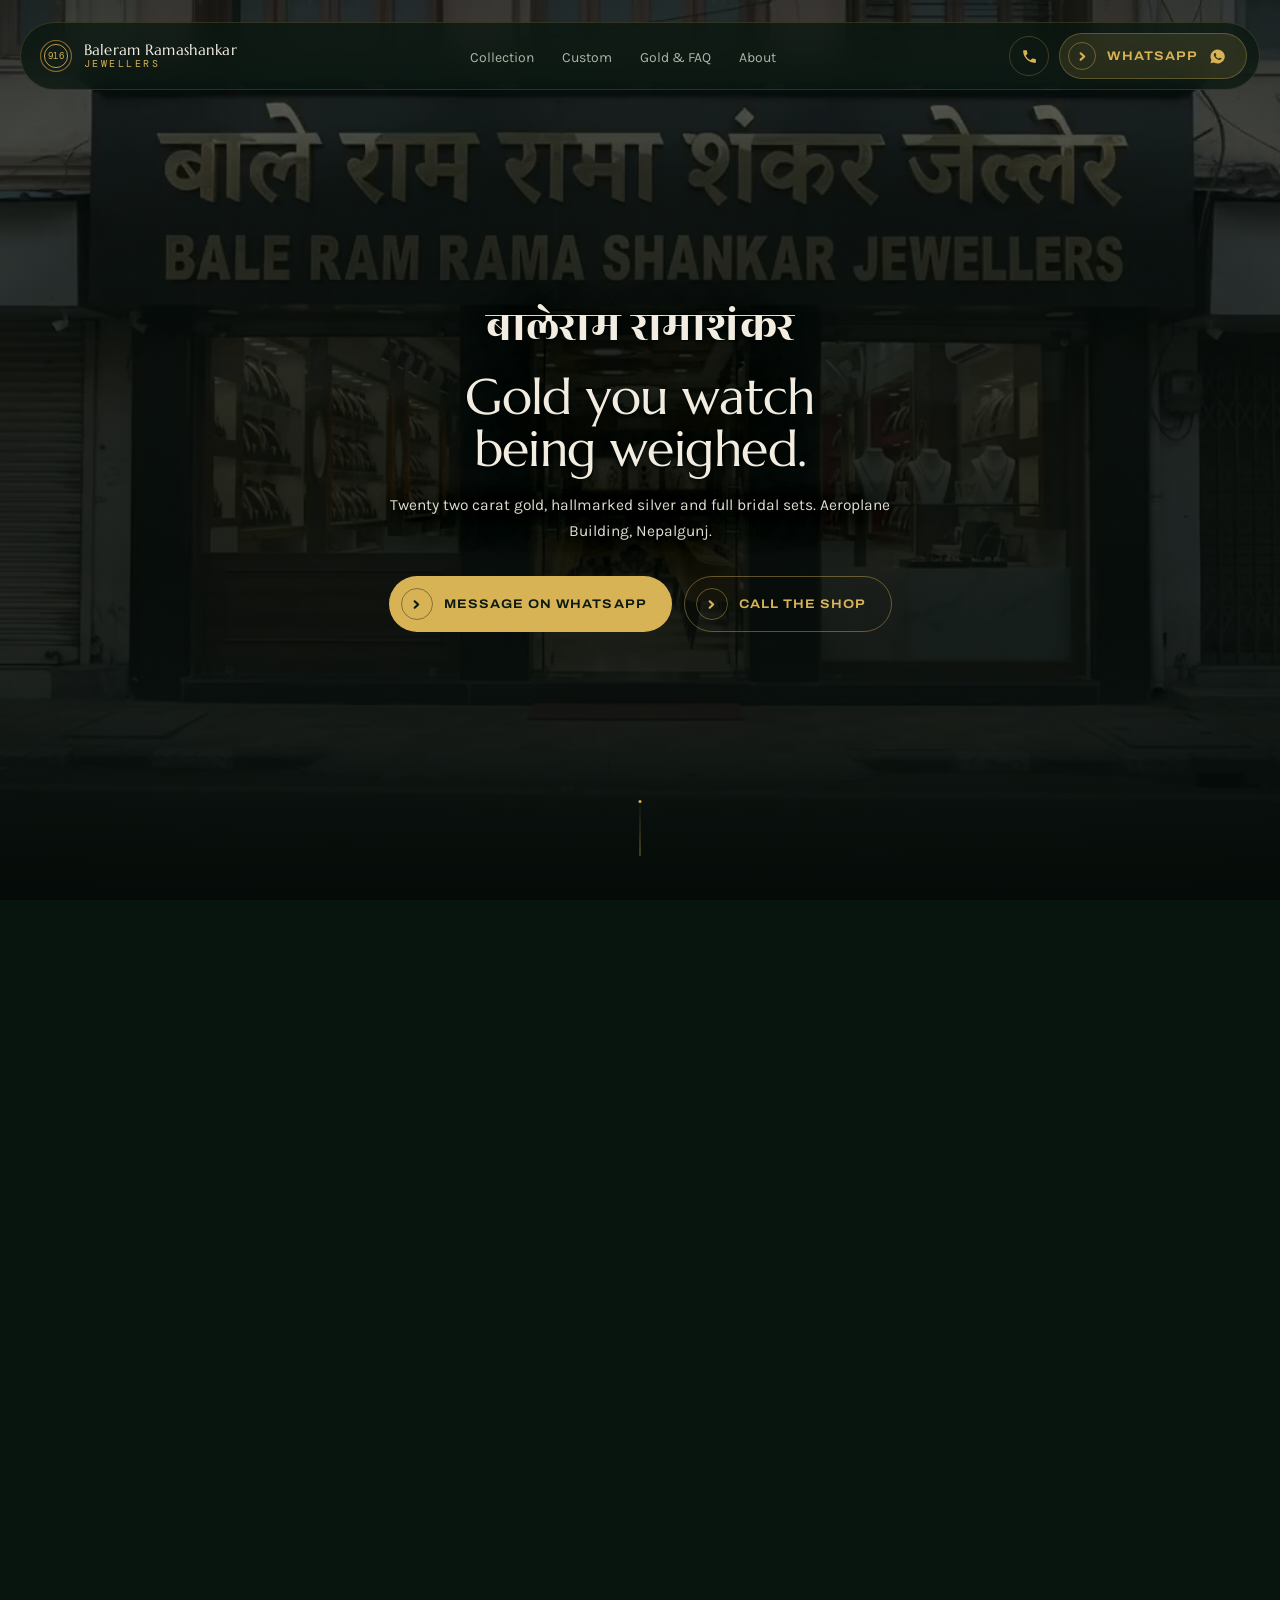
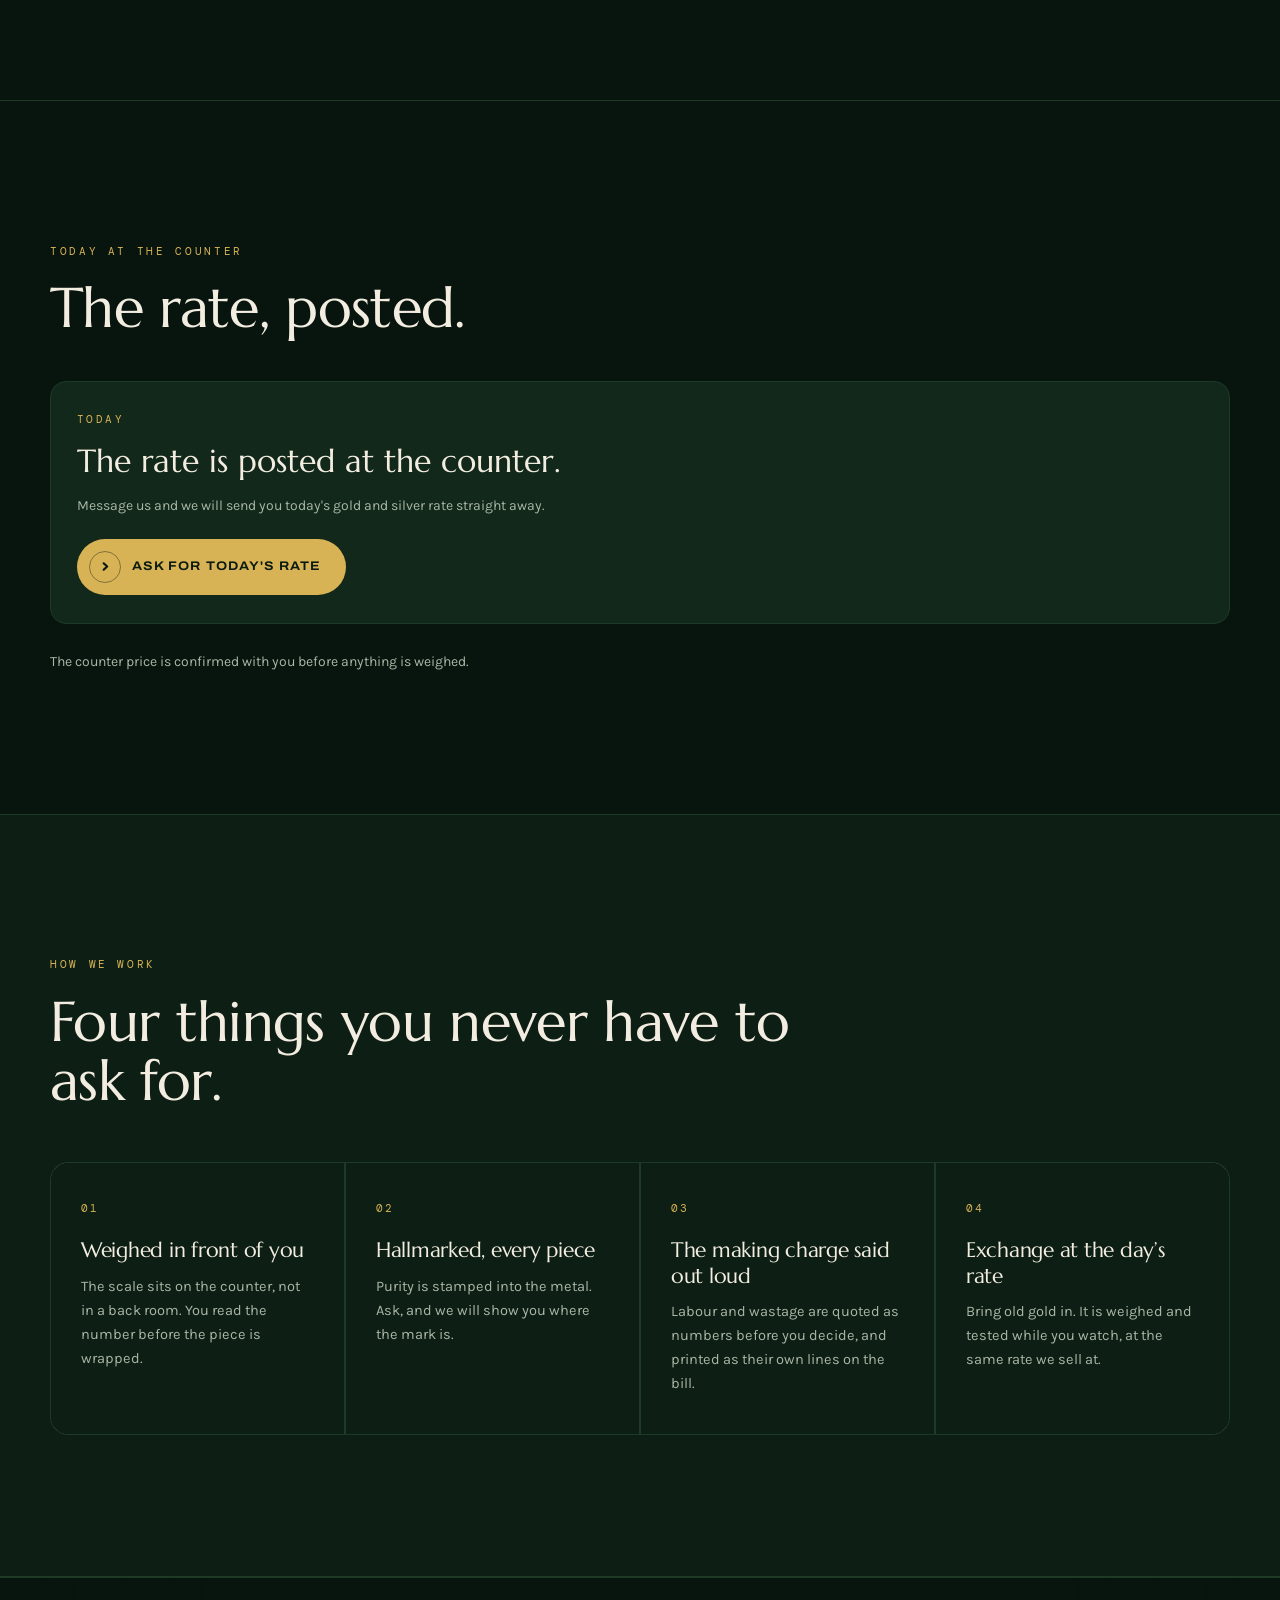
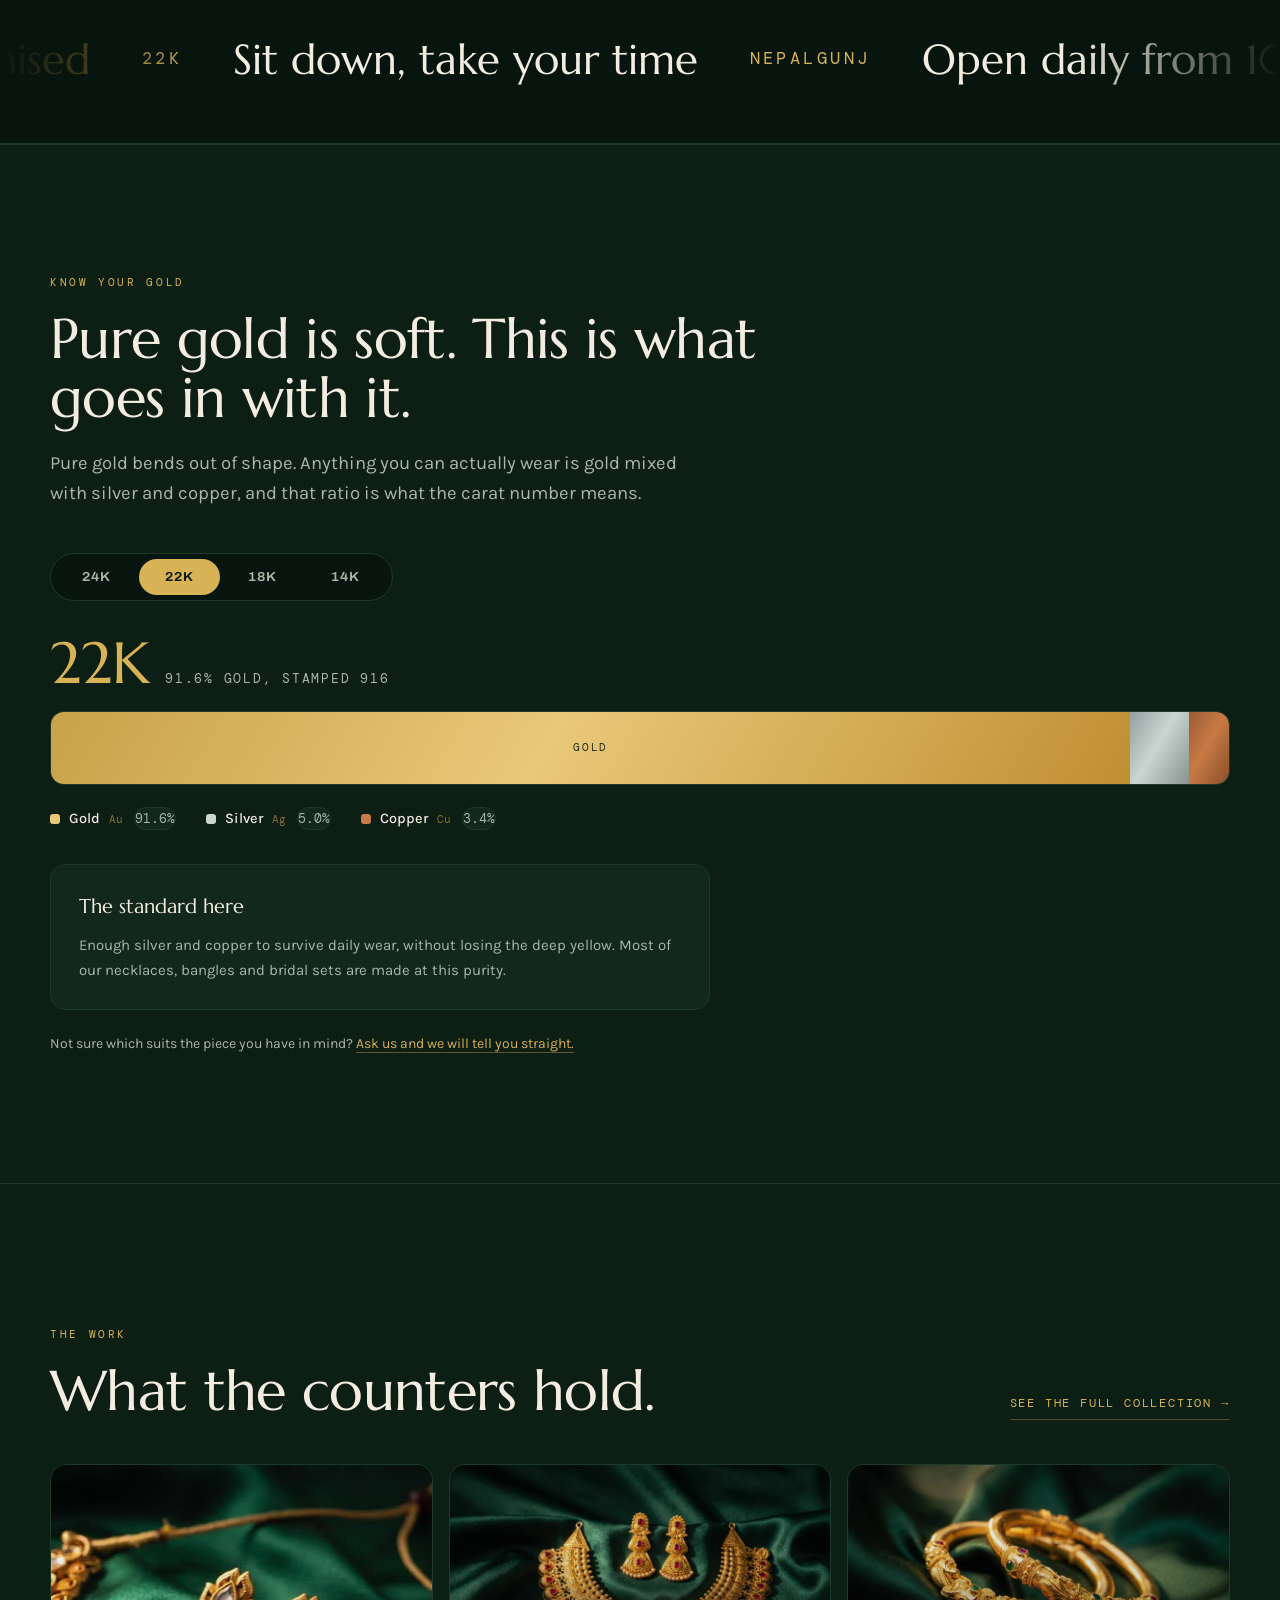
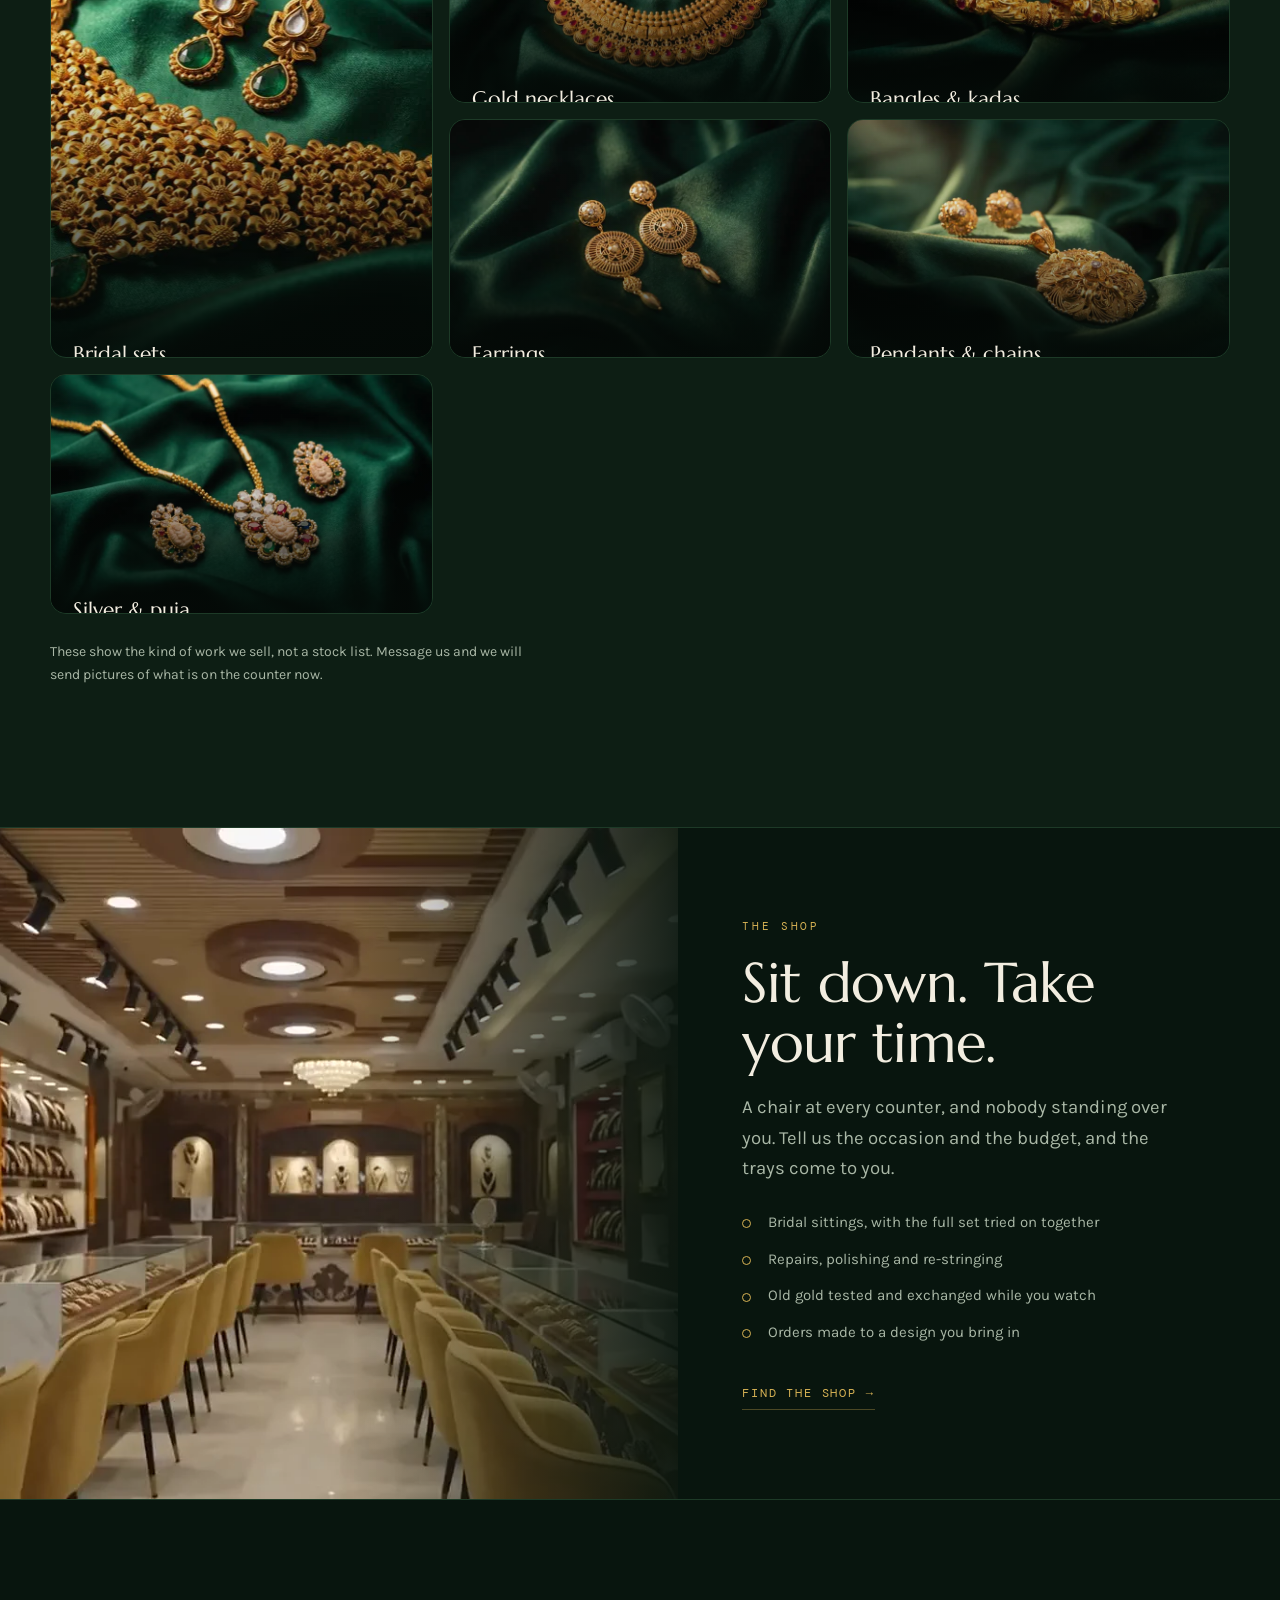
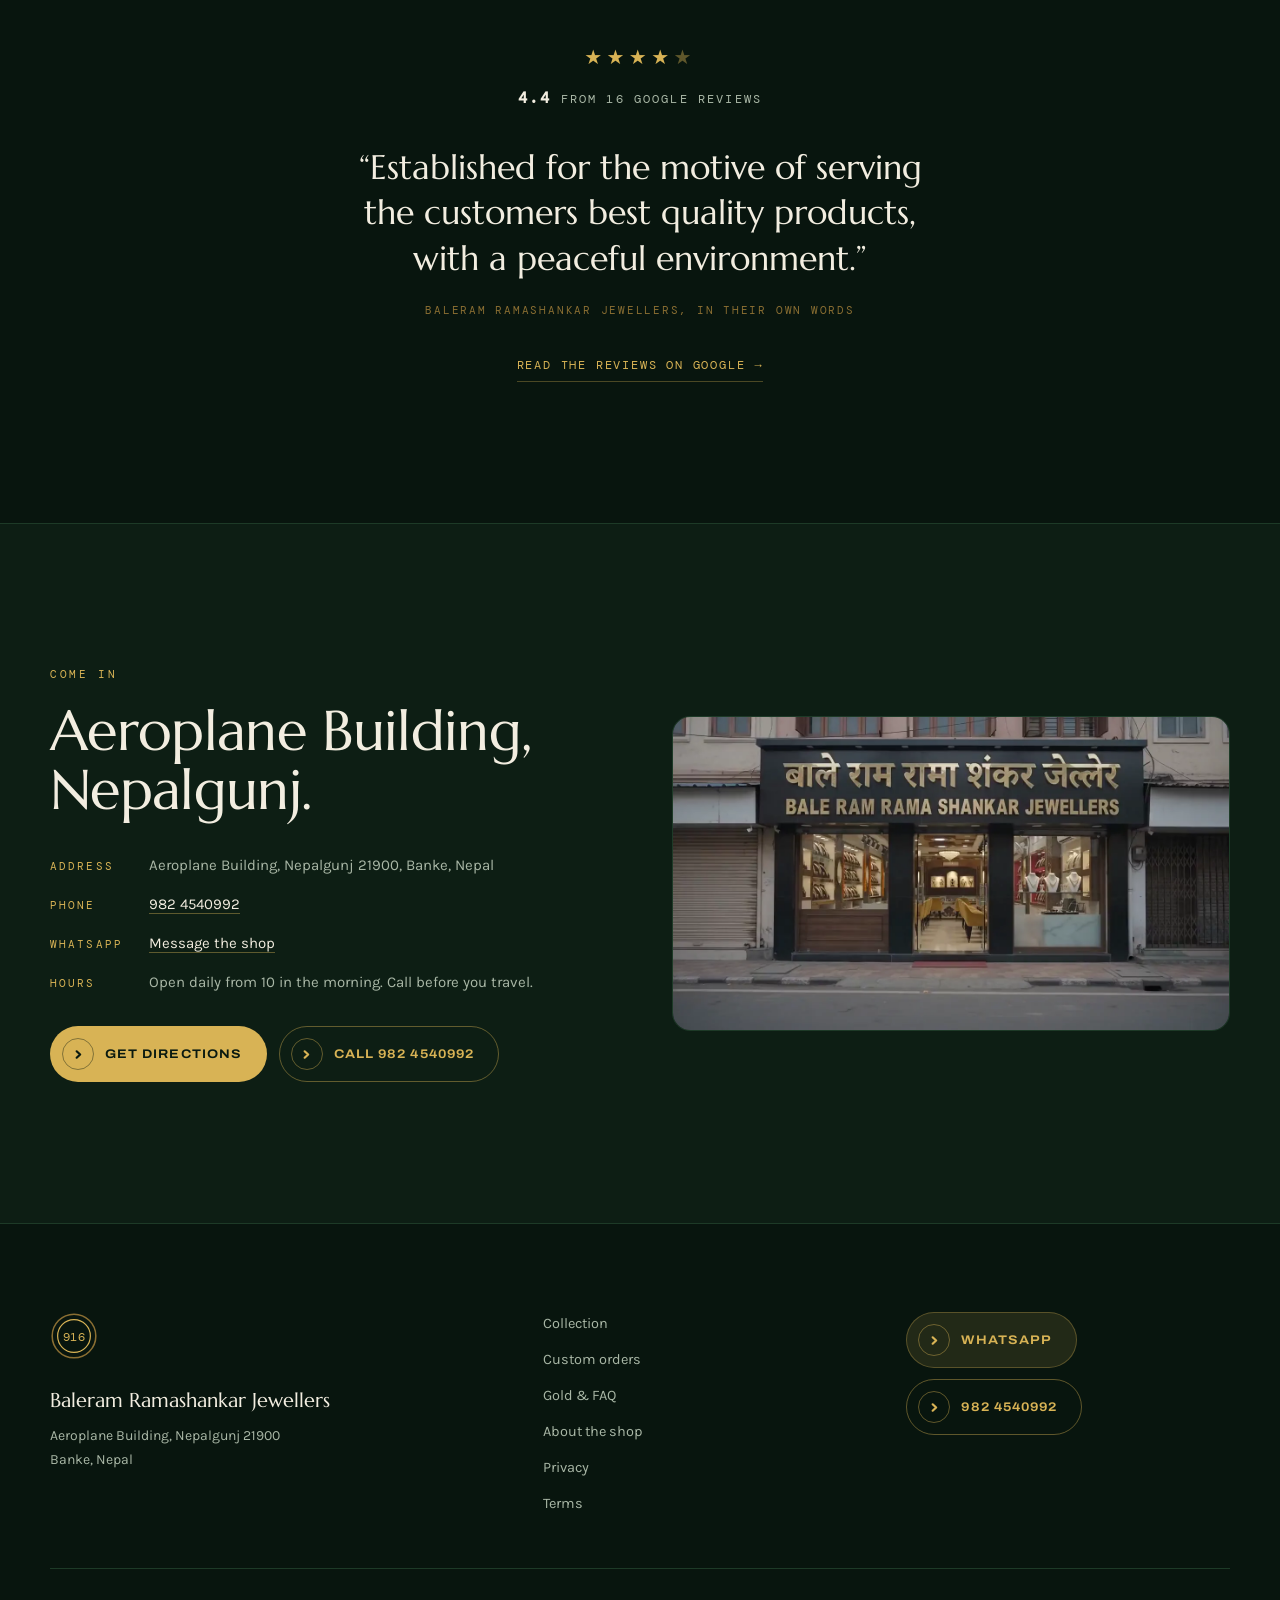
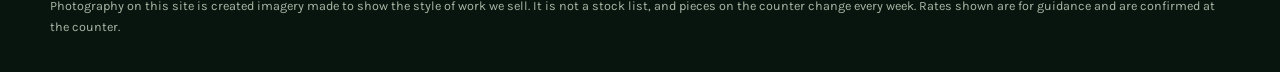
<file: site/index.html>
<!DOCTYPE html>
<html lang="en">
<head>
<meta charset="utf-8">
<meta name="viewport" content="width=device-width, initial-scale=1">
<title>Baleram Ramashankar Jewellers · Gold, silver and bridal sets in Nepalgunj</title>
<meta name="description" content="A gold and silver jeweller in the Aeroplane Building, Nepalgunj. Twenty two carat gold weighed in front of you, hallmarked silver, and full bridal sets. Call or message on WhatsApp.">
<link rel="canonical" href="https://REPLACE-WITH-YOUR-DOMAIN/">
<meta name="theme-color" content="#08150E">
<meta http-equiv="Content-Security-Policy" content="default-src 'self'; img-src 'self' data:; style-src 'self' 'unsafe-inline'; script-src 'self'; font-src 'self'; media-src 'self' blob:; frame-src https://www.google.com https://maps.google.com; connect-src 'self'; form-action 'none'; base-uri 'self'; object-src 'none'; frame-ancestors 'self'">
<meta name="referrer" content="strict-origin-when-cross-origin">
<meta property="og:type" content="website">
<meta property="og:site_name" content="Baleram Ramashankar Jewellers">
<meta property="og:locale" content="en_NP">
<meta property="og:title" content="Baleram Ramashankar Jewellers · Gold, silver and bridal sets in Nepalgunj">
<meta property="og:description" content="A gold and silver jeweller in the Aeroplane Building, Nepalgunj. Twenty two carat gold weighed in front of you, hallmarked silver, and full bridal sets. Call or message on WhatsApp.">
<meta property="og:url" content="https://REPLACE-WITH-YOUR-DOMAIN/">
<meta property="og:image" content="https://REPLACE-WITH-YOUR-DOMAIN/assets/video/hero-ending.jpg">
<meta property="og:image:alt" content="Baleram Ramashankar Jewellers, Nepalgunj">
<meta name="twitter:card" content="summary_large_image">
<meta name="twitter:title" content="Baleram Ramashankar Jewellers · Gold, silver and bridal sets in Nepalgunj">
<meta name="twitter:description" content="A gold and silver jeweller in the Aeroplane Building, Nepalgunj. Twenty two carat gold weighed in front of you, hallmarked silver, and full bridal sets. Call or message on WhatsApp.">
<meta name="twitter:image" content="https://REPLACE-WITH-YOUR-DOMAIN/assets/video/hero-ending.jpg">
<link rel="icon" href="data:image/svg+xml,%3Csvg xmlns='http://www.w3.org/2000/svg' viewBox='0 0 32 32'%3E%3Ccircle cx='16' cy='16' r='15' fill='%2308150E'/%3E%3Ccircle cx='16' cy='16' r='11' fill='none' stroke='%23D8B355' stroke-width='1.5'/%3E%3Ctext x='16' y='20' font-family='serif' font-size='10' fill='%23D8B355' text-anchor='middle'%3E916%3C/text%3E%3C/svg%3E">
<link rel="apple-touch-icon" href="data:image/svg+xml,%3Csvg xmlns='http://www.w3.org/2000/svg' viewBox='0 0 32 32'%3E%3Ccircle cx='16' cy='16' r='15' fill='%2308150E'/%3E%3Ccircle cx='16' cy='16' r='11' fill='none' stroke='%23D8B355' stroke-width='1.5'/%3E%3Ctext x='16' y='20' font-family='serif' font-size='10' fill='%23D8B355' text-anchor='middle'%3E916%3C/text%3E%3C/svg%3E">
<link rel="preload" href="assets/fonts/marcellus-latin-400.woff2" as="font" type="font/woff2" crossorigin>
<link rel="preload" href="assets/fonts/karla-latin-400.woff2" as="font" type="font/woff2" crossorigin>
<link rel="stylesheet" href="assets/css/fonts.css">
<link rel="stylesheet" href="assets/css/site.css">
</head>
<body>
<a class="skip" href="#main">Skip to content</a>
<div class="ground" aria-hidden="true"></div>

<nav class="nav" aria-label="Main">
  <a class="nav-mark" href="index.html">
    <svg class="punch" viewBox="0 0 44 44" aria-hidden="true"><g class="punch-g"><circle cx="22" cy="22" r="20" class="p-out"/><circle cx="22" cy="22" r="15" class="p-in"/><text x="22" y="26.5" class="p-t">916</text></g></svg>
    <span class="nav-name">Baleram Ramashankar<em>Jewellers</em></span>
  </a>
  <ul class="nav-links">
    <li><a href="collection.html">Collection</a></li>
    <li><a href="custom.html">Custom</a></li>
    <li><a href="faq.html">Gold &amp; FAQ</a></li>
    <li><a href="about.html">About</a></li>
  </ul>
  <div class="nav-act">
    <a class="ico" href="tel:+9779824540992" aria-label="Call the shop"><svg viewBox="0 0 24 24" aria-hidden="true"><path d="M6.6 10.8a15 15 0 0 0 6.6 6.6l2.2-2.2a1 1 0 0 1 1-.25 11.4 11.4 0 0 0 3.6.57 1 1 0 0 1 1 1V20a1 1 0 0 1-1 1A17 17 0 0 1 3 4a1 1 0 0 1 1-1h3.5a1 1 0 0 1 1 1 11.4 11.4 0 0 0 .57 3.6 1 1 0 0 1-.25 1z"/></svg></a>
    <a class="btn btn-wa" href="https://wa.me/9779824540992?text=Namaste%2C%20I%20saw%20your%20website%20and%20I%20have%20a%20question." target="_blank" rel="noopener">
      <svg viewBox="0 0 24 24" aria-hidden="true"><path d="M12 2a10 10 0 0 0-8.6 15l-1.3 4.7 4.8-1.26A10 10 0 1 0 12 2m5.1 13.6c-.22.6-1.3 1.18-1.78 1.22-.47.05-.9.23-3.06-.64-2.6-1.02-4.24-3.66-4.37-3.83-.13-.17-1.05-1.4-1.05-2.67s.66-1.9.9-2.16a.94.94 0 0 1 .68-.32h.49c.16 0 .37-.06.58.44l.8 1.94c.06.13.1.29 0 .46l-.3.45-.44.48c-.14.14-.29.3-.12.58s.73 1.2 1.56 1.95c1.07.95 1.98 1.25 2.26 1.39s.45.12.62-.07l.88-1.03c.2-.24.37-.18.62-.09l1.77.84c.26.13.43.19.5.3s.06.63-.16 1.24"/></svg>
      <span>WhatsApp</span>
    </a>
  </div>
</nav>

<main id="main" tabindex="-1">

<!-- ============ HERO ============ -->
<section class="hero" id="hero" aria-label="A walk through the showroom">
  <div class="stage" id="stage">
    <div class="poster" id="poster" aria-hidden="true"></div>
    <video id="hero-video" preload="none" muted playsinline aria-hidden="true" tabindex="-1"></video>
    <div class="scrim" aria-hidden="true"></div>
    <div class="dust" id="dust" aria-hidden="true"></div>

    <svg class="ring" id="ring" viewBox="0 0 48 48" aria-hidden="true">
      <circle cx="24" cy="24" r="20" fill="none" stroke="currentColor" stroke-width="2.5" stroke-dasharray="126" style="stroke-dashoffset:var(--ld,126)"/>
    </svg>

    <div class="bands" id="bands">

      <div class="band band-1" data-range="0,0.14" data-range-m="0,0.15" data-ramp="0.055">
        <div class="wordmark">
          <span class="wm-place chip">Aeroplane Building · Nepalgunj</span>
          <span class="wm-sub" data-split="words">Gold you watch being weighed.</span>
        </div>
      </div>

      <div class="band band-2" data-range="0.185,0.345" data-range-m="0.18,0.35" data-entrance="part">
        <p class="b-eyebrow chip">Inside</p>
        <h2 class="b-head"><span class="half" data-split="words">Walk in.</span><span class="half" data-split="words">Everything is out where you can see it.</span></h2>
      </div>

      <div class="band band-3" data-range="0.365,0.485" data-range-m="0.36,0.49" data-entrance="grid" data-spread="0.42">
        <p class="b-eyebrow chip">The gold wall</p>
        <h2 class="b-head" data-split="chars">Twenty two carat.</h2>
        <p class="b-body">Ninety one point six percent gold. Stamped, not promised.</p>
      </div>

      <div class="band band-4" data-range="0.50,0.645" data-range-m="0.50,0.65" data-entrance="rise">
        <p class="b-eyebrow chip">The bridal alcove</p>
        <h2 class="b-head" data-split="words">The set she will be photographed in.</h2>
        <p class="b-body">Rani haar, choker, tikka and jhumka, matched in the room and tried on before you decide.</p>
      </div>

      <div class="band band-5" data-range="0.70,1" data-range-m="0.70,1" data-entrance="settle">
        <p class="b-eyebrow chip">Silver &amp; puja</p>
        <h2 class="b-head" data-split="words">Come and see it in person.</h2>
        <p class="b-body">Thalis, tea sets, diyas and idols. Weighed, wrapped and carried home the same day.</p>
        <div class="b-cta">
          <a class="btn btn-gold" href="https://wa.me/9779824540992?text=Namaste%2C%20I%20would%20like%20to%20visit%20the%20shop." target="_blank" rel="noopener">Message on WhatsApp</a>
          <a class="btn btn-ghost" href="tel:+9779824540992">Call 982 4540992</a>
        </div>
      </div>

    </div>

    <!-- the static hero: phones, portrait tablets, reduced motion -->
    <div class="static-hero" id="static-hero">
      <div class="sh-inner">
        <span class="wm-dev" lang="ne">बालेराम रामाशंकर</span>
        <h1 class="sh-head">Gold you watch being weighed.</h1>
        <p class="sh-sub">Twenty two carat gold, hallmarked silver and full bridal sets. Aeroplane Building, Nepalgunj.</p>
        <div class="b-cta">
          <a class="btn btn-gold" href="https://wa.me/9779824540992?text=Namaste%2C%20I%20saw%20your%20website%20and%20I%20have%20a%20question." target="_blank" rel="noopener">Message on WhatsApp</a>
          <a class="btn btn-ghost" href="tel:+9779824540992">Call the shop</a>
        </div>
      </div>
    </div>

    <div class="cue" id="cue" aria-hidden="true"><span></span></div>
  </div>
</section>

<!-- ============ RATE BOARD ============ -->
<section class="rates reveal" id="rates" aria-labelledby="rates-h">
  <div class="wrap">
    <div class="rates-head">
      <p class="eyebrow">Today at the counter</p>
      <h2 id="rates-h" class="h2">The rate, posted.</h2>
    </div>
    <div class="rate-grid" id="rate-grid">
      <p class="rate-fallback">Ask at the counter for today’s rate.</p>
    </div>
    <p class="rates-note" id="rates-note">The counter price is confirmed with you before anything is weighed.</p>
  </div>
</section>

<!-- ============ FOUR PROMISES ============ -->
<section class="promises reveal" aria-labelledby="pr-h">
  <div class="wrap">
    <p class="eyebrow">How we work</p>
    <h2 id="pr-h" class="h2 h2-wide">Four things you never have to ask for.</h2>
    <ol class="pr-list">
      <li class="pr"><span class="pr-n">01</span><h3>Weighed in front of you</h3><p>The scale sits on the counter, not in a back room. You read the number before the piece is wrapped.</p></li>
      <li class="pr"><span class="pr-n">02</span><h3>Hallmarked, every piece</h3><p>Purity is stamped into the metal. Ask, and we will show you where the mark is.</p></li>
      <li class="pr"><span class="pr-n">03</span><h3>The making charge said out loud</h3><p>Labour and wastage are quoted as numbers before you decide, and printed as their own lines on the bill.</p></li>
      <li class="pr"><span class="pr-n">04</span><h3>Exchange at the day’s rate</h3><p>Bring old gold in. It is weighed and tested while you watch, at the same rate we sell at.</p></li>
    </ol>
  </div>
</section>

<!-- ============ STATEMENT MARQUEE ============ -->
<section class="mq" aria-label="What this shop stands for">
  <div class="mq-track">
    <span>
      Weighed in front of you <b>916</b>
      <em>Stamped, not promised</em> <b>22K</b>
      Sit down, take your time <b>NEPALGUNJ</b>
      Open daily from 10 <b>·</b>
    </span>
  </div>
</section>

<!-- ============ METAL PURITY BAR (interactive) ============ -->
<section class="alloy reveal" id="purity" aria-labelledby="al-h">
  <div class="wrap">
    <p class="eyebrow">Know your gold</p>
    <h2 id="al-h" class="h2 h2-wide">Pure gold is soft. This is what goes in with it.</h2>
    <p class="lede">Pure gold bends out of shape. Anything you can actually wear is gold mixed with silver and copper, and that ratio is what the carat number means.</p>

    <div class="alloy-pick" role="group" aria-label="Choose a gold purity">
      <button type="button" class="ap" data-k="24K">24K</button>
      <button type="button" class="ap on" data-k="22K" aria-pressed="true">22K</button>
      <button type="button" class="ap" data-k="18K">18K</button>
      <button type="button" class="ap" data-k="14K">14K</button>
      <span class="ap-ind" aria-hidden="true"></span>
    </div>

    <div class="alloy-read">
      <span class="ar-k" id="alloyK">22K</span>
      <span class="ar-p" id="alloyP">91.6% gold · stamped 916</span>
    </div>

    <div class="alloy-bar" id="alloyBar" role="img" aria-live="polite" aria-label="22 carat gold is 91.6 percent gold, 5 percent silver and 3.4 percent copper">
      <span class="seg au" style="--w:91.6%"><i>Gold</i></span>
      <span class="seg ag" style="--w:5%"><i>Silver</i></span>
      <span class="seg cu" style="--w:3.4%"><i>Copper</i></span>
    </div>

    <ul class="alloy-legend">
      <li><span class="dot au"></span><b>Gold</b><em>Au</em><span class="pc" id="pcAu">91.6%</span></li>
      <li><span class="dot ag"></span><b>Silver</b><em>Ag</em><span class="pc" id="pcAg">5.0%</span></li>
      <li><span class="dot cu"></span><b>Copper</b><em>Cu</em><span class="pc" id="pcCu">3.4%</span></li>
    </ul>

    <div class="alloy-note">
      <b id="alloyTitle">The standard here</b>
      <p id="alloyNote">Enough silver and copper to survive daily wear, without losing the deep yellow. Most of our necklaces, bangles and bridal sets are made at this purity.</p>
    </div>

    <p class="alloy-foot">Not sure which suits the piece you have in mind? <a href="https://wa.me/9779824540992?text=Namaste%2C%20which%20carat%20should%20I%20choose%3F" target="_blank" rel="noopener">Ask us and we will tell you straight.</a></p>
  </div>
</section>

<!-- ============ COLLECTION ============ -->
<section class="coll reveal" aria-labelledby="co-h">
  <div class="wrap">
    <div class="coll-head">
      <div><p class="eyebrow">The work</p><h2 id="co-h" class="h2">What the counters hold.</h2></div>
      <a class="link-arrow" href="collection.html">See the full collection <span aria-hidden="true">&rarr;</span></a>
    </div>
    <div class="coll-grid">
      <a class="cc cc-tall" href="collection.html#bridal"><picture><source type="image/webp" srcset="assets/img/gold-bib-880.webp"><img src="assets/img/gold-bib-880.jpg" alt="A gold bib necklace with kundan stones and matching drop earrings" width="880" height="491" loading="lazy"></picture><span class="cc-l"><em>Bridal sets</em><i>Rani haar, choker, tikka, jhumka</i></span></a>
      <a class="cc" href="collection.html#gold"><picture><source type="image/webp" srcset="assets/img/classic-gold-880.webp"><img src="assets/img/classic-gold-880.jpg" alt="A traditional gold necklace with ruby drops and matching earrings" width="880" height="491" loading="lazy"></picture><span class="cc-l"><em>Gold necklaces</em><i>22K, hallmarked</i></span></a>
      <a class="cc" href="collection.html#bangles"><picture><source type="image/webp" srcset="assets/img/bangles-880.webp"><img src="assets/img/bangles-880.jpg" alt="A pair of carved gold bangles set with ruby and emerald stones" width="880" height="491" loading="lazy"></picture><span class="cc-l"><em>Bangles &amp; kadas</em><i>Plain, carved, stone set</i></span></a>
      <a class="cc" href="collection.html#earrings"><picture><source type="image/webp" srcset="assets/img/filigree-earrings-880.webp"><img src="assets/img/filigree-earrings-880.jpg" alt="Round gold filigree chandelier earrings" width="880" height="491" loading="lazy"></picture><span class="cc-l"><em>Earrings</em><i>Jhumka, chandbali, studs</i></span></a>
      <a class="cc" href="collection.html#pendants"><picture><source type="image/webp" srcset="assets/img/filigree-pendant-880.webp"><img src="assets/img/filigree-pendant-880.jpg" alt="A round gold filigree pendant with matching stud earrings" width="880" height="491" loading="lazy"></picture><span class="cc-l"><em>Pendants &amp; chains</em><i>Daily wear and gifting</i></span></a>
      <a class="cc" href="collection.html#puja"><picture><source type="image/webp" srcset="assets/img/navratna-ganesha-880.webp"><img src="assets/img/navratna-ganesha-880.jpg" alt="A navratna pendant set with a carved coral Ganesha and pearl border" width="880" height="491" loading="lazy"></picture><span class="cc-l"><em>Silver &amp; puja</em><i>Thali, diya, idols, gifting</i></span></a>
    </div>
    <p class="coll-note">These show the kind of work we sell, not a stock list. Message us and we will send pictures of what is on the counter now.</p>
  </div>
</section>

<!-- ============ THE SHOWROOM ============ -->
<section class="room reveal" aria-labelledby="rm-h">
  <div class="room-img"><picture><source type="image/webp" srcset="assets/img/hall.webp"><img src="assets/img/hall.jpg" alt="The showroom hall, with lit gold displays down both sides and chairs at the counters" width="1280" height="720" loading="lazy"></picture></div>
  <div class="room-copy">
    <div class="room-inner">
      <p class="eyebrow">The shop</p>
      <h2 id="rm-h" class="h2">Sit down. Take your time.</h2>
      <p class="lede">A chair at every counter, and nobody standing over you. Tell us the occasion and the budget, and the trays come to you.</p>
      <ul class="room-list">
        <li>Bridal sittings, with the full set tried on together</li>
        <li>Repairs, polishing and re-stringing</li>
        <li>Old gold tested and exchanged while you watch</li>
        <li>Orders made to a design you bring in</li>
      </ul>
      <a class="link-arrow" href="about.html">Find the shop <span aria-hidden="true">&rarr;</span></a>
    </div>
  </div>
</section>

<!-- ============ TRUST ============ -->
<section class="says reveal" aria-labelledby="sy-h">
  <div class="wrap says-wrap">
    <div class="stars" aria-hidden="true"><span>&#9733;</span><span>&#9733;</span><span>&#9733;</span><span>&#9733;</span><span class="half-star">&#9733;</span></div>
    <p class="rating"><strong>4.4</strong> from 16 Google reviews</p>
    <blockquote class="quote">
      <p id="sy-h">Established for the motive of serving the customers best quality products, with a peaceful environment.</p>
      <cite>Baleram Ramashankar Jewellers, in their own words</cite>
    </blockquote>
    <a class="link-arrow" href="https://www.google.com/maps/search/?api=1&amp;query=Baleram+Ramashankar+Jewellers+Nepalgunj" target="_blank" rel="noopener">Read the reviews on Google <span aria-hidden="true">&rarr;</span></a>
  </div>
</section>

<!-- ============ VISIT ============ -->
<section class="visit reveal" id="visit" aria-labelledby="vs-h">
  <div class="wrap visit-grid">
    <div>
      <p class="eyebrow">Come in</p>
      <h2 id="vs-h" class="h2">Aeroplane Building,<br>Nepalgunj.</h2>
      <dl class="vlist">
        <dt>Address</dt><dd>Aeroplane Building, Nepalgunj 21900, Banke, Nepal</dd>
        <dt>Phone</dt><dd><a href="tel:+9779824540992">982 4540992</a></dd>
        <dt>WhatsApp</dt><dd><a href="https://wa.me/9779824540992" target="_blank" rel="noopener">Message the shop</a></dd>
        <dt>Hours</dt><dd id="hours-cell">Open daily from 10 in the morning. Call before you travel.</dd>
      </dl>
      <div class="b-cta">
        <a class="btn btn-gold" href="https://www.google.com/maps/search/?api=1&amp;query=Baleram+Ramashankar+Jewellers+Nepalgunj" target="_blank" rel="noopener">Get directions</a>
        <a class="btn btn-ghost" href="tel:+9779824540992">Call 982 4540992</a>
      </div>
    </div>
    <div class="visit-img"><picture><source type="image/webp" srcset="assets/video/hero-poster.webp"><img src="assets/video/hero-poster.jpg" alt="The shopfront of Baleram Ramashankar Jewellers seen from across the street" width="1280" height="720" loading="lazy"></picture></div>
  </div>
</section>

</main>

<footer class="foot">
  <div class="wrap foot-grid">
    <div class="foot-brand">
      <svg class="punch punch-lg" viewBox="0 0 44 44" aria-hidden="true"><g class="punch-g"><circle cx="22" cy="22" r="20" class="p-out"/><circle cx="22" cy="22" r="15" class="p-in"/><text x="22" y="26.5" class="p-t">916</text></g></svg>
      <p class="foot-name">Baleram Ramashankar Jewellers</p>
      <p class="foot-add">Aeroplane Building, Nepalgunj 21900<br>Banke, Nepal</p>
    </div>
    <nav class="foot-nav" aria-label="Footer">
      <a href="collection.html">Collection</a>
      <a href="custom.html">Custom orders</a>
      <a href="faq.html">Gold &amp; FAQ</a>
      <a href="about.html">About the shop</a>
      <a href="privacy.html">Privacy</a>
      <a href="terms.html">Terms</a>
    </nav>
    <div class="foot-act">
      <a class="btn btn-wa" href="https://wa.me/9779824540992" target="_blank" rel="noopener"><span>WhatsApp</span></a>
      <a class="btn btn-ghost" href="tel:+9779824540992">982 4540992</a>
    </div>
  </div>
  <p class="foot-fine">Photography on this site is created imagery made to show the style of work we sell. It is not a stock list, and pieces on the counter change every week. Rates shown are for guidance and are confirmed at the counter.</p>
</footer>

<script src="assets/data/rates.js"></script>
<script src="assets/js/site.js"></script>
<script src="assets/js/hero.js"></script>
</body>
</html>
</file>
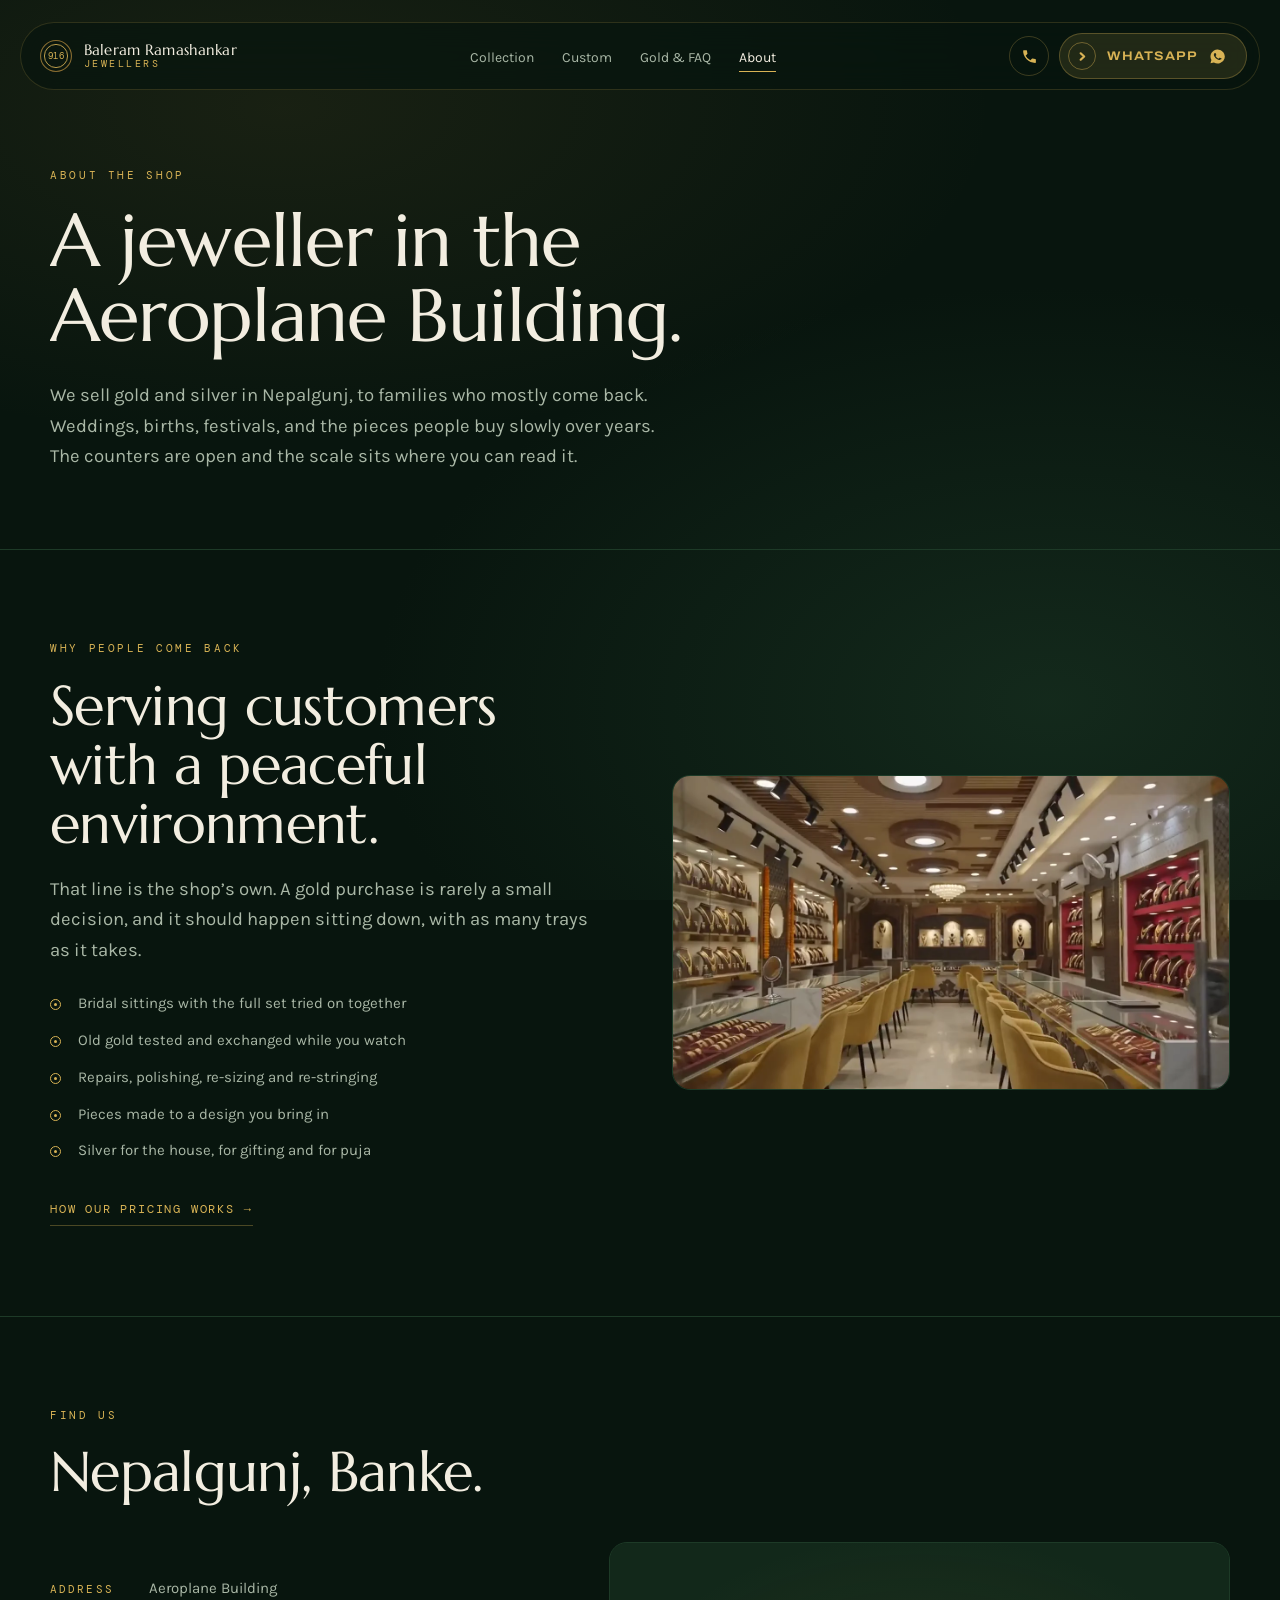
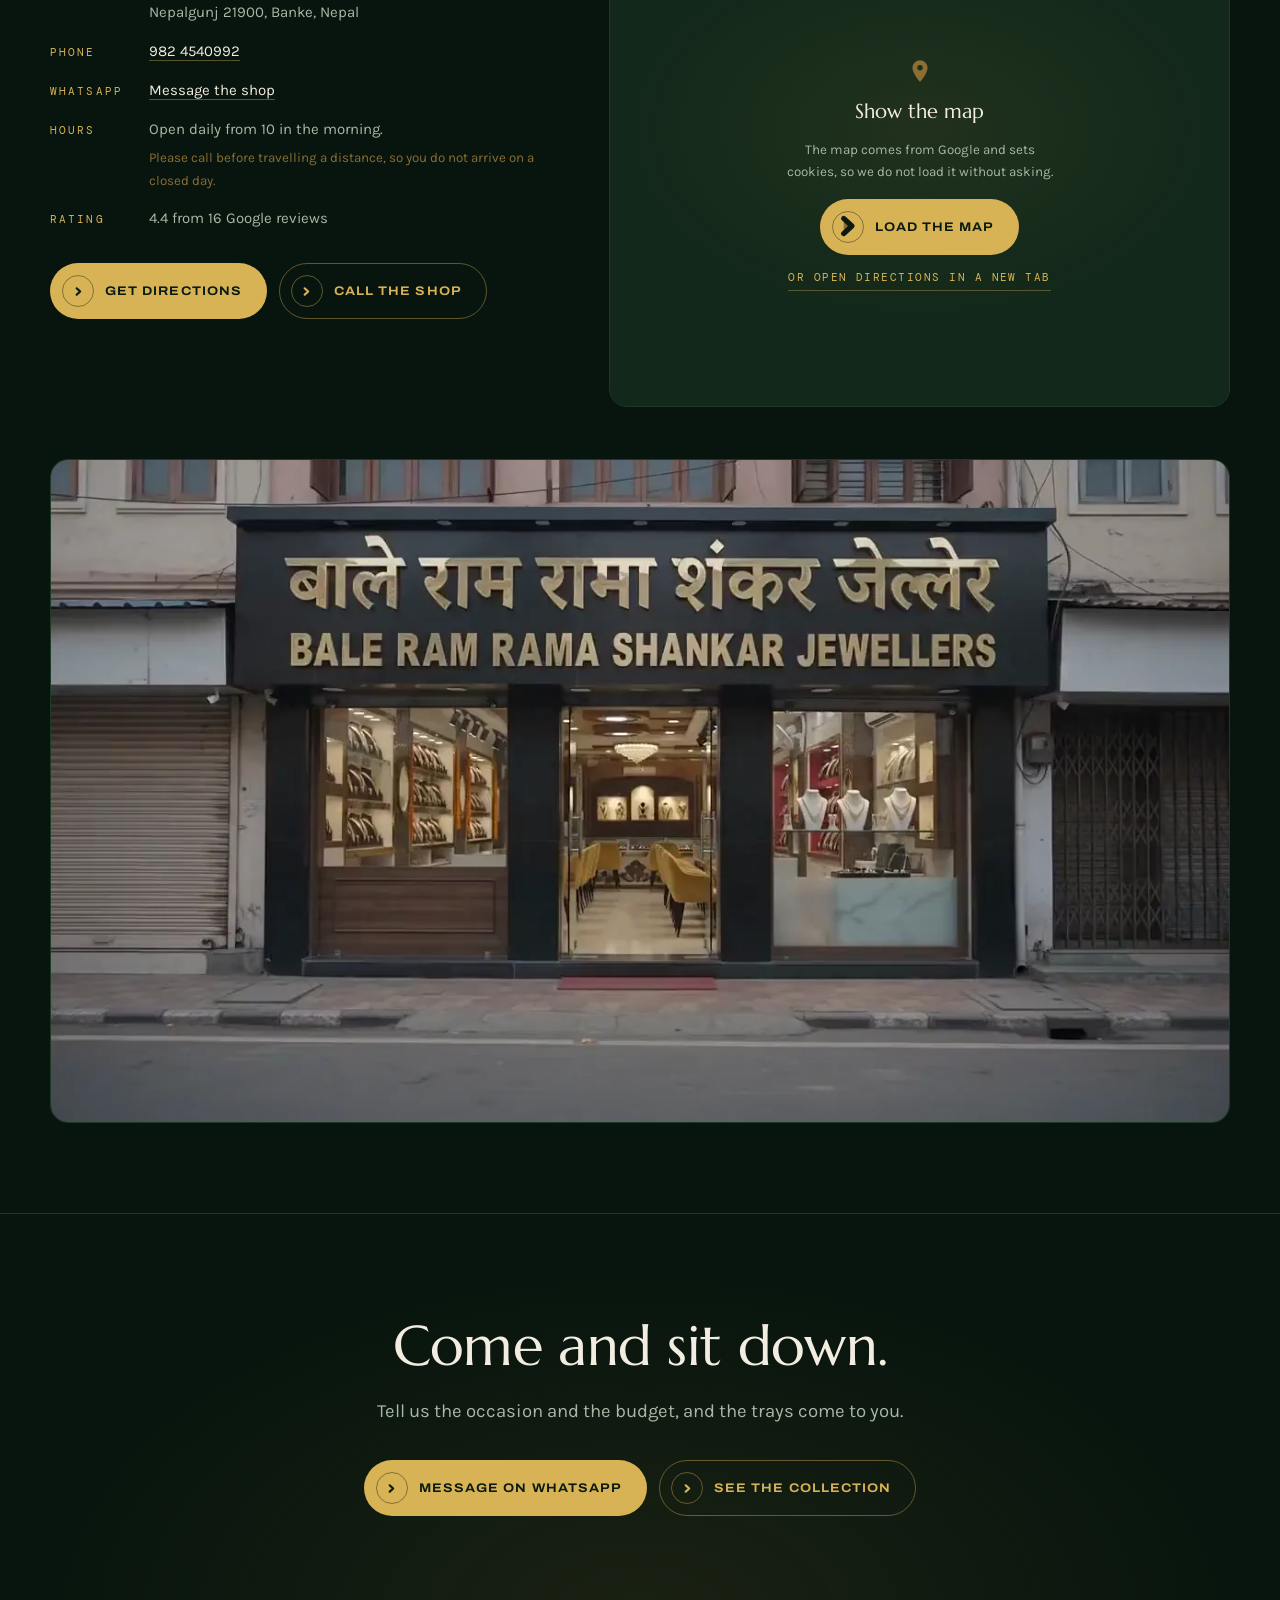
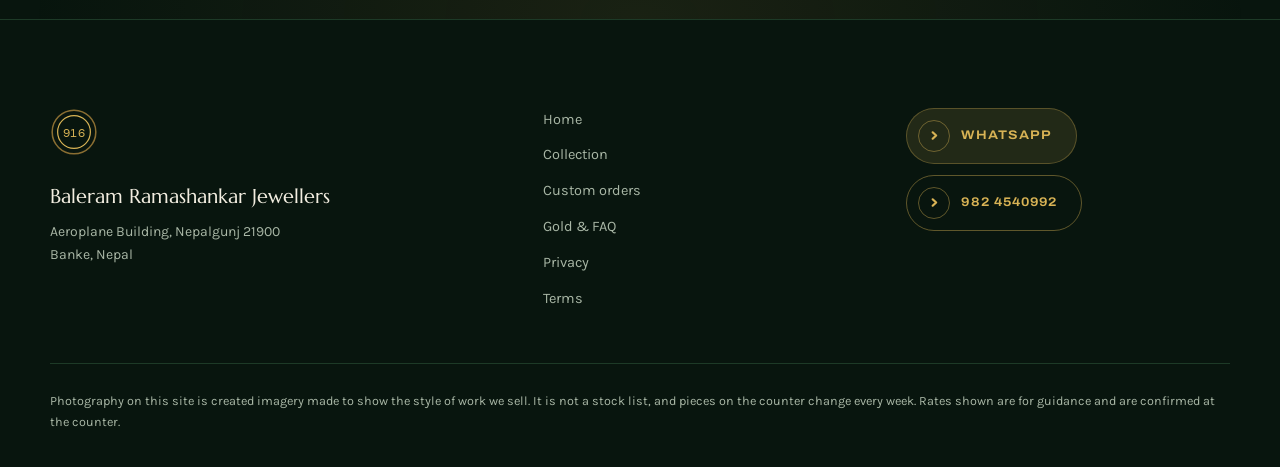
<file: site/about.html>
<!DOCTYPE html>
<html lang="en">
<head>
<meta charset="utf-8">
<meta name="viewport" content="width=device-width, initial-scale=1">
<title>About and find us · Baleram Ramashankar Jewellers, Nepalgunj</title>
<meta name="description" content="A gold and silver jeweller in the Aeroplane Building, Nepalgunj. Address, opening hours, directions and how to reach us.">
<link rel="canonical" href="https://REPLACE-WITH-YOUR-DOMAIN/about.html">
<meta name="theme-color" content="#08150E">
<meta http-equiv="Content-Security-Policy" content="default-src 'self'; img-src 'self' data:; style-src 'self' 'unsafe-inline'; script-src 'self'; font-src 'self'; media-src 'self' blob:; frame-src https://www.google.com https://maps.google.com; connect-src 'self'; form-action 'none'; base-uri 'self'; object-src 'none'; frame-ancestors 'self'">
<meta name="referrer" content="strict-origin-when-cross-origin">
<meta property="og:type" content="website">
<meta property="og:site_name" content="Baleram Ramashankar Jewellers">
<meta property="og:locale" content="en_NP">
<meta property="og:title" content="About and find us · Baleram Ramashankar Jewellers, Nepalgunj">
<meta property="og:description" content="A gold and silver jeweller in the Aeroplane Building, Nepalgunj. Address, opening hours, directions and how to reach us.">
<meta property="og:url" content="https://REPLACE-WITH-YOUR-DOMAIN/about.html">
<meta property="og:image" content="https://REPLACE-WITH-YOUR-DOMAIN/assets/video/hero-poster.jpg">
<meta property="og:image:alt" content="Baleram Ramashankar Jewellers, Nepalgunj">
<meta name="twitter:card" content="summary_large_image">
<meta name="twitter:title" content="About and find us · Baleram Ramashankar Jewellers, Nepalgunj">
<meta name="twitter:description" content="A gold and silver jeweller in the Aeroplane Building, Nepalgunj. Address, opening hours, directions and how to reach us.">
<meta name="twitter:image" content="https://REPLACE-WITH-YOUR-DOMAIN/assets/video/hero-poster.jpg">
<link rel="icon" href="data:image/svg+xml,%3Csvg xmlns='http://www.w3.org/2000/svg' viewBox='0 0 32 32'%3E%3Ccircle cx='16' cy='16' r='15' fill='%2308150E'/%3E%3Ccircle cx='16' cy='16' r='11' fill='none' stroke='%23D8B355' stroke-width='1.5'/%3E%3Ctext x='16' y='20' font-family='serif' font-size='10' fill='%23D8B355' text-anchor='middle'%3E916%3C/text%3E%3C/svg%3E">
<link rel="apple-touch-icon" href="data:image/svg+xml,%3Csvg xmlns='http://www.w3.org/2000/svg' viewBox='0 0 32 32'%3E%3Ccircle cx='16' cy='16' r='15' fill='%2308150E'/%3E%3Ccircle cx='16' cy='16' r='11' fill='none' stroke='%23D8B355' stroke-width='1.5'/%3E%3Ctext x='16' y='20' font-family='serif' font-size='10' fill='%23D8B355' text-anchor='middle'%3E916%3C/text%3E%3C/svg%3E">
<link rel="preload" href="assets/fonts/marcellus-latin-400.woff2" as="font" type="font/woff2" crossorigin>
<link rel="preload" href="assets/fonts/karla-latin-400.woff2" as="font" type="font/woff2" crossorigin>
<link rel="stylesheet" href="assets/css/fonts.css">
<link rel="stylesheet" href="assets/css/site.css">
</head>
<body class="sub">
<a class="skip" href="#main">Skip to content</a>
<div class="ground" aria-hidden="true"></div>

<nav class="nav" aria-label="Main">
  <a class="nav-mark" href="index.html">
    <svg class="punch" viewBox="0 0 44 44" aria-hidden="true"><g class="punch-g"><circle cx="22" cy="22" r="20" class="p-out"/><circle cx="22" cy="22" r="15" class="p-in"/><text x="22" y="26.5" class="p-t">916</text></g></svg>
    <span class="nav-name">Baleram Ramashankar<em>Jewellers</em></span>
  </a>
  <ul class="nav-links">
    <li><a href="collection.html">Collection</a></li>
    <li><a href="custom.html">Custom</a></li>
    <li><a href="faq.html">Gold &amp; FAQ</a></li>
    <li><a href="about.html">About</a></li>
  </ul>
  <div class="nav-act">
    <a class="ico" href="tel:+9779824540992" aria-label="Call the shop"><svg viewBox="0 0 24 24" aria-hidden="true"><path d="M6.6 10.8a15 15 0 0 0 6.6 6.6l2.2-2.2a1 1 0 0 1 1-.25 11.4 11.4 0 0 0 3.6.57 1 1 0 0 1 1 1V20a1 1 0 0 1-1 1A17 17 0 0 1 3 4a1 1 0 0 1 1-1h3.5a1 1 0 0 1 1 1 11.4 11.4 0 0 0 .57 3.6 1 1 0 0 1-.25 1z"/></svg></a>
    <a class="btn btn-wa" href="https://wa.me/9779824540992?text=Namaste%2C%20I%20would%20like%20to%20visit%20the%20shop." target="_blank" rel="noopener"><svg viewBox="0 0 24 24" aria-hidden="true"><path d="M12 2a10 10 0 0 0-8.6 15l-1.3 4.7 4.8-1.26A10 10 0 1 0 12 2m5.1 13.6c-.22.6-1.3 1.18-1.78 1.22-.47.05-.9.23-3.06-.64-2.6-1.02-4.24-3.66-4.37-3.83-.13-.17-1.05-1.4-1.05-2.67s.66-1.9.9-2.16a.94.94 0 0 1 .68-.32h.49c.16 0 .37-.06.58.44l.8 1.94c.06.13.1.29 0 .46l-.3.45-.44.48c-.14.14-.29.3-.12.58s.73 1.2 1.56 1.95c1.07.95 1.98 1.25 2.26 1.39s.45.12.62-.07l.88-1.03c.2-.24.37-.18.62-.09l1.77.84c.26.13.43.19.5.3s.06.63-.16 1.24"/></svg><span>WhatsApp</span></a>
  </div>
</nav>

<main id="main" tabindex="-1">

<header class="phead reveal">
  <div class="wrap">
    <p class="eyebrow">About the shop</p>
    <h1 class="phead-h">A jeweller in the<br>Aeroplane Building.</h1>
    <p class="lede">We sell gold and silver in Nepalgunj, to families who mostly come back. Weddings, births, festivals, and the pieces people buy slowly over years. The counters are open and the scale sits where you can read it.</p>
  </div>
</header>

<section class="split reveal" aria-labelledby="ab-h">
  <div class="wrap split-grid">
    <div>
      <p class="eyebrow">Why people come back</p>
      <h2 id="ab-h" class="h2">Serving customers with a peaceful environment.</h2>
      <p class="lede">That line is the shop’s own. A gold purchase is rarely a small decision, and it should happen sitting down, with as many trays as it takes.</p>
      <ul class="tick-list">
        <li>Bridal sittings with the full set tried on together</li>
        <li>Old gold tested and exchanged while you watch</li>
        <li>Repairs, polishing, re-sizing and re-stringing</li>
        <li>Pieces made to a design you bring in</li>
        <li>Silver for the house, for gifting and for puja</li>
      </ul>
      <a class="link-arrow" href="faq.html">How our pricing works <span aria-hidden="true">&rarr;</span></a>
    </div>
    <div class="split-img"><picture><source type="image/webp" srcset="assets/img/hall.webp"><img src="assets/img/hall.jpg" alt="The showroom hall with lit gold displays down both sides and chairs at every counter" width="1280" height="720" loading="lazy"></picture></div>
  </div>
</section>

<section class="find reveal" id="find" aria-labelledby="fd-h">
  <div class="wrap">
    <p class="eyebrow">Find us</p>
    <h2 id="fd-h" class="h2 h2-wide">Nepalgunj, Banke.</h2>
    <div class="find-grid">
      <div class="find-info">
        <dl class="vlist">
          <dt>Address</dt><dd>Aeroplane Building<br>Nepalgunj 21900, Banke, Nepal</dd>
          <dt>Phone</dt><dd><a href="tel:+9779824540992">982 4540992</a></dd>
          <dt>WhatsApp</dt><dd><a href="https://wa.me/9779824540992" target="_blank" rel="noopener">Message the shop</a></dd>
          <dt>Hours</dt><dd>Open daily from 10 in the morning.<br><span class="dim">Please call before travelling a distance, so you do not arrive on a closed day.</span></dd>
          <dt>Rating</dt><dd>4.4 from 16 Google reviews</dd>
        </dl>
        <div class="b-cta">
          <a class="btn btn-gold" href="https://www.google.com/maps/search/?api=1&amp;query=Baleram+Ramashankar+Jewellers+Nepalgunj" target="_blank" rel="noopener">Get directions</a>
          <a class="btn btn-ghost" href="tel:+9779824540992">Call the shop</a>
        </div>
      </div>
      <!-- The map is loaded from Google, which sets cookies, so nothing is
           requested until the visitor asks for it. See privacy.html. -->
      <div class="find-map" id="map-holder"
           data-map="https://maps.google.com/maps?q=Baleram%20Ramashankar%20Jewellers%20Nepalgunj&amp;z=15&amp;output=embed">
        <div class="map-ask">
          <svg viewBox="0 0 24 24" aria-hidden="true"><path d="M12 2a7 7 0 0 0-7 7c0 5.25 7 13 7 13s7-7.75 7-13a7 7 0 0 0-7-7m0 9.5A2.5 2.5 0 1 1 14.5 9 2.5 2.5 0 0 1 12 11.5"/></svg>
          <p class="map-ask-h">Show the map</p>
          <p class="map-ask-p">The map comes from Google and sets cookies, so we do not load it without asking.</p>
          <button type="button" class="btn btn-gold" id="map-load">Load the map</button>
          <a class="map-alt" href="https://www.google.com/maps/search/?api=1&amp;query=Baleram+Ramashankar+Jewellers+Nepalgunj" target="_blank" rel="noopener">Or open directions in a new tab</a>
        </div>
      </div>
    </div>
    <div class="storefront"><picture><source type="image/webp" srcset="assets/video/hero-poster.webp"><img src="assets/video/hero-poster.jpg" alt="The shopfront seen from across the street, with lit display windows either side of the door" width="1280" height="720" loading="lazy"></picture></div>
  </div>
</section>

<section class="cta-band reveal">
  <div class="wrap">
    <h2 class="h2">Come and sit down.</h2>
    <p class="lede">Tell us the occasion and the budget, and the trays come to you.</p>
    <div class="b-cta">
      <a class="btn btn-gold" href="https://wa.me/9779824540992?text=Namaste%2C%20I%20would%20like%20to%20visit%20the%20shop." target="_blank" rel="noopener">Message on WhatsApp</a>
      <a class="btn btn-ghost" href="collection.html">See the collection</a>
    </div>
  </div>
</section>

</main>

<footer class="foot">
  <div class="wrap foot-grid">
    <div class="foot-brand">
      <svg class="punch punch-lg" viewBox="0 0 44 44" aria-hidden="true"><g class="punch-g"><circle cx="22" cy="22" r="20" class="p-out"/><circle cx="22" cy="22" r="15" class="p-in"/><text x="22" y="26.5" class="p-t">916</text></g></svg>
      <p class="foot-name">Baleram Ramashankar Jewellers</p>
      <p class="foot-add">Aeroplane Building, Nepalgunj 21900<br>Banke, Nepal</p>
    </div>
    <nav class="foot-nav" aria-label="Footer">
      <a href="index.html">Home</a>
      <a href="collection.html">Collection</a>
      <a href="custom.html">Custom orders</a>
      <a href="faq.html">Gold &amp; FAQ</a>
      <a href="privacy.html">Privacy</a>
      <a href="terms.html">Terms</a>
    </nav>
    <div class="foot-act">
      <a class="btn btn-wa" href="https://wa.me/9779824540992" target="_blank" rel="noopener"><span>WhatsApp</span></a>
      <a class="btn btn-ghost" href="tel:+9779824540992">982 4540992</a>
    </div>
  </div>
  <p class="foot-fine">Photography on this site is created imagery made to show the style of work we sell. It is not a stock list, and pieces on the counter change every week. Rates shown are for guidance and are confirmed at the counter.</p>
</footer>

<script src="assets/data/rates.js"></script>
<script src="assets/js/site.js"></script>
</body>
</html>
</file>
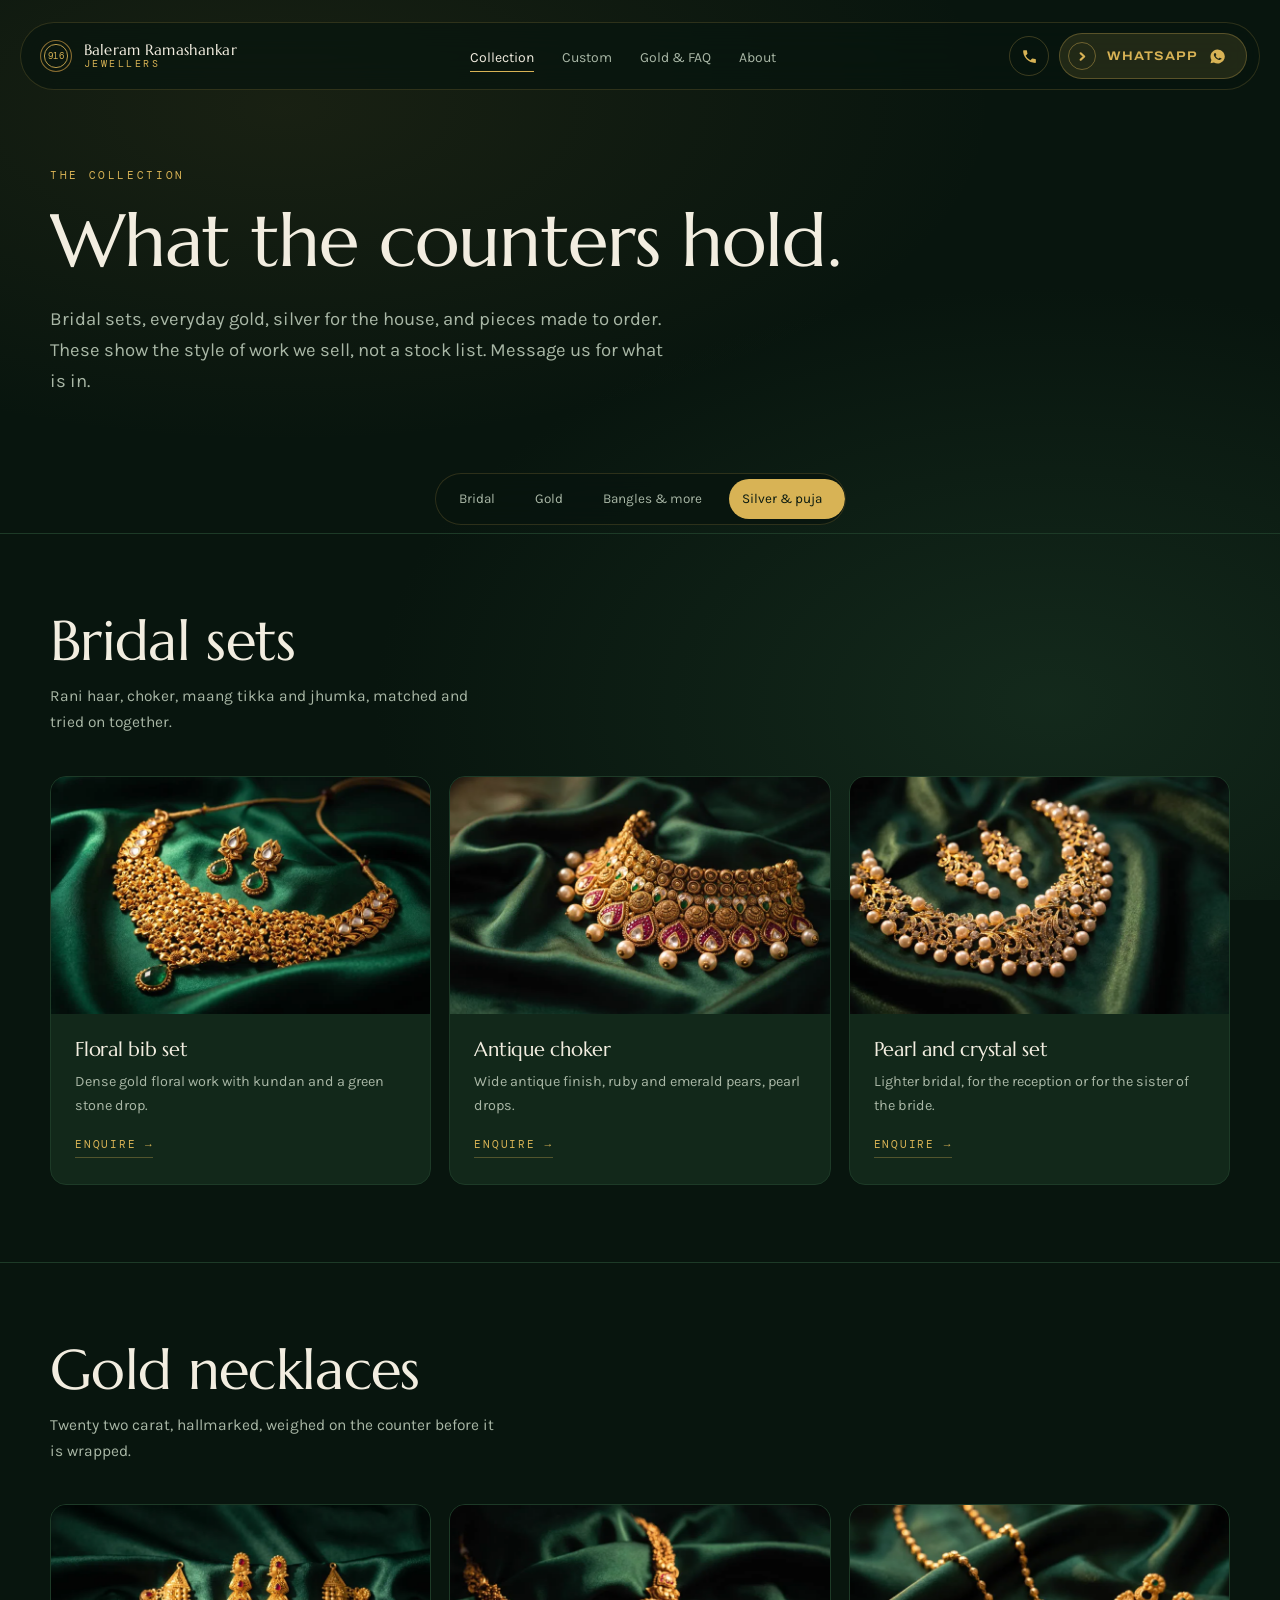
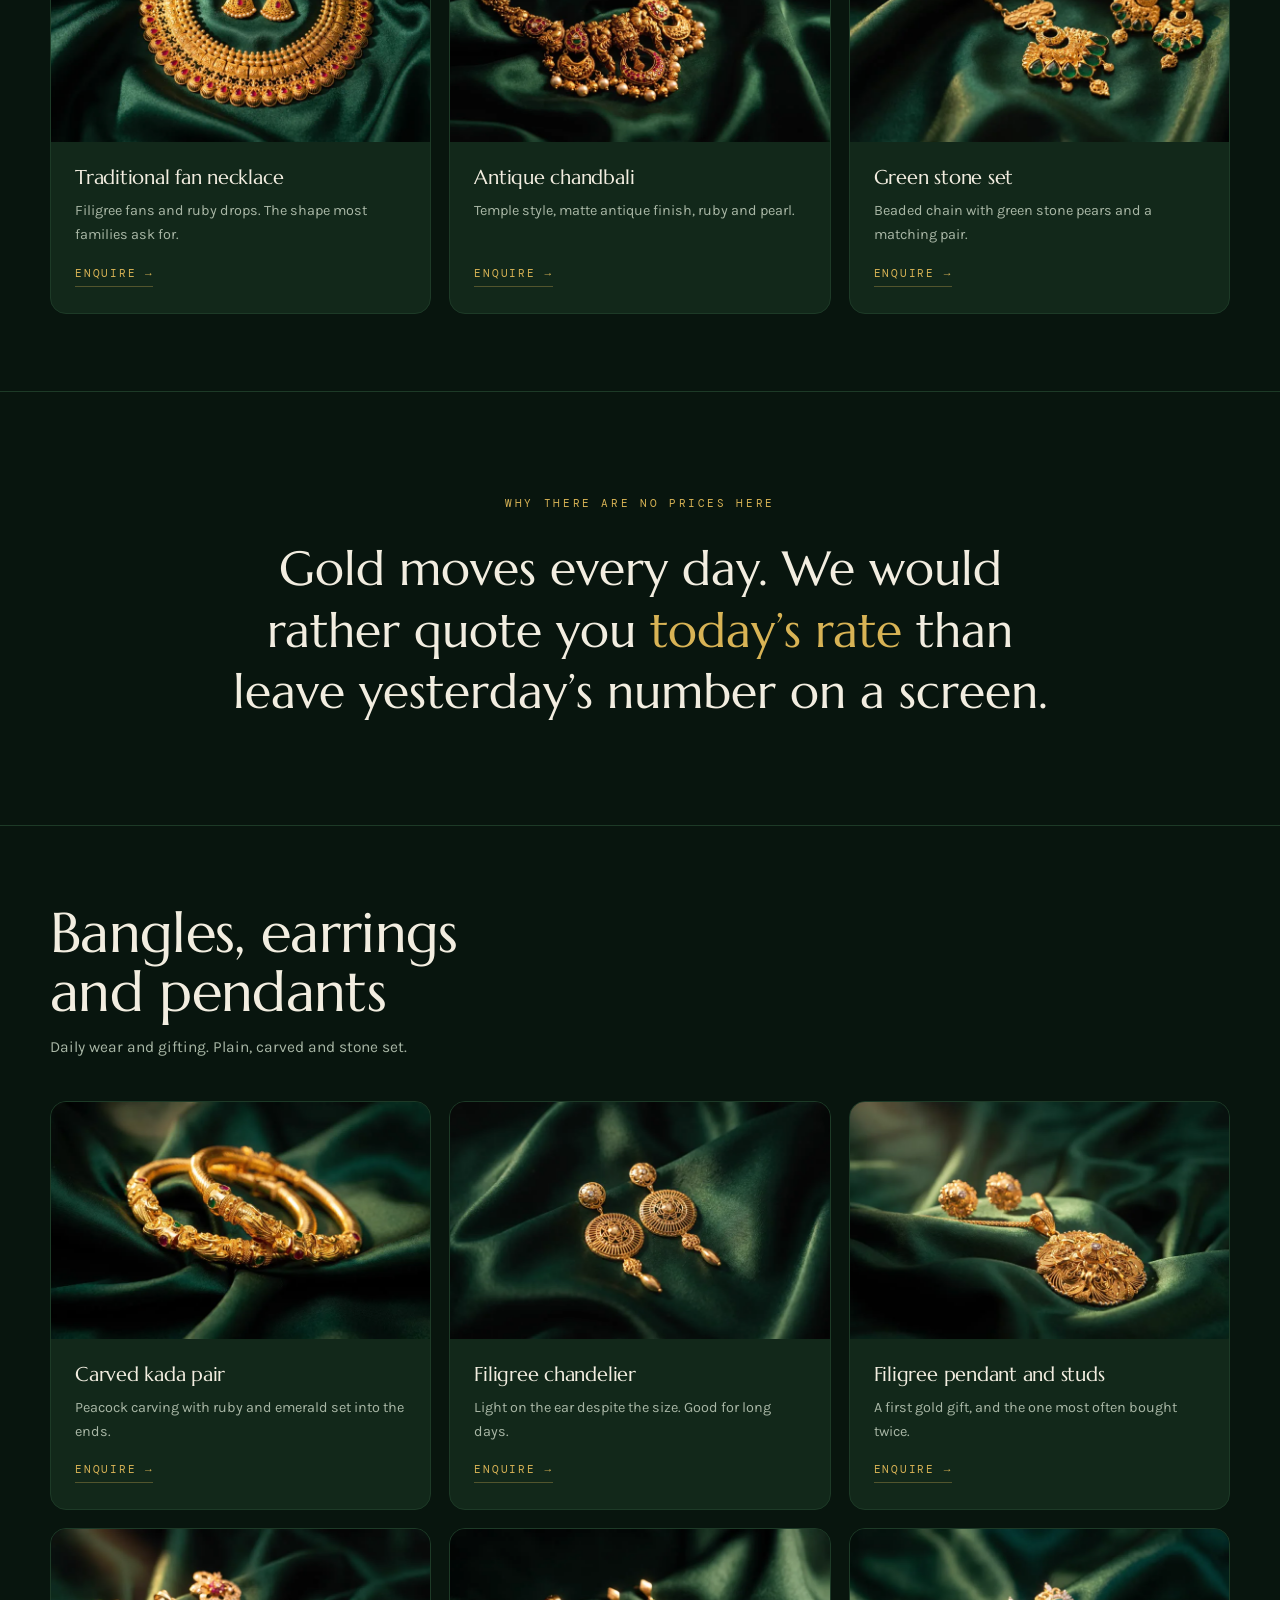
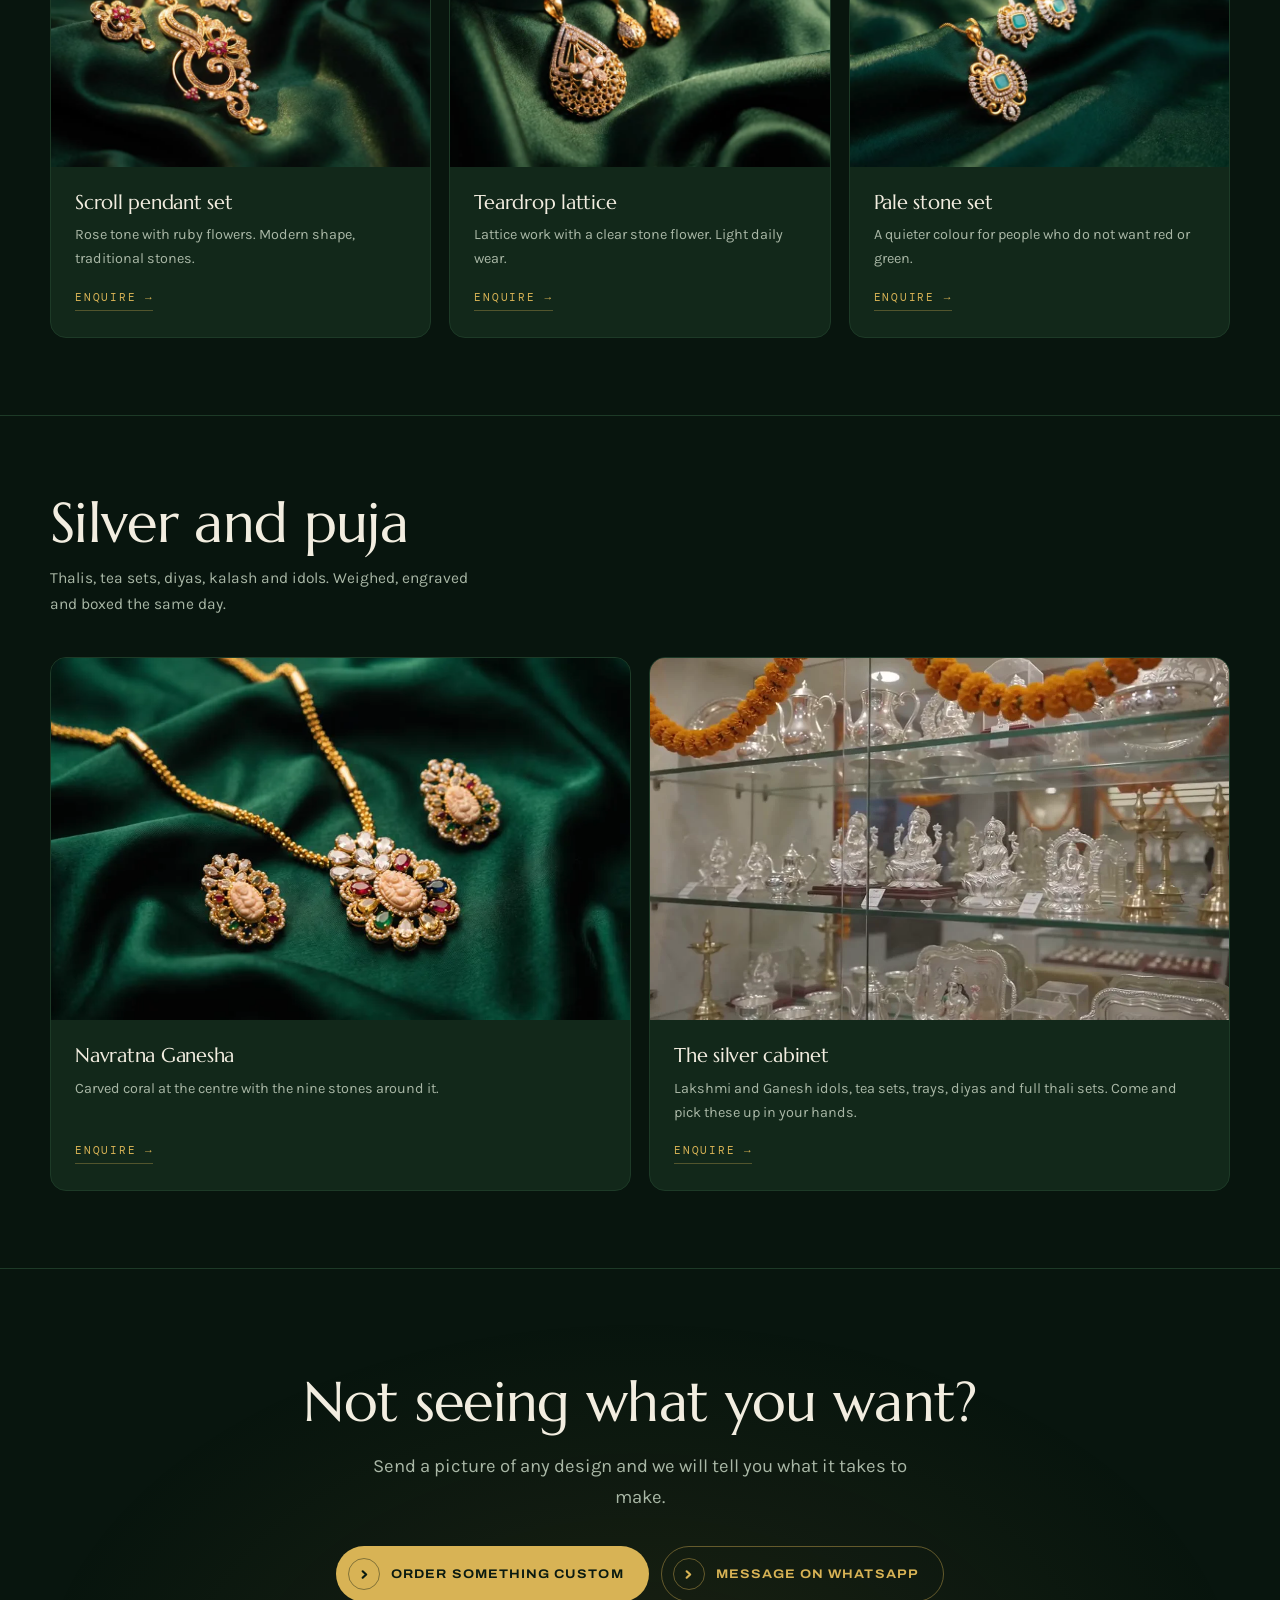
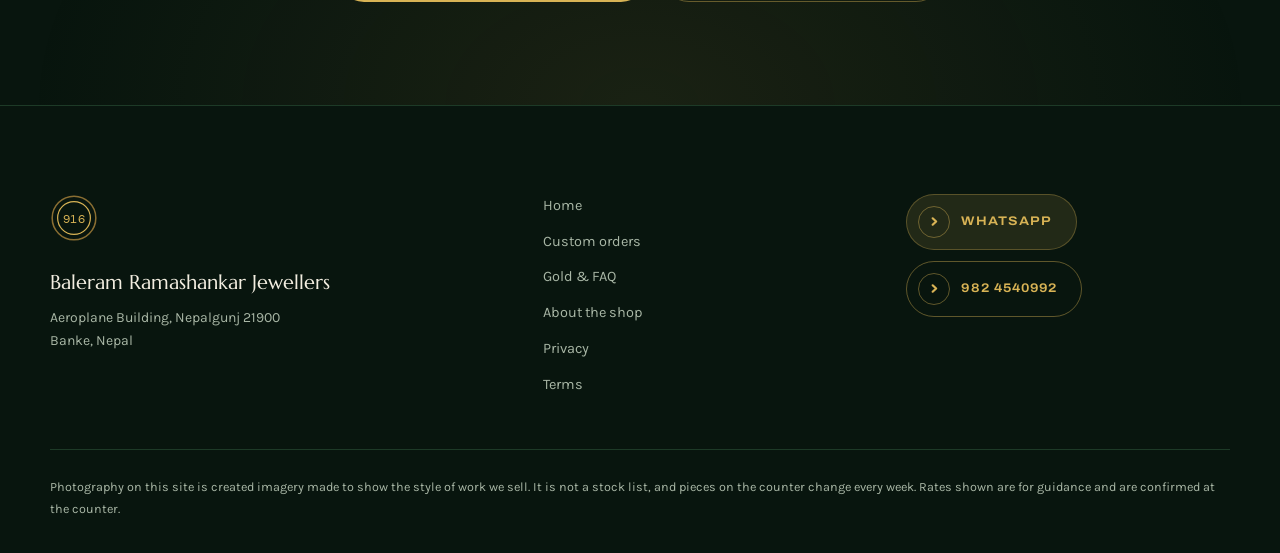
<file: site/collection.html>
<!DOCTYPE html>
<html lang="en">
<head>
<meta charset="utf-8">
<meta name="viewport" content="width=device-width, initial-scale=1">
<title>Collection · Baleram Ramashankar Jewellers, Nepalgunj</title>
<meta name="description" content="Bridal sets, gold necklaces, bangles, earrings, pendants and silver puja articles. Message us for what is on the counter this week.">
<link rel="canonical" href="https://REPLACE-WITH-YOUR-DOMAIN/collection.html">
<meta name="theme-color" content="#08150E">
<meta http-equiv="Content-Security-Policy" content="default-src 'self'; img-src 'self' data:; style-src 'self' 'unsafe-inline'; script-src 'self'; font-src 'self'; media-src 'self' blob:; frame-src https://www.google.com https://maps.google.com; connect-src 'self'; form-action 'none'; base-uri 'self'; object-src 'none'; frame-ancestors 'self'">
<meta name="referrer" content="strict-origin-when-cross-origin">
<meta property="og:type" content="website">
<meta property="og:site_name" content="Baleram Ramashankar Jewellers">
<meta property="og:locale" content="en_NP">
<meta property="og:title" content="Collection · Baleram Ramashankar Jewellers, Nepalgunj">
<meta property="og:description" content="Bridal sets, gold necklaces, bangles, earrings, pendants and silver puja articles. Message us for what is on the counter this week.">
<meta property="og:url" content="https://REPLACE-WITH-YOUR-DOMAIN/collection.html">
<meta property="og:image" content="https://REPLACE-WITH-YOUR-DOMAIN/assets/img/gold-bib-1760.jpg">
<meta property="og:image:alt" content="Baleram Ramashankar Jewellers, Nepalgunj">
<meta name="twitter:card" content="summary_large_image">
<meta name="twitter:title" content="Collection · Baleram Ramashankar Jewellers, Nepalgunj">
<meta name="twitter:description" content="Bridal sets, gold necklaces, bangles, earrings, pendants and silver puja articles. Message us for what is on the counter this week.">
<meta name="twitter:image" content="https://REPLACE-WITH-YOUR-DOMAIN/assets/img/gold-bib-1760.jpg">
<link rel="icon" href="data:image/svg+xml,%3Csvg xmlns='http://www.w3.org/2000/svg' viewBox='0 0 32 32'%3E%3Ccircle cx='16' cy='16' r='15' fill='%2308150E'/%3E%3Ccircle cx='16' cy='16' r='11' fill='none' stroke='%23D8B355' stroke-width='1.5'/%3E%3Ctext x='16' y='20' font-family='serif' font-size='10' fill='%23D8B355' text-anchor='middle'%3E916%3C/text%3E%3C/svg%3E">
<link rel="apple-touch-icon" href="data:image/svg+xml,%3Csvg xmlns='http://www.w3.org/2000/svg' viewBox='0 0 32 32'%3E%3Ccircle cx='16' cy='16' r='15' fill='%2308150E'/%3E%3Ccircle cx='16' cy='16' r='11' fill='none' stroke='%23D8B355' stroke-width='1.5'/%3E%3Ctext x='16' y='20' font-family='serif' font-size='10' fill='%23D8B355' text-anchor='middle'%3E916%3C/text%3E%3C/svg%3E">
<link rel="preload" href="assets/fonts/marcellus-latin-400.woff2" as="font" type="font/woff2" crossorigin>
<link rel="preload" href="assets/fonts/karla-latin-400.woff2" as="font" type="font/woff2" crossorigin>
<link rel="stylesheet" href="assets/css/fonts.css">
<link rel="stylesheet" href="assets/css/site.css">
</head>
<body class="sub">
<a class="skip" href="#main">Skip to content</a>
<div class="ground" aria-hidden="true"></div>

<nav class="nav" aria-label="Main">
  <a class="nav-mark" href="index.html">
    <svg class="punch" viewBox="0 0 44 44" aria-hidden="true"><g class="punch-g"><circle cx="22" cy="22" r="20" class="p-out"/><circle cx="22" cy="22" r="15" class="p-in"/><text x="22" y="26.5" class="p-t">916</text></g></svg>
    <span class="nav-name">Baleram Ramashankar<em>Jewellers</em></span>
  </a>
  <ul class="nav-links">
    <li><a href="collection.html">Collection</a></li>
    <li><a href="custom.html">Custom</a></li>
    <li><a href="faq.html">Gold &amp; FAQ</a></li>
    <li><a href="about.html">About</a></li>
  </ul>
  <div class="nav-act">
    <a class="ico" href="tel:+9779824540992" aria-label="Call the shop"><svg viewBox="0 0 24 24" aria-hidden="true"><path d="M6.6 10.8a15 15 0 0 0 6.6 6.6l2.2-2.2a1 1 0 0 1 1-.25 11.4 11.4 0 0 0 3.6.57 1 1 0 0 1 1 1V20a1 1 0 0 1-1 1A17 17 0 0 1 3 4a1 1 0 0 1 1-1h3.5a1 1 0 0 1 1 1 11.4 11.4 0 0 0 .57 3.6 1 1 0 0 1-.25 1z"/></svg></a>
    <a class="btn btn-wa" href="https://wa.me/9779824540992?text=Namaste%2C%20I%20saw%20your%20collection%20page." target="_blank" rel="noopener"><svg viewBox="0 0 24 24" aria-hidden="true"><path d="M12 2a10 10 0 0 0-8.6 15l-1.3 4.7 4.8-1.26A10 10 0 1 0 12 2m5.1 13.6c-.22.6-1.3 1.18-1.78 1.22-.47.05-.9.23-3.06-.64-2.6-1.02-4.24-3.66-4.37-3.83-.13-.17-1.05-1.4-1.05-2.67s.66-1.9.9-2.16a.94.94 0 0 1 .68-.32h.49c.16 0 .37-.06.58.44l.8 1.94c.06.13.1.29 0 .46l-.3.45-.44.48c-.14.14-.29.3-.12.58s.73 1.2 1.56 1.95c1.07.95 1.98 1.25 2.26 1.39s.45.12.62-.07l.88-1.03c.2-.24.37-.18.62-.09l1.77.84c.26.13.43.19.5.3s.06.63-.16 1.24"/></svg><span>WhatsApp</span></a>
  </div>
</nav>

<main id="main" tabindex="-1">

<header class="phead reveal">
  <div class="wrap">
    <p class="eyebrow">The collection</p>
    <h1 class="phead-h">What the counters hold.</h1>
    <p class="lede">Bridal sets, everyday gold, silver for the house, and pieces made to order. These show the style of work we sell, not a stock list. Message us for what is in.</p>
  </div>
</header>

<div class="pills">
  <nav class="pills-in" aria-label="Jump to a category">
    <a href="#bridal">Bridal</a>
    <a href="#gold">Gold</a>
    <a href="#bangles">Bangles &amp; more</a>
    <a href="#puja">Silver &amp; puja</a>
  </nav>
</div>

<section class="cat reveal" id="bridal" aria-labelledby="c-bridal">
  <div class="wrap">
    <div class="cat-head"><h2 id="c-bridal" class="h2">Bridal sets</h2><p class="cat-sub">Rani haar, choker, maang tikka and jhumka, matched and tried on together.</p></div>
    <div class="p-grid">
      <article class="pc"><div class="pc-img"><picture><source type="image/webp" srcset="assets/img/gold-bib-880.webp 880w, assets/img/gold-bib-1760.webp 1760w" sizes="(max-width: 600px) 92vw, (max-width: 900px) 46vw, 31vw"><img src="assets/img/gold-bib-1760.jpg" srcset="assets/img/gold-bib-880.jpg 880w, assets/img/gold-bib-1760.jpg 1760w" sizes="(max-width: 600px) 92vw, (max-width: 900px) 46vw, 31vw" alt="A dense gold floral bib necklace with kundan work and emerald drop earrings" width="1760" height="982" loading="lazy"></picture></div><div class="pc-b"><h3>Floral bib set</h3><p>Dense gold floral work with kundan and a green stone drop.</p><a class="pc-cta" href="https://wa.me/9779824540992?text=Namaste%2C%20I%20am%20interested%20in%20a%20floral%20bib%20bridal%20set." target="_blank" rel="noopener">Enquire <span aria-hidden="true">&rarr;</span></a></div></article>
      <article class="pc"><div class="pc-img"><picture><source type="image/webp" srcset="assets/img/bridal-choker-880.webp 880w, assets/img/bridal-choker-1760.webp 1760w" sizes="(max-width: 600px) 92vw, (max-width: 900px) 46vw, 31vw"><img src="assets/img/bridal-choker-1760.jpg" srcset="assets/img/bridal-choker-880.jpg 880w, assets/img/bridal-choker-1760.jpg 1760w" sizes="(max-width: 600px) 92vw, (max-width: 900px) 46vw, 31vw" alt="A wide antique gold choker set with ruby and emerald pear stones and pearl drops" width="1760" height="982" loading="lazy"></picture></div><div class="pc-b"><h3>Antique choker</h3><p>Wide antique finish, ruby and emerald pears, pearl drops.</p><a class="pc-cta" href="https://wa.me/9779824540992?text=Namaste%2C%20I%20am%20interested%20in%20an%20antique%20bridal%20choker." target="_blank" rel="noopener">Enquire <span aria-hidden="true">&rarr;</span></a></div></article>
      <article class="pc"><div class="pc-img"><picture><source type="image/webp" srcset="assets/img/pearl-set-880.webp 880w, assets/img/pearl-set-1760.webp 1760w" sizes="(max-width: 600px) 92vw, (max-width: 900px) 46vw, 31vw"><img src="assets/img/pearl-set-1760.jpg" srcset="assets/img/pearl-set-880.jpg 880w, assets/img/pearl-set-1760.jpg 1760w" sizes="(max-width: 600px) 92vw, (max-width: 900px) 46vw, 31vw" alt="A gold and pearl necklace set with crystal stones and matching earrings" width="1760" height="982" loading="lazy"></picture></div><div class="pc-b"><h3>Pearl and crystal set</h3><p>Lighter bridal, for the reception or for the sister of the bride.</p><a class="pc-cta" href="https://wa.me/9779824540992?text=Namaste%2C%20I%20am%20interested%20in%20a%20pearl%20and%20crystal%20set." target="_blank" rel="noopener">Enquire <span aria-hidden="true">&rarr;</span></a></div></article>
    </div>
  </div>
</section>

<section class="cat reveal" id="gold" aria-labelledby="c-gold">
  <div class="wrap">
    <div class="cat-head"><h2 id="c-gold" class="h2">Gold necklaces</h2><p class="cat-sub">Twenty two carat, hallmarked, weighed on the counter before it is wrapped.</p></div>
    <div class="p-grid">
      <article class="pc"><div class="pc-img"><picture><source type="image/webp" srcset="assets/img/classic-gold-880.webp 880w, assets/img/classic-gold-1760.webp 1760w" sizes="(max-width: 600px) 92vw, (max-width: 900px) 46vw, 31vw"><img src="assets/img/classic-gold-1760.jpg" srcset="assets/img/classic-gold-880.jpg 880w, assets/img/classic-gold-1760.jpg 1760w" sizes="(max-width: 600px) 92vw, (max-width: 900px) 46vw, 31vw" alt="A traditional gold necklace with ruby drops, filigree fans and matching earrings" width="1760" height="982" loading="lazy"></picture></div><div class="pc-b"><h3>Traditional fan necklace</h3><p>Filigree fans and ruby drops. The shape most families ask for.</p><a class="pc-cta" href="https://wa.me/9779824540992?text=Namaste%2C%20I%20am%20interested%20in%20a%20traditional%20gold%20fan%20necklace." target="_blank" rel="noopener">Enquire <span aria-hidden="true">&rarr;</span></a></div></article>
      <article class="pc"><div class="pc-img"><picture><source type="image/webp" srcset="assets/img/antique-chandbali-880.webp 880w, assets/img/antique-chandbali-1760.webp 1760w" sizes="(max-width: 600px) 92vw, (max-width: 900px) 46vw, 31vw"><img src="assets/img/antique-chandbali-1760.jpg" srcset="assets/img/antique-chandbali-880.jpg 880w, assets/img/antique-chandbali-1760.jpg 1760w" sizes="(max-width: 600px) 92vw, (max-width: 900px) 46vw, 31vw" alt="An antique gold necklace with chandbali shapes, ruby stones and pearl drops" width="1760" height="982" loading="lazy"></picture></div><div class="pc-b"><h3>Antique chandbali</h3><p>Temple style, matte antique finish, ruby and pearl.</p><a class="pc-cta" href="https://wa.me/9779824540992?text=Namaste%2C%20I%20am%20interested%20in%20an%20antique%20chandbali%20necklace." target="_blank" rel="noopener">Enquire <span aria-hidden="true">&rarr;</span></a></div></article>
      <article class="pc"><div class="pc-img"><picture><source type="image/webp" srcset="assets/img/green-stone-880.webp 880w, assets/img/green-stone-1760.webp 1760w" sizes="(max-width: 600px) 92vw, (max-width: 900px) 46vw, 31vw"><img src="assets/img/green-stone-1760.jpg" srcset="assets/img/green-stone-880.jpg 880w, assets/img/green-stone-1760.jpg 1760w" sizes="(max-width: 600px) 92vw, (max-width: 900px) 46vw, 31vw" alt="A gold necklace on a beaded chain set with green stones, with matching earrings" width="1760" height="982" loading="lazy"></picture></div><div class="pc-b"><h3>Green stone set</h3><p>Beaded chain with green stone pears and a matching pair.</p><a class="pc-cta" href="https://wa.me/9779824540992?text=Namaste%2C%20I%20am%20interested%20in%20a%20green%20stone%20necklace%20set." target="_blank" rel="noopener">Enquire <span aria-hidden="true">&rarr;</span></a></div></article>
    </div>
  </div>
</section>

<section class="pull reveal" aria-label="A note on how we sell">
  <div class="wrap pull-in">
    <p class="eyebrow">Why there are no prices here</p>
    <p>Gold moves every day. We would rather quote you <em>today’s rate</em> than leave yesterday’s number on a screen.</p>
  </div>
</section>

<section class="cat reveal" id="bangles" aria-labelledby="c-bangles">
  <div class="wrap">
    <div class="cat-head"><h2 id="c-bangles" class="h2">Bangles, earrings and pendants</h2><p class="cat-sub">Daily wear and gifting. Plain, carved and stone set.</p></div>
    <div class="p-grid">
      <article class="pc" id="earrings"><div class="pc-img"><picture><source type="image/webp" srcset="assets/img/bangles-880.webp 880w, assets/img/bangles-1760.webp 1760w" sizes="(max-width: 600px) 92vw, (max-width: 900px) 46vw, 31vw"><img src="assets/img/bangles-1760.jpg" srcset="assets/img/bangles-880.jpg 880w, assets/img/bangles-1760.jpg 1760w" sizes="(max-width: 600px) 92vw, (max-width: 900px) 46vw, 31vw" alt="A pair of carved gold bangles with peacock work and ruby and emerald stones" width="1760" height="982" loading="lazy"></picture></div><div class="pc-b"><h3>Carved kada pair</h3><p>Peacock carving with ruby and emerald set into the ends.</p><a class="pc-cta" href="https://wa.me/9779824540992?text=Namaste%2C%20I%20am%20interested%20in%20a%20carved%20kada%20pair." target="_blank" rel="noopener">Enquire <span aria-hidden="true">&rarr;</span></a></div></article>
      <article class="pc"><div class="pc-img"><picture><source type="image/webp" srcset="assets/img/filigree-earrings-880.webp 880w, assets/img/filigree-earrings-1760.webp 1760w" sizes="(max-width: 600px) 92vw, (max-width: 900px) 46vw, 31vw"><img src="assets/img/filigree-earrings-1760.jpg" srcset="assets/img/filigree-earrings-880.jpg 880w, assets/img/filigree-earrings-1760.jpg 1760w" sizes="(max-width: 600px) 92vw, (max-width: 900px) 46vw, 31vw" alt="Round gold filigree chandelier earrings with a drop finial" width="1760" height="982" loading="lazy"></picture></div><div class="pc-b"><h3>Filigree chandelier</h3><p>Light on the ear despite the size. Good for long days.</p><a class="pc-cta" href="https://wa.me/9779824540992?text=Namaste%2C%20I%20am%20interested%20in%20filigree%20chandelier%20earrings." target="_blank" rel="noopener">Enquire <span aria-hidden="true">&rarr;</span></a></div></article>
      <article class="pc" id="pendants"><div class="pc-img"><picture><source type="image/webp" srcset="assets/img/filigree-pendant-880.webp 880w, assets/img/filigree-pendant-1760.webp 1760w" sizes="(max-width: 600px) 92vw, (max-width: 900px) 46vw, 31vw"><img src="assets/img/filigree-pendant-1760.jpg" srcset="assets/img/filigree-pendant-880.jpg 880w, assets/img/filigree-pendant-1760.jpg 1760w" sizes="(max-width: 600px) 92vw, (max-width: 900px) 46vw, 31vw" alt="A round gold filigree pendant with a stone at the centre and matching studs" width="1760" height="982" loading="lazy"></picture></div><div class="pc-b"><h3>Filigree pendant and studs</h3><p>A first gold gift, and the one most often bought twice.</p><a class="pc-cta" href="https://wa.me/9779824540992?text=Namaste%2C%20I%20am%20interested%20in%20a%20filigree%20pendant%20and%20studs." target="_blank" rel="noopener">Enquire <span aria-hidden="true">&rarr;</span></a></div></article>
      <article class="pc"><div class="pc-img"><picture><source type="image/webp" srcset="assets/img/rose-cz-880.webp 880w, assets/img/rose-cz-1760.webp 1760w" sizes="(max-width: 600px) 92vw, (max-width: 900px) 46vw, 31vw"><img src="assets/img/rose-cz-1760.jpg" srcset="assets/img/rose-cz-880.jpg 880w, assets/img/rose-cz-1760.jpg 1760w" sizes="(max-width: 600px) 92vw, (max-width: 900px) 46vw, 31vw" alt="A rose gold pendant with scrollwork, ruby flowers and clear stones, with earrings" width="1760" height="982" loading="lazy"></picture></div><div class="pc-b"><h3>Scroll pendant set</h3><p>Rose tone with ruby flowers. Modern shape, traditional stones.</p><a class="pc-cta" href="https://wa.me/9779824540992?text=Namaste%2C%20I%20am%20interested%20in%20a%20scroll%20pendant%20set." target="_blank" rel="noopener">Enquire <span aria-hidden="true">&rarr;</span></a></div></article>
      <article class="pc"><div class="pc-img"><picture><source type="image/webp" srcset="assets/img/cz-pendant-880.webp 880w, assets/img/cz-pendant-1760.webp 1760w" sizes="(max-width: 600px) 92vw, (max-width: 900px) 46vw, 31vw"><img src="assets/img/cz-pendant-1760.jpg" srcset="assets/img/cz-pendant-880.jpg 880w, assets/img/cz-pendant-1760.jpg 1760w" sizes="(max-width: 600px) 92vw, (max-width: 900px) 46vw, 31vw" alt="A teardrop gold pendant with a lattice base, clear stones and drop earrings" width="1760" height="982" loading="lazy"></picture></div><div class="pc-b"><h3>Teardrop lattice</h3><p>Lattice work with a clear stone flower. Light daily wear.</p><a class="pc-cta" href="https://wa.me/9779824540992?text=Namaste%2C%20I%20am%20interested%20in%20a%20teardrop%20lattice%20pendant." target="_blank" rel="noopener">Enquire <span aria-hidden="true">&rarr;</span></a></div></article>
      <article class="pc"><div class="pc-img"><picture><source type="image/webp" srcset="assets/img/aqua-stone-880.webp 880w, assets/img/aqua-stone-1760.webp 1760w" sizes="(max-width: 600px) 92vw, (max-width: 900px) 46vw, 31vw"><img src="assets/img/aqua-stone-1760.jpg" srcset="assets/img/aqua-stone-880.jpg 880w, assets/img/aqua-stone-1760.jpg 1760w" sizes="(max-width: 600px) 92vw, (max-width: 900px) 46vw, 31vw" alt="A gold pendant and earrings set with a pale blue centre stone and clear stones" width="1760" height="982" loading="lazy"></picture></div><div class="pc-b"><h3>Pale stone set</h3><p>A quieter colour for people who do not want red or green.</p><a class="pc-cta" href="https://wa.me/9779824540992?text=Namaste%2C%20I%20am%20interested%20in%20a%20pale%20stone%20pendant%20set." target="_blank" rel="noopener">Enquire <span aria-hidden="true">&rarr;</span></a></div></article>
    </div>
  </div>
</section>

<section class="cat reveal" id="puja" aria-labelledby="c-puja">
  <div class="wrap">
    <div class="cat-head"><h2 id="c-puja" class="h2">Silver and puja</h2><p class="cat-sub">Thalis, tea sets, diyas, kalash and idols. Weighed, engraved and boxed the same day.</p></div>
    <div class="p-grid p-grid-2">
      <article class="pc"><div class="pc-img"><picture><source type="image/webp" srcset="assets/img/navratna-ganesha-880.webp 880w, assets/img/navratna-ganesha-1760.webp 1760w" sizes="(max-width: 600px) 92vw, (max-width: 900px) 46vw, 31vw"><img src="assets/img/navratna-ganesha-1760.jpg" srcset="assets/img/navratna-ganesha-880.jpg 880w, assets/img/navratna-ganesha-1760.jpg 1760w" sizes="(max-width: 600px) 92vw, (max-width: 900px) 46vw, 31vw" alt="A pendant with a carved coral Ganesha at the centre, ringed by nine coloured stones and pearls" width="1760" height="982" loading="lazy"></picture></div><div class="pc-b"><h3>Navratna Ganesha</h3><p>Carved coral at the centre with the nine stones around it.</p><a class="pc-cta" href="https://wa.me/9779824540992?text=Namaste%2C%20I%20am%20interested%20in%20a%20navratna%20Ganesha%20pendant." target="_blank" rel="noopener">Enquire <span aria-hidden="true">&rarr;</span></a></div></article>
      <article class="pc"><div class="pc-img"><picture><source type="image/webp" srcset="assets/video/hero-ending.webp"><img src="assets/video/hero-ending.jpg" alt="A glass cabinet of silver idols, tea sets, trays and brass diyas" width="1280" height="720" loading="lazy"></picture></div><div class="pc-b"><h3>The silver cabinet</h3><p>Lakshmi and Ganesh idols, tea sets, trays, diyas and full thali sets. Come and pick these up in your hands.</p><a class="pc-cta" href="https://wa.me/9779824540992?text=Namaste%2C%20I%20am%20interested%20in%20silver%20and%20puja%20articles." target="_blank" rel="noopener">Enquire <span aria-hidden="true">&rarr;</span></a></div></article>
    </div>
  </div>
</section>

<section class="cta-band reveal">
  <div class="wrap">
    <h2 class="h2">Not seeing what you want?</h2>
    <p class="lede">Send a picture of any design and we will tell you what it takes to make.</p>
    <div class="b-cta">
      <a class="btn btn-gold" href="custom.html">Order something custom</a>
      <a class="btn btn-ghost" href="https://wa.me/9779824540992" target="_blank" rel="noopener">Message on WhatsApp</a>
    </div>
  </div>
</section>

</main>

<footer class="foot">
  <div class="wrap foot-grid">
    <div class="foot-brand">
      <svg class="punch punch-lg" viewBox="0 0 44 44" aria-hidden="true"><g class="punch-g"><circle cx="22" cy="22" r="20" class="p-out"/><circle cx="22" cy="22" r="15" class="p-in"/><text x="22" y="26.5" class="p-t">916</text></g></svg>
      <p class="foot-name">Baleram Ramashankar Jewellers</p>
      <p class="foot-add">Aeroplane Building, Nepalgunj 21900<br>Banke, Nepal</p>
    </div>
    <nav class="foot-nav" aria-label="Footer">
      <a href="index.html">Home</a>
      <a href="custom.html">Custom orders</a>
      <a href="faq.html">Gold &amp; FAQ</a>
      <a href="about.html">About the shop</a>
      <a href="privacy.html">Privacy</a>
      <a href="terms.html">Terms</a>
    </nav>
    <div class="foot-act">
      <a class="btn btn-wa" href="https://wa.me/9779824540992" target="_blank" rel="noopener"><span>WhatsApp</span></a>
      <a class="btn btn-ghost" href="tel:+9779824540992">982 4540992</a>
    </div>
  </div>
  <p class="foot-fine">Photography on this site is created imagery made to show the style of work we sell. It is not a stock list, and pieces on the counter change every week. Rates shown are for guidance and are confirmed at the counter.</p>
</footer>

<script src="assets/data/rates.js"></script>
<script src="assets/js/site.js"></script>
</body>
</html>
</file>
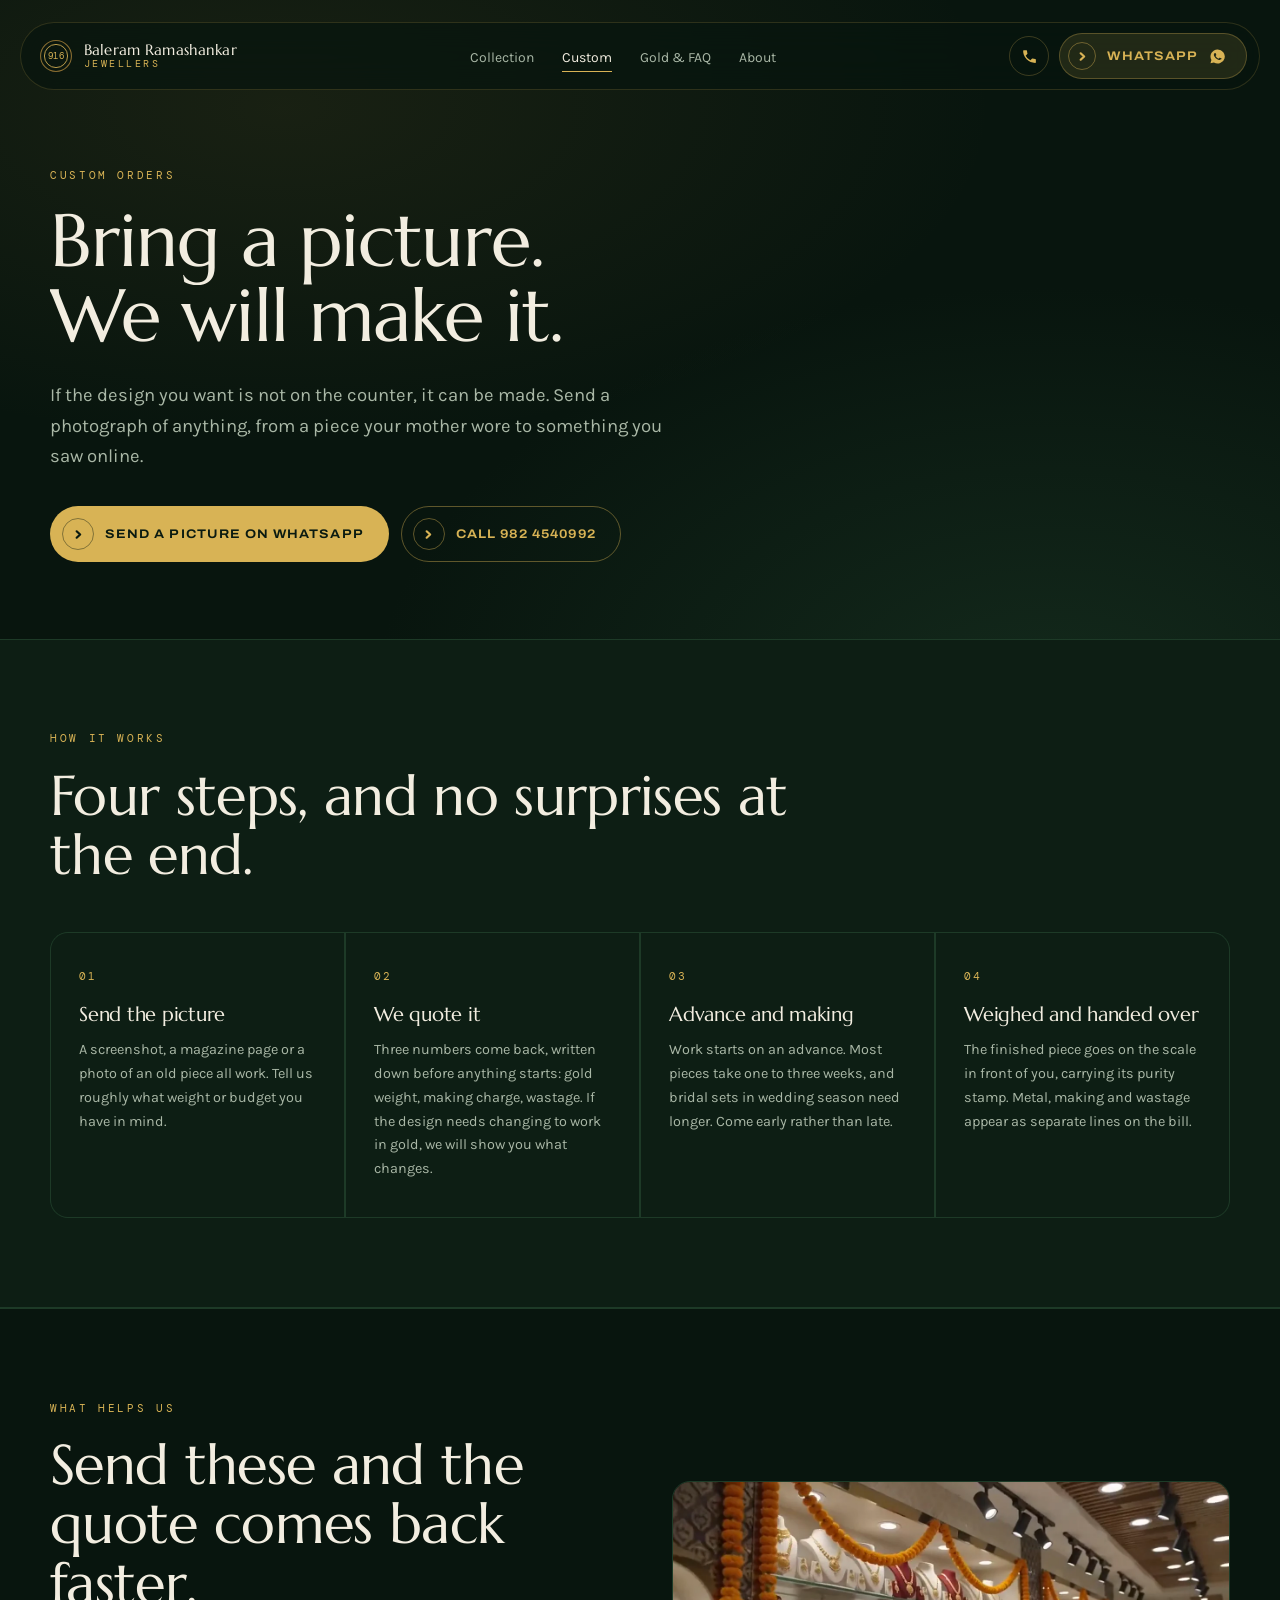
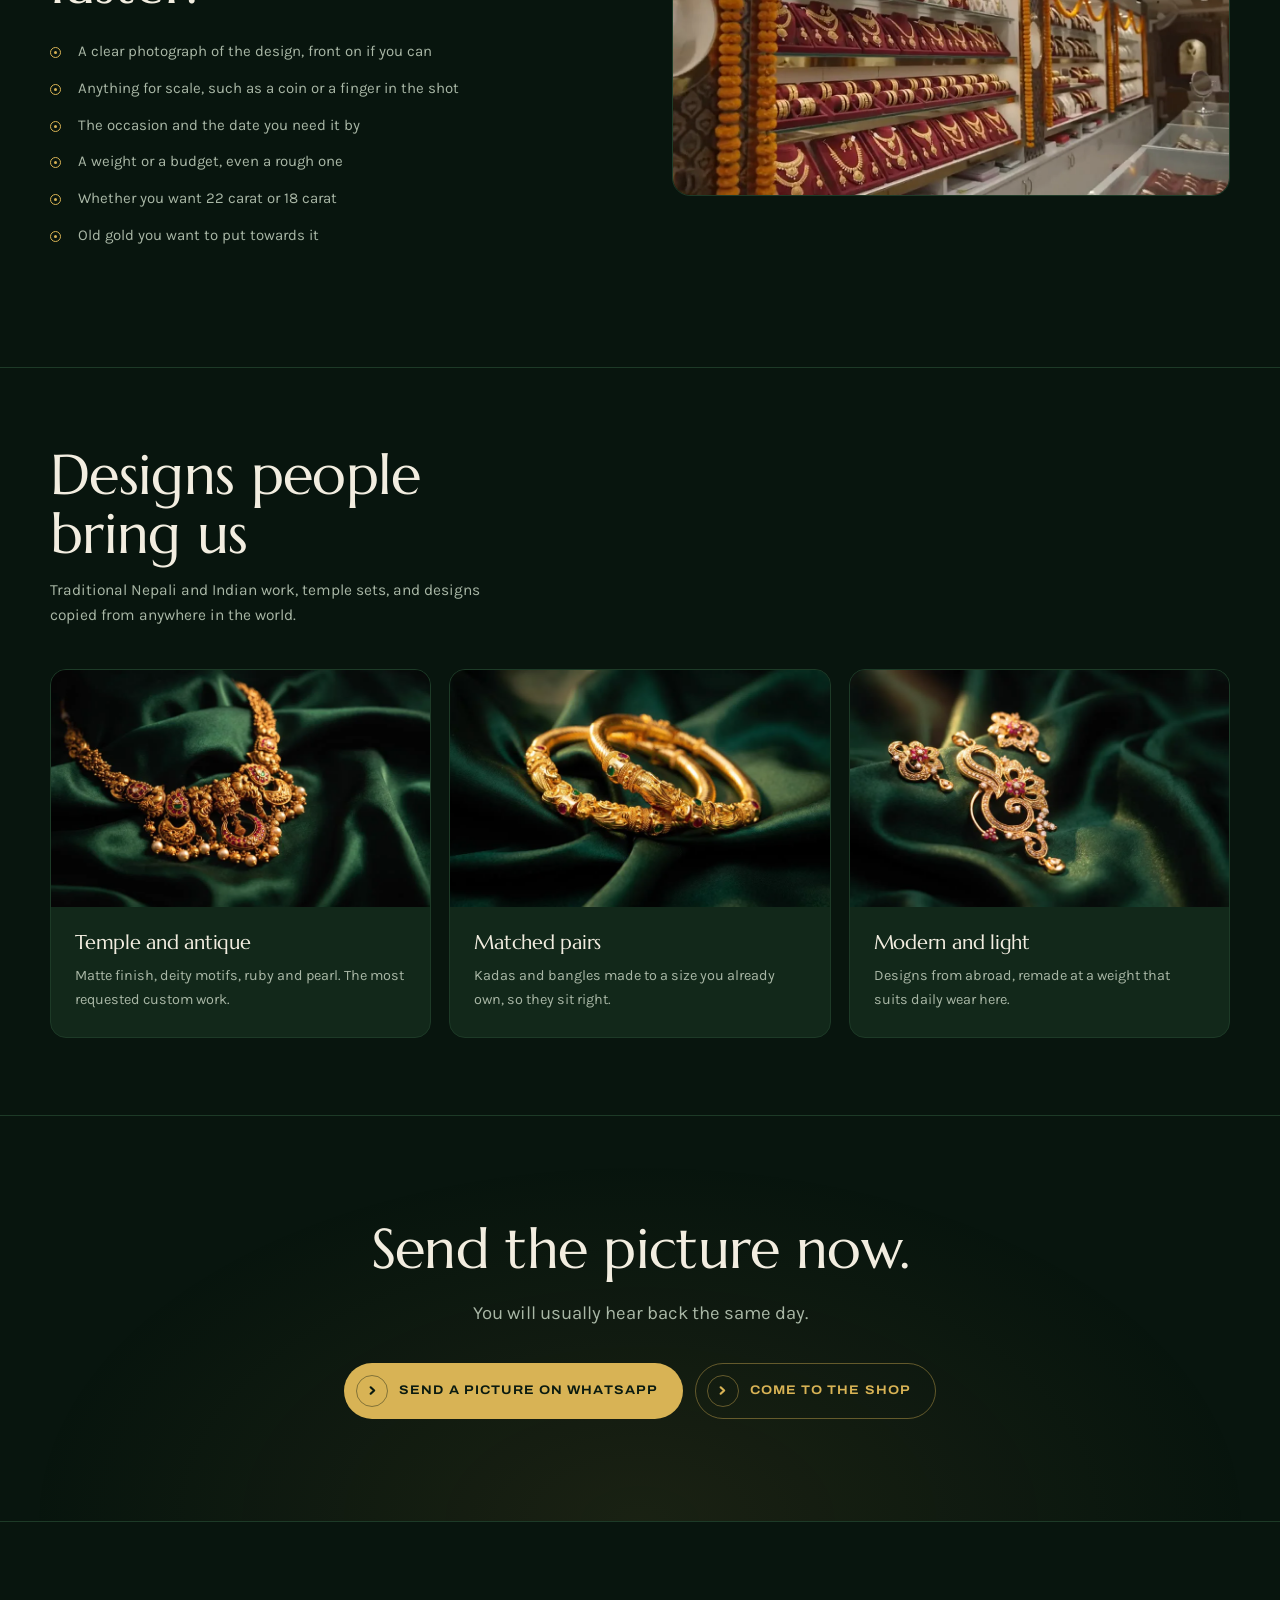
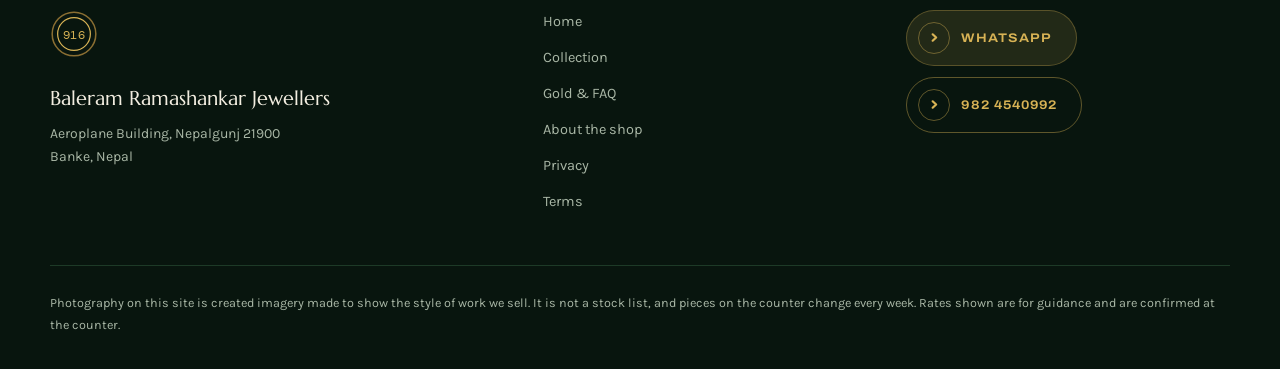
<file: site/custom.html>
<!DOCTYPE html>
<html lang="en">
<head>
<meta charset="utf-8">
<meta name="viewport" content="width=device-width, initial-scale=1">
<title>Custom orders · Baleram Ramashankar Jewellers, Nepalgunj</title>
<meta name="description" content="Bring a picture of any design and we will make it. Send reference photos on WhatsApp and we will tell you the weight, the making charge and how long it takes.">
<link rel="canonical" href="https://REPLACE-WITH-YOUR-DOMAIN/custom.html">
<meta name="theme-color" content="#08150E">
<meta http-equiv="Content-Security-Policy" content="default-src 'self'; img-src 'self' data:; style-src 'self' 'unsafe-inline'; script-src 'self'; font-src 'self'; media-src 'self' blob:; frame-src https://www.google.com https://maps.google.com; connect-src 'self'; form-action 'none'; base-uri 'self'; object-src 'none'; frame-ancestors 'self'">
<meta name="referrer" content="strict-origin-when-cross-origin">
<meta property="og:type" content="website">
<meta property="og:site_name" content="Baleram Ramashankar Jewellers">
<meta property="og:locale" content="en_NP">
<meta property="og:title" content="Custom orders · Baleram Ramashankar Jewellers, Nepalgunj">
<meta property="og:description" content="Bring a picture of any design and we will make it. Send reference photos on WhatsApp and we will tell you the weight, the making charge and how long it takes.">
<meta property="og:url" content="https://REPLACE-WITH-YOUR-DOMAIN/custom.html">
<meta property="og:image" content="https://REPLACE-WITH-YOUR-DOMAIN/assets/img/goldwall.jpg">
<meta property="og:image:alt" content="Baleram Ramashankar Jewellers, Nepalgunj">
<meta name="twitter:card" content="summary_large_image">
<meta name="twitter:title" content="Custom orders · Baleram Ramashankar Jewellers, Nepalgunj">
<meta name="twitter:description" content="Bring a picture of any design and we will make it. Send reference photos on WhatsApp and we will tell you the weight, the making charge and how long it takes.">
<meta name="twitter:image" content="https://REPLACE-WITH-YOUR-DOMAIN/assets/img/goldwall.jpg">
<link rel="icon" href="data:image/svg+xml,%3Csvg xmlns='http://www.w3.org/2000/svg' viewBox='0 0 32 32'%3E%3Ccircle cx='16' cy='16' r='15' fill='%2308150E'/%3E%3Ccircle cx='16' cy='16' r='11' fill='none' stroke='%23D8B355' stroke-width='1.5'/%3E%3Ctext x='16' y='20' font-family='serif' font-size='10' fill='%23D8B355' text-anchor='middle'%3E916%3C/text%3E%3C/svg%3E">
<link rel="apple-touch-icon" href="data:image/svg+xml,%3Csvg xmlns='http://www.w3.org/2000/svg' viewBox='0 0 32 32'%3E%3Ccircle cx='16' cy='16' r='15' fill='%2308150E'/%3E%3Ccircle cx='16' cy='16' r='11' fill='none' stroke='%23D8B355' stroke-width='1.5'/%3E%3Ctext x='16' y='20' font-family='serif' font-size='10' fill='%23D8B355' text-anchor='middle'%3E916%3C/text%3E%3C/svg%3E">
<link rel="preload" href="assets/fonts/marcellus-latin-400.woff2" as="font" type="font/woff2" crossorigin>
<link rel="preload" href="assets/fonts/karla-latin-400.woff2" as="font" type="font/woff2" crossorigin>
<link rel="stylesheet" href="assets/css/fonts.css">
<link rel="stylesheet" href="assets/css/site.css">
</head>
<body class="sub">
<a class="skip" href="#main">Skip to content</a>
<div class="ground" aria-hidden="true"></div>

<nav class="nav" aria-label="Main">
  <a class="nav-mark" href="index.html">
    <svg class="punch" viewBox="0 0 44 44" aria-hidden="true"><g class="punch-g"><circle cx="22" cy="22" r="20" class="p-out"/><circle cx="22" cy="22" r="15" class="p-in"/><text x="22" y="26.5" class="p-t">916</text></g></svg>
    <span class="nav-name">Baleram Ramashankar<em>Jewellers</em></span>
  </a>
  <ul class="nav-links">
    <li><a href="collection.html">Collection</a></li>
    <li><a href="custom.html">Custom</a></li>
    <li><a href="faq.html">Gold &amp; FAQ</a></li>
    <li><a href="about.html">About</a></li>
  </ul>
  <div class="nav-act">
    <a class="ico" href="tel:+9779824540992" aria-label="Call the shop"><svg viewBox="0 0 24 24" aria-hidden="true"><path d="M6.6 10.8a15 15 0 0 0 6.6 6.6l2.2-2.2a1 1 0 0 1 1-.25 11.4 11.4 0 0 0 3.6.57 1 1 0 0 1 1 1V20a1 1 0 0 1-1 1A17 17 0 0 1 3 4a1 1 0 0 1 1-1h3.5a1 1 0 0 1 1 1 11.4 11.4 0 0 0 .57 3.6 1 1 0 0 1-.25 1z"/></svg></a>
    <a class="btn btn-wa" href="https://wa.me/9779824540992?text=Namaste%2C%20I%20want%20to%20order%20a%20custom%20design." target="_blank" rel="noopener"><svg viewBox="0 0 24 24" aria-hidden="true"><path d="M12 2a10 10 0 0 0-8.6 15l-1.3 4.7 4.8-1.26A10 10 0 1 0 12 2m5.1 13.6c-.22.6-1.3 1.18-1.78 1.22-.47.05-.9.23-3.06-.64-2.6-1.02-4.24-3.66-4.37-3.83-.13-.17-1.05-1.4-1.05-2.67s.66-1.9.9-2.16a.94.94 0 0 1 .68-.32h.49c.16 0 .37-.06.58.44l.8 1.94c.06.13.1.29 0 .46l-.3.45-.44.48c-.14.14-.29.3-.12.58s.73 1.2 1.56 1.95c1.07.95 1.98 1.25 2.26 1.39s.45.12.62-.07l.88-1.03c.2-.24.37-.18.62-.09l1.77.84c.26.13.43.19.5.3s.06.63-.16 1.24"/></svg><span>WhatsApp</span></a>
  </div>
</nav>

<main id="main" tabindex="-1">

<header class="phead reveal">
  <div class="wrap">
    <p class="eyebrow">Custom orders</p>
    <h1 class="phead-h">Bring a picture.<br>We will make it.</h1>
    <p class="lede">If the design you want is not on the counter, it can be made. Send a photograph of anything, from a piece your mother wore to something you saw online.</p>
    <div class="b-cta">
      <a class="btn btn-gold" href="https://wa.me/9779824540992?text=Namaste%2C%20I%20want%20to%20order%20a%20custom%20design.%20Here%20is%20the%20picture%3A" target="_blank" rel="noopener">Send a picture on WhatsApp</a>
      <a class="btn btn-ghost" href="tel:+9779824540992">Call 982 4540992</a>
    </div>
  </div>
</header>

<section class="steps reveal" aria-labelledby="st-h">
  <div class="wrap">
    <p class="eyebrow">How it works</p>
    <h2 id="st-h" class="h2 h2-wide">Four steps, and no surprises at the end.</h2>
    <ol class="step-list">
      <li class="step"><span class="step-n">01</span><h3>Send the picture</h3><p>A screenshot, a magazine page or a photo of an old piece all work. Tell us roughly what weight or budget you have in mind.</p></li>
      <li class="step"><span class="step-n">02</span><h3>We quote it</h3><p>Three numbers come back, written down before anything starts: gold weight, making charge, wastage. If the design needs changing to work in gold, we will show you what changes.</p></li>
      <li class="step"><span class="step-n">03</span><h3>Advance and making</h3><p>Work starts on an advance. Most pieces take one to three weeks, and bridal sets in wedding season need longer. Come early rather than late.</p></li>
      <li class="step"><span class="step-n">04</span><h3>Weighed and handed over</h3><p>The finished piece goes on the scale in front of you, carrying its purity stamp. Metal, making and wastage appear as separate lines on the bill.</p></li>
    </ol>
  </div>
</section>

<section class="split reveal" aria-labelledby="sp-h">
  <div class="wrap split-grid">
    <div>
      <p class="eyebrow">What helps us</p>
      <h2 id="sp-h" class="h2">Send these and the quote comes back faster.</h2>
      <ul class="tick-list">
        <li>A clear photograph of the design, front on if you can</li>
        <li>Anything for scale, such as a coin or a finger in the shot</li>
        <li>The occasion and the date you need it by</li>
        <li>A weight or a budget, even a rough one</li>
        <li>Whether you want 22 carat or 18 carat</li>
        <li>Old gold you want to put towards it</li>
      </ul>
    </div>
    <div class="split-img"><picture><source type="image/webp" srcset="assets/img/goldwall.webp"><img src="assets/img/goldwall.jpg" alt="A wall of gold necklaces and bangles on red velvet trays under warm spotlights" width="1280" height="720" loading="lazy"></picture></div>
  </div>
</section>

<section class="cat reveal" aria-labelledby="ideas-h">
  <div class="wrap">
    <div class="cat-head"><h2 id="ideas-h" class="h2">Designs people bring us</h2><p class="cat-sub">Traditional Nepali and Indian work, temple sets, and designs copied from anywhere in the world.</p></div>
    <div class="p-grid">
      <article class="pc"><div class="pc-img"><picture><source type="image/webp" srcset="assets/img/antique-chandbali-880.webp 880w, assets/img/antique-chandbali-1760.webp 1760w" sizes="(max-width: 600px) 92vw, (max-width: 900px) 46vw, 31vw"><img src="assets/img/antique-chandbali-1760.jpg" srcset="assets/img/antique-chandbali-880.jpg 880w, assets/img/antique-chandbali-1760.jpg 1760w" sizes="(max-width: 600px) 92vw, (max-width: 900px) 46vw, 31vw" alt="An antique gold necklace in temple style with ruby stones and pearl drops" width="1760" height="982" loading="lazy"></picture></div><div class="pc-b"><h3>Temple and antique</h3><p>Matte finish, deity motifs, ruby and pearl. The most requested custom work.</p></div></article>
      <article class="pc"><div class="pc-img"><picture><source type="image/webp" srcset="assets/img/bangles-880.webp 880w, assets/img/bangles-1760.webp 1760w" sizes="(max-width: 600px) 92vw, (max-width: 900px) 46vw, 31vw"><img src="assets/img/bangles-1760.jpg" srcset="assets/img/bangles-880.jpg 880w, assets/img/bangles-1760.jpg 1760w" sizes="(max-width: 600px) 92vw, (max-width: 900px) 46vw, 31vw" alt="A pair of carved gold bangles with peacock work and coloured stones" width="1760" height="982" loading="lazy"></picture></div><div class="pc-b"><h3>Matched pairs</h3><p>Kadas and bangles made to a size you already own, so they sit right.</p></div></article>
      <article class="pc"><div class="pc-img"><picture><source type="image/webp" srcset="assets/img/rose-cz-880.webp 880w, assets/img/rose-cz-1760.webp 1760w" sizes="(max-width: 600px) 92vw, (max-width: 900px) 46vw, 31vw"><img src="assets/img/rose-cz-1760.jpg" srcset="assets/img/rose-cz-880.jpg 880w, assets/img/rose-cz-1760.jpg 1760w" sizes="(max-width: 600px) 92vw, (max-width: 900px) 46vw, 31vw" alt="A rose gold scroll pendant with ruby flowers and clear stones" width="1760" height="982" loading="lazy"></picture></div><div class="pc-b"><h3>Modern and light</h3><p>Designs from abroad, remade at a weight that suits daily wear here.</p></div></article>
    </div>
  </div>
</section>

<section class="cta-band reveal">
  <div class="wrap">
    <h2 class="h2">Send the picture now.</h2>
    <p class="lede">You will usually hear back the same day.</p>
    <div class="b-cta">
      <a class="btn btn-gold" href="https://wa.me/9779824540992?text=Namaste%2C%20I%20want%20to%20order%20a%20custom%20design.%20Here%20is%20the%20picture%3A" target="_blank" rel="noopener">Send a picture on WhatsApp</a>
      <a class="btn btn-ghost" href="about.html">Come to the shop</a>
    </div>
  </div>
</section>

</main>

<footer class="foot">
  <div class="wrap foot-grid">
    <div class="foot-brand">
      <svg class="punch punch-lg" viewBox="0 0 44 44" aria-hidden="true"><g class="punch-g"><circle cx="22" cy="22" r="20" class="p-out"/><circle cx="22" cy="22" r="15" class="p-in"/><text x="22" y="26.5" class="p-t">916</text></g></svg>
      <p class="foot-name">Baleram Ramashankar Jewellers</p>
      <p class="foot-add">Aeroplane Building, Nepalgunj 21900<br>Banke, Nepal</p>
    </div>
    <nav class="foot-nav" aria-label="Footer">
      <a href="index.html">Home</a>
      <a href="collection.html">Collection</a>
      <a href="faq.html">Gold &amp; FAQ</a>
      <a href="about.html">About the shop</a>
      <a href="privacy.html">Privacy</a>
      <a href="terms.html">Terms</a>
    </nav>
    <div class="foot-act">
      <a class="btn btn-wa" href="https://wa.me/9779824540992" target="_blank" rel="noopener"><span>WhatsApp</span></a>
      <a class="btn btn-ghost" href="tel:+9779824540992">982 4540992</a>
    </div>
  </div>
  <p class="foot-fine">Photography on this site is created imagery made to show the style of work we sell. It is not a stock list, and pieces on the counter change every week. Rates shown are for guidance and are confirmed at the counter.</p>
</footer>

<script src="assets/data/rates.js"></script>
<script src="assets/js/site.js"></script>
</body>
</html>
</file>
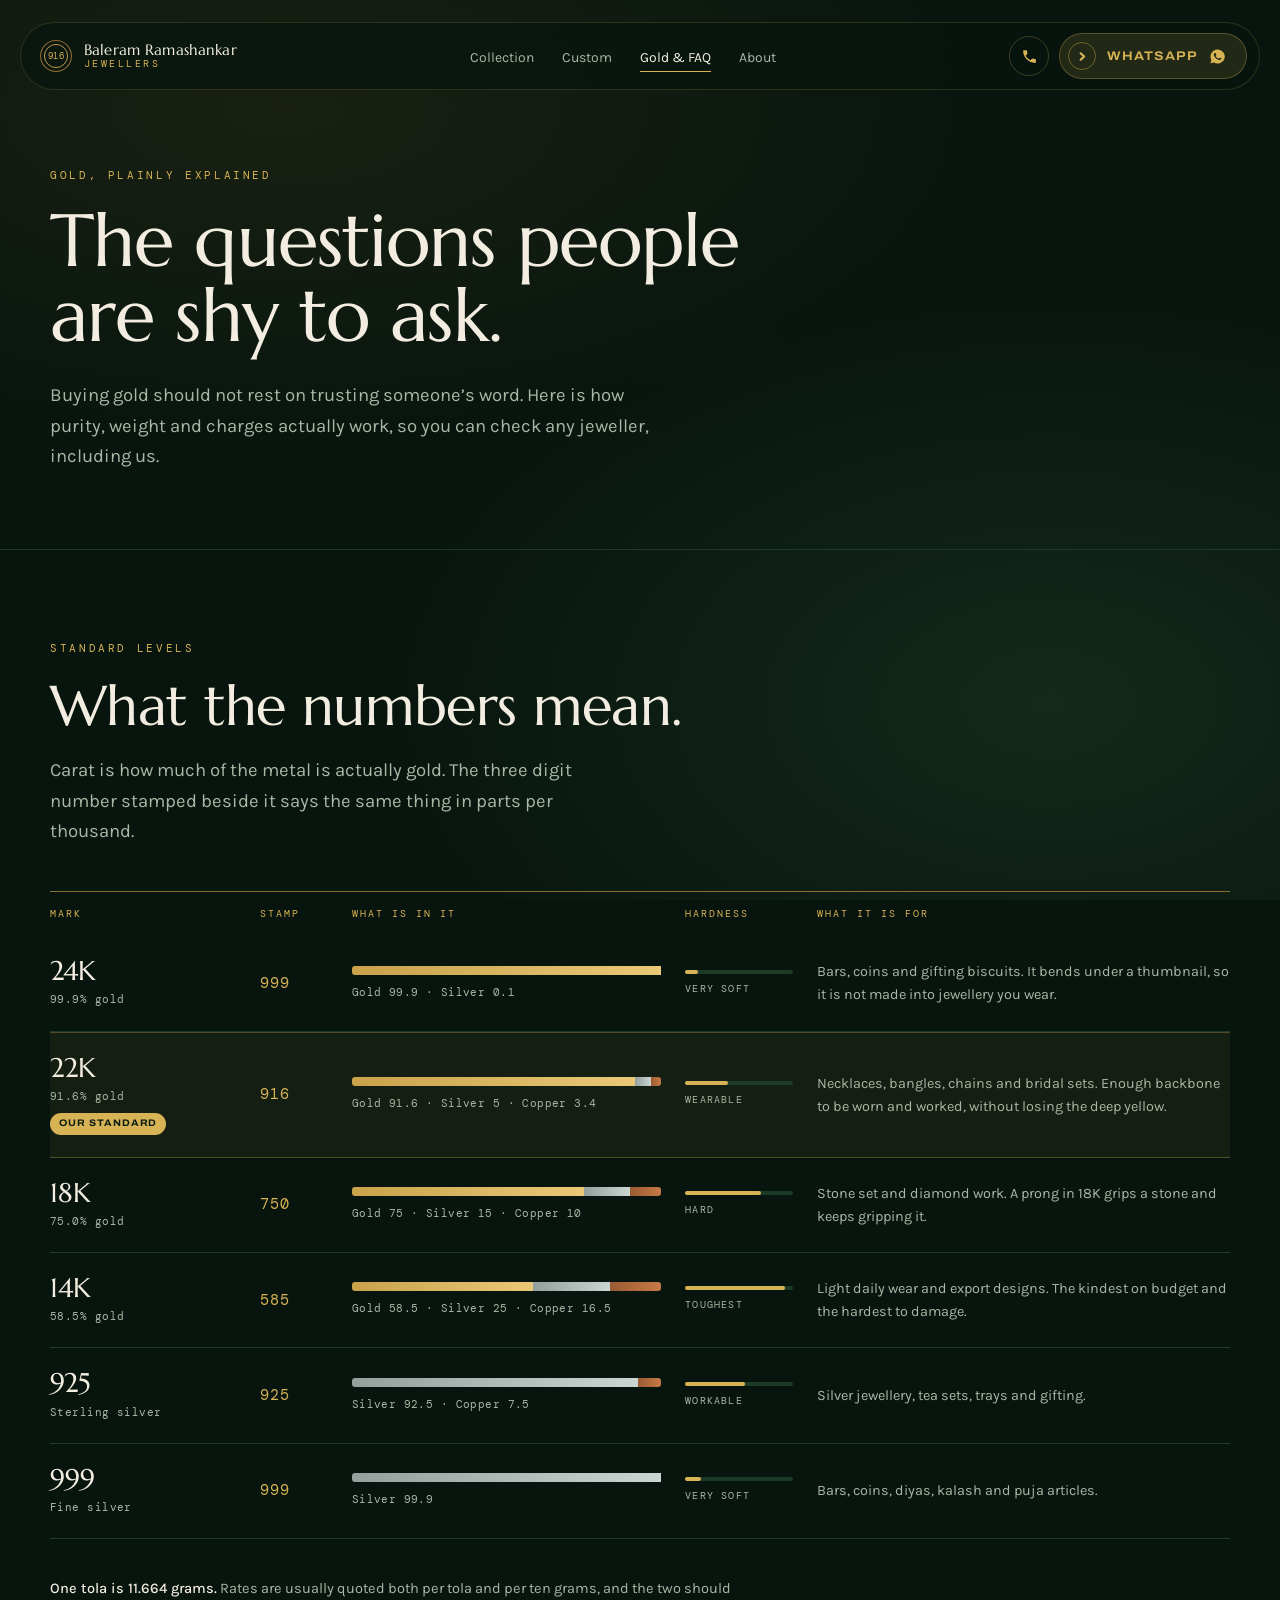
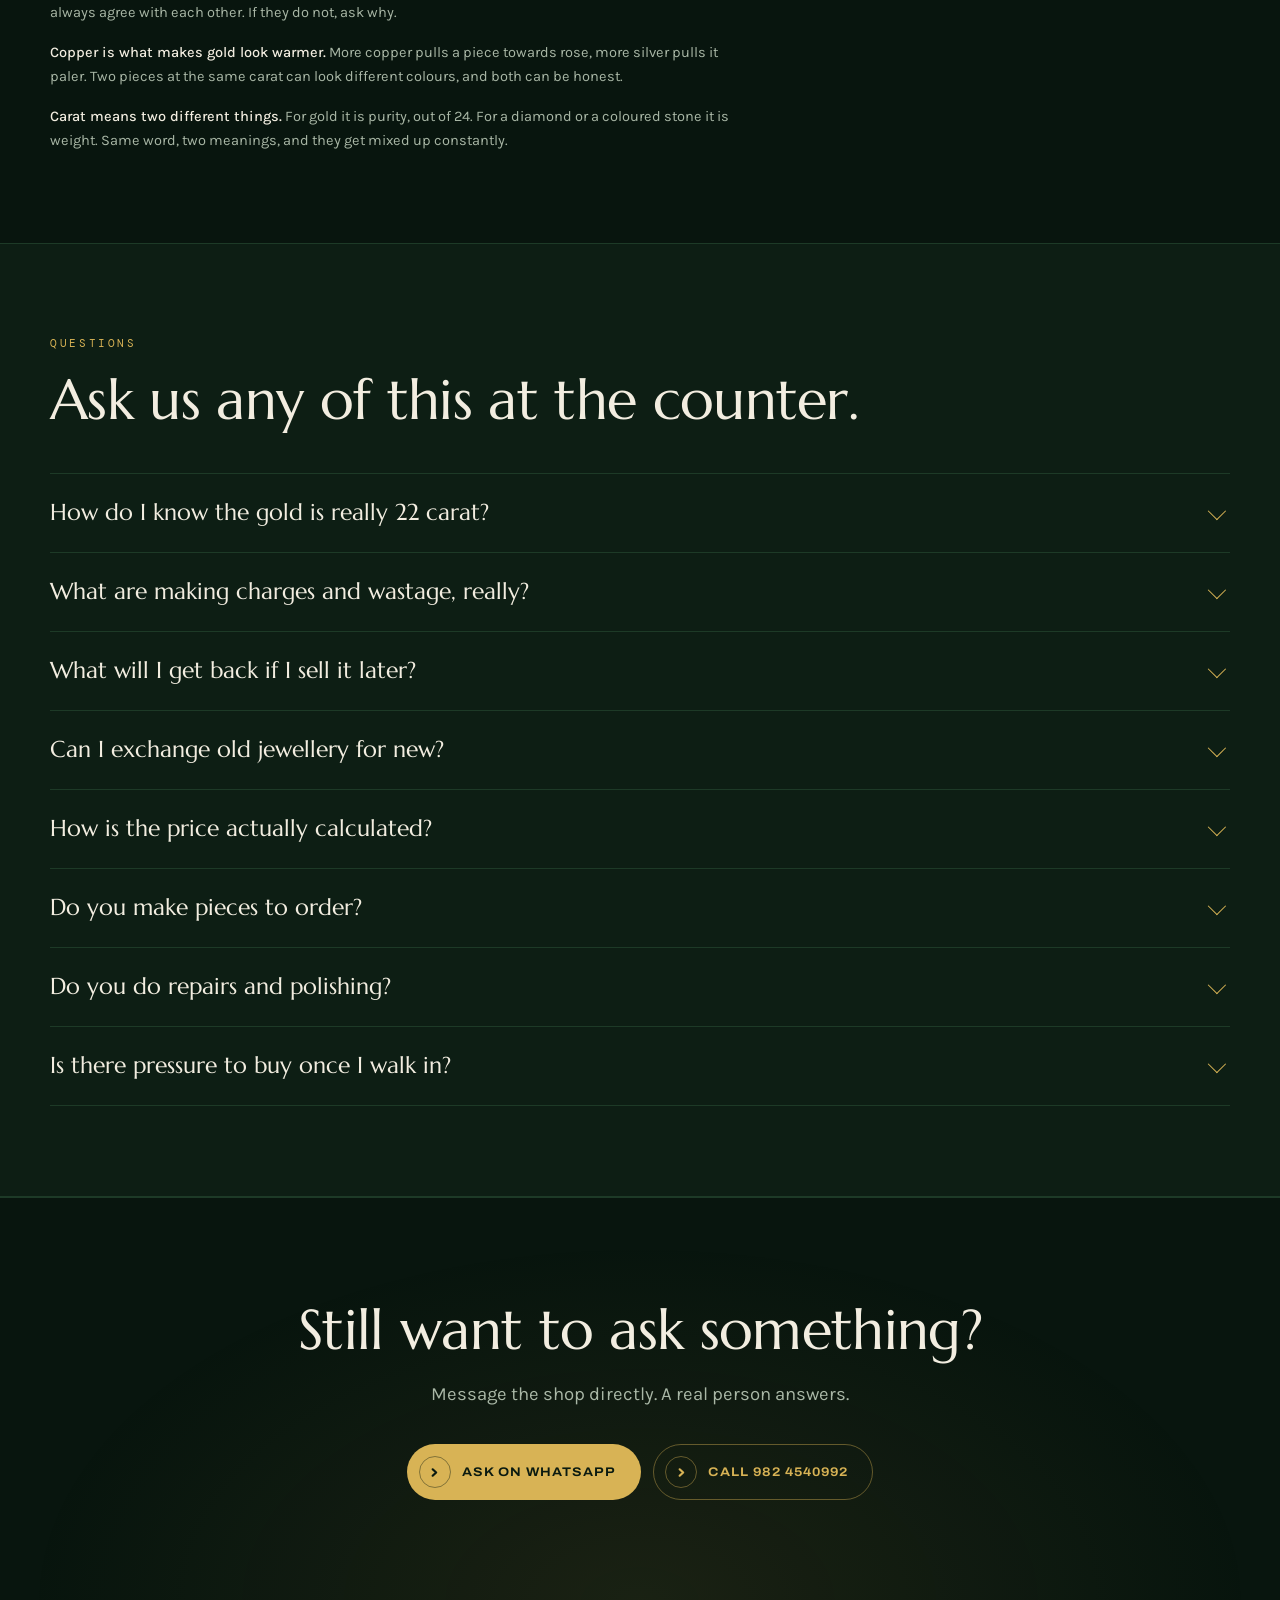
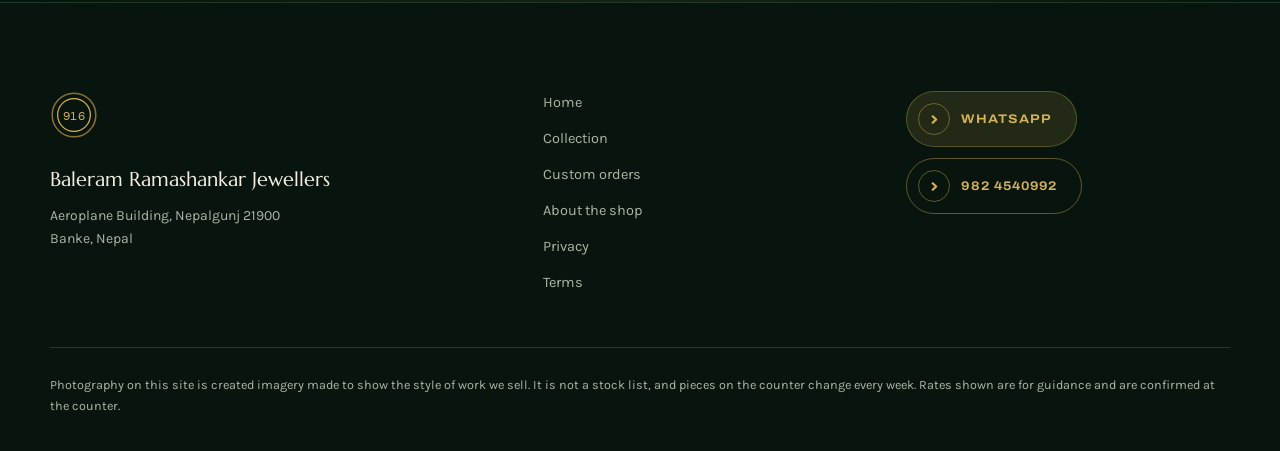
<file: site/faq.html>
<!DOCTYPE html>
<html lang="en">
<head>
<meta charset="utf-8">
<meta name="viewport" content="width=device-width, initial-scale=1">
<title>Gold purity and questions · Baleram Ramashankar Jewellers, Nepalgunj</title>
<meta name="description" content="What 22 carat and 916 mean, how making and wastage charges work, how exchange and buyback are calculated, and how to read the hallmark on your own jewellery.">
<link rel="canonical" href="https://REPLACE-WITH-YOUR-DOMAIN/faq.html">
<meta name="theme-color" content="#08150E">
<meta http-equiv="Content-Security-Policy" content="default-src 'self'; img-src 'self' data:; style-src 'self' 'unsafe-inline'; script-src 'self'; font-src 'self'; media-src 'self' blob:; frame-src https://www.google.com https://maps.google.com; connect-src 'self'; form-action 'none'; base-uri 'self'; object-src 'none'; frame-ancestors 'self'">
<meta name="referrer" content="strict-origin-when-cross-origin">
<meta property="og:type" content="website">
<meta property="og:site_name" content="Baleram Ramashankar Jewellers">
<meta property="og:locale" content="en_NP">
<meta property="og:title" content="Gold purity and questions · Baleram Ramashankar Jewellers, Nepalgunj">
<meta property="og:description" content="What 22 carat and 916 mean, how making and wastage charges work, how exchange and buyback are calculated, and how to read the hallmark on your own jewellery.">
<meta property="og:url" content="https://REPLACE-WITH-YOUR-DOMAIN/faq.html">
<meta property="og:image" content="https://REPLACE-WITH-YOUR-DOMAIN/assets/img/hall.jpg">
<meta property="og:image:alt" content="Baleram Ramashankar Jewellers, Nepalgunj">
<meta name="twitter:card" content="summary_large_image">
<meta name="twitter:title" content="Gold purity and questions · Baleram Ramashankar Jewellers, Nepalgunj">
<meta name="twitter:description" content="What 22 carat and 916 mean, how making and wastage charges work, how exchange and buyback are calculated, and how to read the hallmark on your own jewellery.">
<meta name="twitter:image" content="https://REPLACE-WITH-YOUR-DOMAIN/assets/img/hall.jpg">
<link rel="icon" href="data:image/svg+xml,%3Csvg xmlns='http://www.w3.org/2000/svg' viewBox='0 0 32 32'%3E%3Ccircle cx='16' cy='16' r='15' fill='%2308150E'/%3E%3Ccircle cx='16' cy='16' r='11' fill='none' stroke='%23D8B355' stroke-width='1.5'/%3E%3Ctext x='16' y='20' font-family='serif' font-size='10' fill='%23D8B355' text-anchor='middle'%3E916%3C/text%3E%3C/svg%3E">
<link rel="apple-touch-icon" href="data:image/svg+xml,%3Csvg xmlns='http://www.w3.org/2000/svg' viewBox='0 0 32 32'%3E%3Ccircle cx='16' cy='16' r='15' fill='%2308150E'/%3E%3Ccircle cx='16' cy='16' r='11' fill='none' stroke='%23D8B355' stroke-width='1.5'/%3E%3Ctext x='16' y='20' font-family='serif' font-size='10' fill='%23D8B355' text-anchor='middle'%3E916%3C/text%3E%3C/svg%3E">
<link rel="preload" href="assets/fonts/marcellus-latin-400.woff2" as="font" type="font/woff2" crossorigin>
<link rel="preload" href="assets/fonts/karla-latin-400.woff2" as="font" type="font/woff2" crossorigin>
<link rel="stylesheet" href="assets/css/fonts.css">
<link rel="stylesheet" href="assets/css/site.css">
</head>
<body class="sub">
<a class="skip" href="#main">Skip to content</a>
<div class="ground" aria-hidden="true"></div>

<nav class="nav" aria-label="Main">
  <a class="nav-mark" href="index.html">
    <svg class="punch" viewBox="0 0 44 44" aria-hidden="true"><g class="punch-g"><circle cx="22" cy="22" r="20" class="p-out"/><circle cx="22" cy="22" r="15" class="p-in"/><text x="22" y="26.5" class="p-t">916</text></g></svg>
    <span class="nav-name">Baleram Ramashankar<em>Jewellers</em></span>
  </a>
  <ul class="nav-links">
    <li><a href="collection.html">Collection</a></li>
    <li><a href="custom.html">Custom</a></li>
    <li><a href="faq.html">Gold &amp; FAQ</a></li>
    <li><a href="about.html">About</a></li>
  </ul>
  <div class="nav-act">
    <a class="ico" href="tel:+9779824540992" aria-label="Call the shop"><svg viewBox="0 0 24 24" aria-hidden="true"><path d="M6.6 10.8a15 15 0 0 0 6.6 6.6l2.2-2.2a1 1 0 0 1 1-.25 11.4 11.4 0 0 0 3.6.57 1 1 0 0 1 1 1V20a1 1 0 0 1-1 1A17 17 0 0 1 3 4a1 1 0 0 1 1-1h3.5a1 1 0 0 1 1 1 11.4 11.4 0 0 0 .57 3.6 1 1 0 0 1-.25 1z"/></svg></a>
    <a class="btn btn-wa" href="https://wa.me/9779824540992?text=Namaste%2C%20I%20have%20a%20question." target="_blank" rel="noopener"><svg viewBox="0 0 24 24" aria-hidden="true"><path d="M12 2a10 10 0 0 0-8.6 15l-1.3 4.7 4.8-1.26A10 10 0 1 0 12 2m5.1 13.6c-.22.6-1.3 1.18-1.78 1.22-.47.05-.9.23-3.06-.64-2.6-1.02-4.24-3.66-4.37-3.83-.13-.17-1.05-1.4-1.05-2.67s.66-1.9.9-2.16a.94.94 0 0 1 .68-.32h.49c.16 0 .37-.06.58.44l.8 1.94c.06.13.1.29 0 .46l-.3.45-.44.48c-.14.14-.29.3-.12.58s.73 1.2 1.56 1.95c1.07.95 1.98 1.25 2.26 1.39s.45.12.62-.07l.88-1.03c.2-.24.37-.18.62-.09l1.77.84c.26.13.43.19.5.3s.06.63-.16 1.24"/></svg><span>WhatsApp</span></a>
  </div>
</nav>

<main id="main" tabindex="-1">

<header class="phead reveal">
  <div class="wrap">
    <p class="eyebrow">Gold, plainly explained</p>
    <h1 class="phead-h">The questions people are shy to ask.</h1>
    <p class="lede">Buying gold should not rest on trusting someone’s word. Here is how purity, weight and charges actually work, so you can check any jeweller, including us.</p>
  </div>
</header>

<section class="purity-sec reveal" aria-labelledby="pu-h">
  <div class="wrap">
    <p class="eyebrow">Standard levels</p>
    <h2 id="pu-h" class="h2">What the numbers mean.</h2>
    <p class="lede">Carat is how much of the metal is actually gold. The three digit number stamped beside it says the same thing in parts per thousand.</p>
    <div class="ptable">
      <div class="ptable-head" aria-hidden="true">
        <span>Mark</span><span>Stamp</span><span>What is in it</span><span>Hardness</span><span>What it is for</span>
      </div>

      <article class="prow">
        <div class="pk"><b>24K</b><i>99.9% gold</i></div>
        <div class="pstamp">999</div>
        <div class="pmix"><span class="au" style="--w:99.9%"></span><span class="ag" style="--w:0.1%"></span><span class="cu" style="--w:0%"></span>
          <em>Gold 99.9 · Silver 0.1</em></div>
        <div class="phard"><s style="--h:12%"></s><em>Very soft</em></div>
        <div class="puse">Bars, coins and gifting biscuits. It bends under a thumbnail, so it is not made into jewellery you wear.</div>
      </article>

      <article class="prow is-standard">
        <div class="pk"><b>22K</b><i>91.6% gold</i><u>Our standard</u></div>
        <div class="pstamp">916</div>
        <div class="pmix"><span class="au" style="--w:91.6%"></span><span class="ag" style="--w:5%"></span><span class="cu" style="--w:3.4%"></span>
          <em>Gold 91.6 · Silver 5 · Copper 3.4</em></div>
        <div class="phard"><s style="--h:40%"></s><em>Wearable</em></div>
        <div class="puse">Necklaces, bangles, chains and bridal sets. Enough backbone to be worn and worked, without losing the deep yellow.</div>
      </article>

      <article class="prow">
        <div class="pk"><b>18K</b><i>75.0% gold</i></div>
        <div class="pstamp">750</div>
        <div class="pmix"><span class="au" style="--w:75%"></span><span class="ag" style="--w:15%"></span><span class="cu" style="--w:10%"></span>
          <em>Gold 75 · Silver 15 · Copper 10</em></div>
        <div class="phard"><s style="--h:70%"></s><em>Hard</em></div>
        <div class="puse">Stone set and diamond work. A prong in 18K grips a stone and keeps gripping it.</div>
      </article>

      <article class="prow">
        <div class="pk"><b>14K</b><i>58.5% gold</i></div>
        <div class="pstamp">585</div>
        <div class="pmix"><span class="au" style="--w:58.5%"></span><span class="ag" style="--w:25%"></span><span class="cu" style="--w:16.5%"></span>
          <em>Gold 58.5 · Silver 25 · Copper 16.5</em></div>
        <div class="phard"><s style="--h:92%"></s><em>Toughest</em></div>
        <div class="puse">Light daily wear and export designs. The kindest on budget and the hardest to damage.</div>
      </article>

      <article class="prow prow-ag">
        <div class="pk"><b>925</b><i>Sterling silver</i></div>
        <div class="pstamp">925</div>
        <div class="pmix"><span class="ag" style="--w:92.5%"></span><span class="cu" style="--w:7.5%"></span>
          <em>Silver 92.5 · Copper 7.5</em></div>
        <div class="phard"><s style="--h:55%"></s><em>Workable</em></div>
        <div class="puse">Silver jewellery, tea sets, trays and gifting.</div>
      </article>

      <article class="prow prow-ag">
        <div class="pk"><b>999</b><i>Fine silver</i></div>
        <div class="pstamp">999</div>
        <div class="pmix"><span class="ag" style="--w:99.9%"></span><span class="cu" style="--w:0.1%"></span>
          <em>Silver 99.9</em></div>
        <div class="phard"><s style="--h:15%"></s><em>Very soft</em></div>
        <div class="puse">Bars, coins, diyas, kalash and puja articles.</div>
      </article>
    </div>

    <div class="pnotes">
      <p><b>One tola is 11.664 grams.</b> Rates are usually quoted both per tola and per ten grams, and the two should always agree with each other. If they do not, ask why.</p>
      <p><b>Copper is what makes gold look warmer.</b> More copper pulls a piece towards rose, more silver pulls it paler. Two pieces at the same carat can look different colours, and both can be honest.</p>
      <p><b>Carat means two different things.</b> For gold it is purity, out of 24. For a diamond or a coloured stone it is weight. Same word, two meanings, and they get mixed up constantly.</p>
    </div>
  </div>
</section>

<section class="faq-sec reveal" aria-labelledby="fq-h">
  <div class="wrap">
    <p class="eyebrow">Questions</p>
    <h2 id="fq-h" class="h2 h2-wide">Ask us any of this at the counter.</h2>
    <div class="faq-list">

      <details class="fq"><summary><span>How do I know the gold is really 22 carat?</span></summary>
      <div class="fq-a"><p>By the stamp, not by our word. Purity is punched into the metal, usually on the clasp, the inside of a bangle, or the back of a pendant. Ask us to point it out on the piece in your hand. If a piece carries no mark, ask why before you buy it, here or anywhere.</p></div></details>

      <details class="fq"><summary><span>What are making charges and wastage, really?</span></summary>
      <div class="fq-a"><p>Making is the labour of turning raw gold into a finished piece. Wastage covers the small amount of gold genuinely lost in cutting, filing and polishing. Both are normal and every jeweller charges them. What is not normal is hiding them inside one number.</p><p>We quote them separately before you decide, and they appear as separate lines on the bill. Detailed work costs more to make, a plain chain costs less. Neither charge comes back when you sell, so it is worth knowing what you are paying at the start.</p></div></details>

      <details class="fq"><summary><span>What will I get back if I sell it later?</span></summary>
      <div class="fq-a"><p>The gold value at that day’s rate, for the weight and purity the piece actually is. Making and wastage do not come back, because that money went into labour.</p><p>Bring gold in and it is weighed and tested in front of you first. You see the weight and the purity reading yourself, and the number is worked out from there.</p></div></details>

      <details class="fq"><summary><span>Can I exchange old jewellery for new?</span></summary>
      <div class="fq-a"><p>Yes, and most people do. Old gold is tested and weighed in front of you, valued at the day’s rate, and set against the new piece. You pay the difference plus the making. The old bill helps but is not required.</p></div></details>

      <details class="fq"><summary><span>How is the price actually calculated?</span></summary>
      <div class="fq-a"><p>Four things, in this order. The day’s rate for that purity, multiplied by the weight. Then the making charge. Then wastage. Then any stone cost, which is priced separately from the gold because stones are not sold by gold weight.</p><p>Ask for each number on its own. Any jeweller who will not break it down is telling you something.</p></div></details>

      <details class="fq"><summary><span>Do you make pieces to order?</span></summary>
      <div class="fq-a"><p>Yes. Send a photograph on WhatsApp and we will quote the weight, the making and the time. Most pieces take one to three weeks, and bridal sets in wedding season need longer. Full steps are on the <a href="custom.html">custom orders page</a>.</p></div></details>

      <details class="fq"><summary><span>Do you do repairs and polishing?</span></summary>
      <div class="fq-a"><p>Yes. Re-stringing, clasp repairs, re-sizing, polishing and rhodium work. Bring the piece in and we will tell you what it needs and what it costs before we start.</p></div></details>

      <details class="fq"><summary><span>Is there pressure to buy once I walk in?</span></summary>
      <div class="fq-a"><p>No. Sit down, look at as many trays as you like, and leave without buying. People often come three or four times before a wedding purchase, and that is normal.</p></div></details>

    </div>
  </div>
</section>

<section class="cta-band reveal">
  <div class="wrap">
    <h2 class="h2">Still want to ask something?</h2>
    <p class="lede">Message the shop directly. A real person answers.</p>
    <div class="b-cta">
      <a class="btn btn-gold" href="https://wa.me/9779824540992?text=Namaste%2C%20I%20have%20a%20question%20about%20gold." target="_blank" rel="noopener">Ask on WhatsApp</a>
      <a class="btn btn-ghost" href="tel:+9779824540992">Call 982 4540992</a>
    </div>
  </div>
</section>

</main>

<footer class="foot">
  <div class="wrap foot-grid">
    <div class="foot-brand">
      <svg class="punch punch-lg" viewBox="0 0 44 44" aria-hidden="true"><g class="punch-g"><circle cx="22" cy="22" r="20" class="p-out"/><circle cx="22" cy="22" r="15" class="p-in"/><text x="22" y="26.5" class="p-t">916</text></g></svg>
      <p class="foot-name">Baleram Ramashankar Jewellers</p>
      <p class="foot-add">Aeroplane Building, Nepalgunj 21900<br>Banke, Nepal</p>
    </div>
    <nav class="foot-nav" aria-label="Footer">
      <a href="index.html">Home</a>
      <a href="collection.html">Collection</a>
      <a href="custom.html">Custom orders</a>
      <a href="about.html">About the shop</a>
      <a href="privacy.html">Privacy</a>
      <a href="terms.html">Terms</a>
    </nav>
    <div class="foot-act">
      <a class="btn btn-wa" href="https://wa.me/9779824540992" target="_blank" rel="noopener"><span>WhatsApp</span></a>
      <a class="btn btn-ghost" href="tel:+9779824540992">982 4540992</a>
    </div>
  </div>
  <p class="foot-fine">Photography on this site is created imagery made to show the style of work we sell. It is not a stock list, and pieces on the counter change every week. Rates shown are for guidance and are confirmed at the counter.</p>
</footer>

<script src="assets/data/rates.js"></script>
<script src="assets/js/site.js"></script>
</body>
</html>
</file>
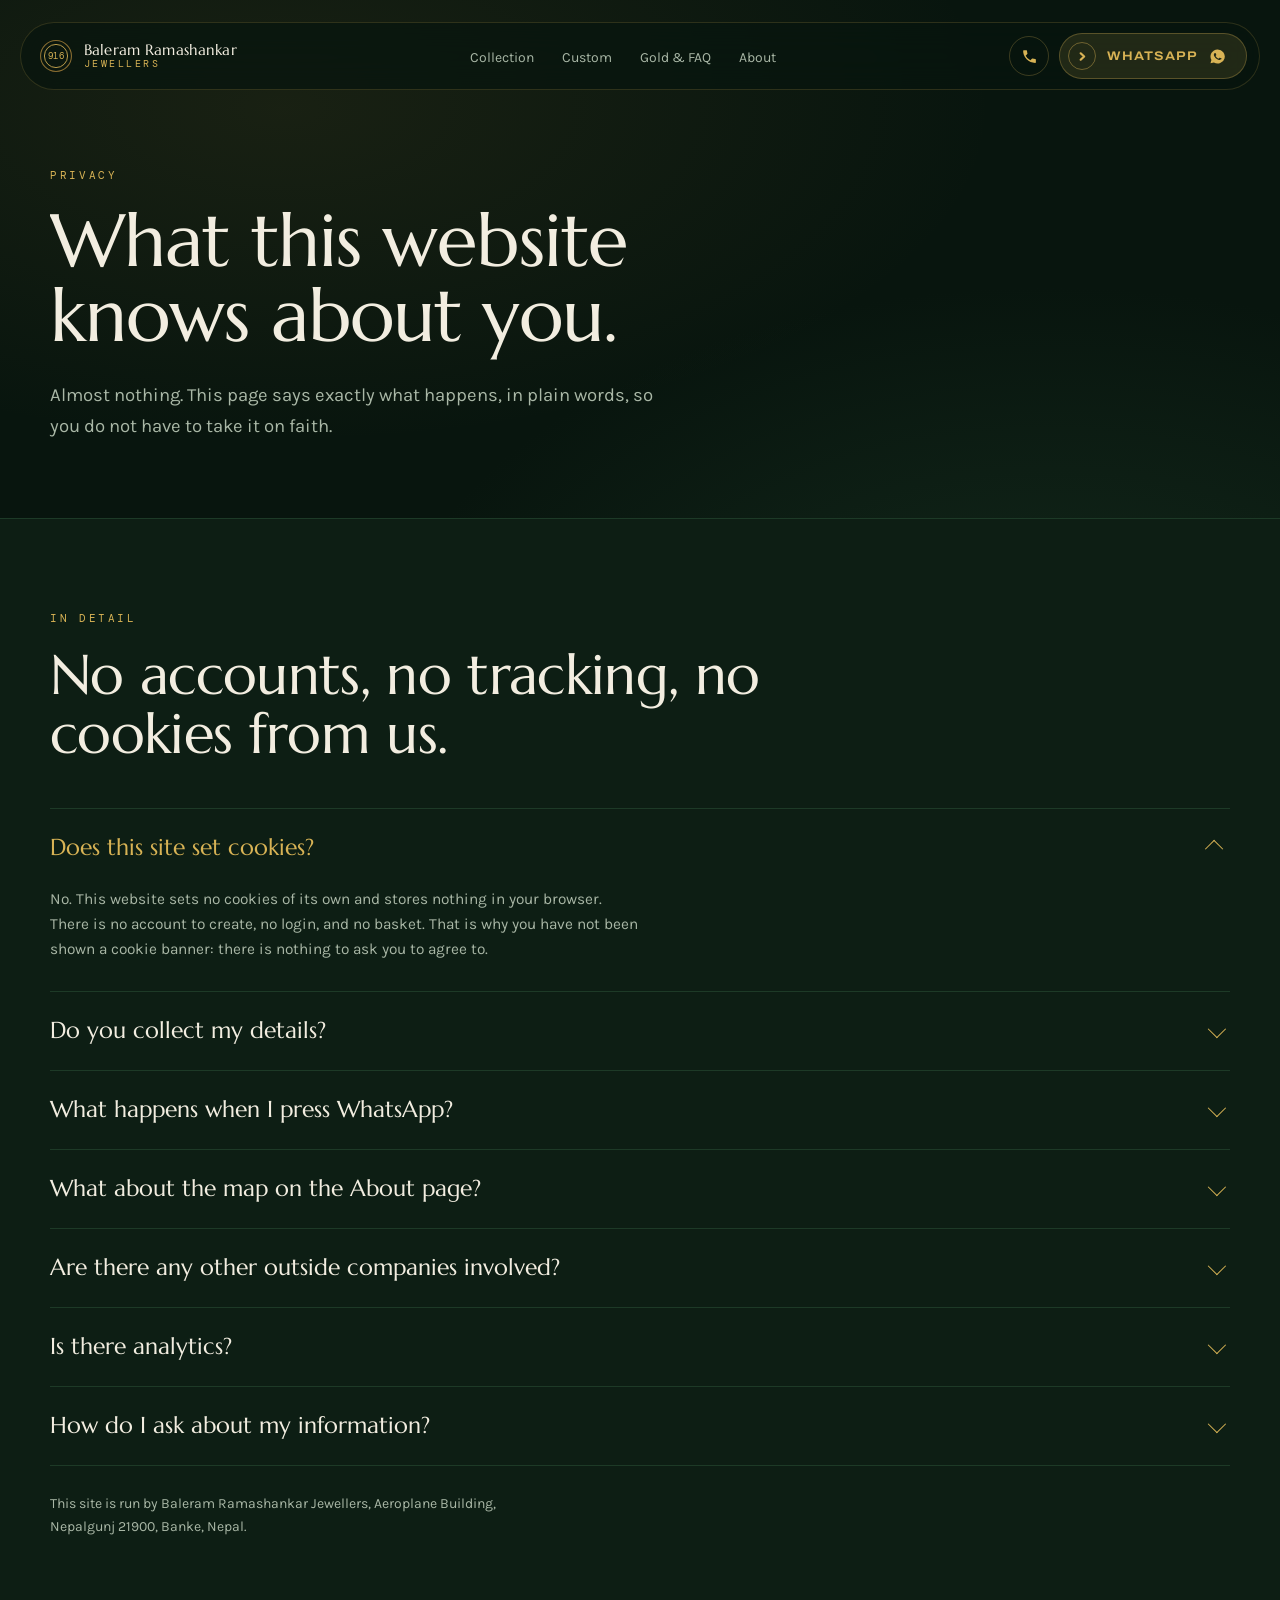
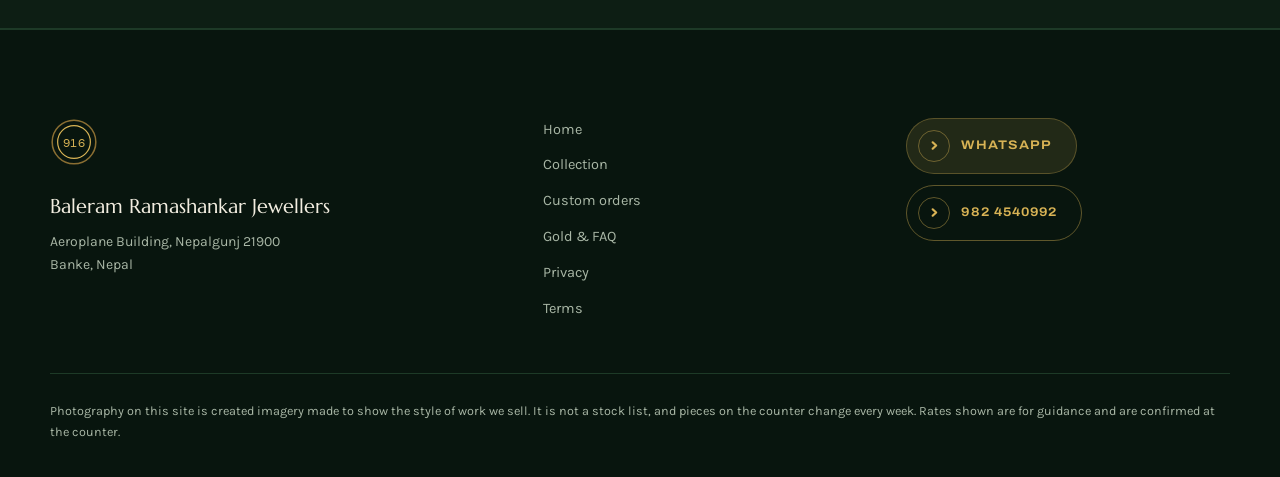
<file: site/privacy.html>
<!DOCTYPE html>
<html lang="en">
<head>
<meta charset="utf-8">
<meta name="viewport" content="width=device-width, initial-scale=1">
<title>Privacy · Baleram Ramashankar Jewellers</title>
<meta name="description" content="What this website collects, which is almost nothing, and what happens when you message the shop on WhatsApp or open the map.">
<link rel="canonical" href="https://REPLACE-WITH-YOUR-DOMAIN/privacy.html">
<meta name="theme-color" content="#08150E">
<meta http-equiv="Content-Security-Policy" content="default-src 'self'; img-src 'self' data:; style-src 'self' 'unsafe-inline'; script-src 'self'; font-src 'self'; media-src 'self' blob:; frame-src https://www.google.com https://maps.google.com; connect-src 'self'; form-action 'none'; base-uri 'self'; object-src 'none'; frame-ancestors 'self'">
<meta name="referrer" content="strict-origin-when-cross-origin">
<meta property="og:type" content="website">
<meta property="og:site_name" content="Baleram Ramashankar Jewellers">
<meta property="og:locale" content="en_NP">
<meta property="og:title" content="Privacy · Baleram Ramashankar Jewellers">
<meta property="og:description" content="What this website collects, which is almost nothing, and what happens when you message the shop on WhatsApp or open the map.">
<meta property="og:url" content="https://REPLACE-WITH-YOUR-DOMAIN/privacy.html">
<meta property="og:image" content="https://REPLACE-WITH-YOUR-DOMAIN/assets/img/hall.jpg">
<meta property="og:image:alt" content="Baleram Ramashankar Jewellers, Nepalgunj">
<meta name="twitter:card" content="summary_large_image">
<meta name="twitter:title" content="Privacy · Baleram Ramashankar Jewellers">
<meta name="twitter:description" content="What this website collects, which is almost nothing, and what happens when you message the shop on WhatsApp or open the map.">
<meta name="twitter:image" content="https://REPLACE-WITH-YOUR-DOMAIN/assets/img/hall.jpg">
<link rel="icon" href="data:image/svg+xml,%3Csvg xmlns='http://www.w3.org/2000/svg' viewBox='0 0 32 32'%3E%3Ccircle cx='16' cy='16' r='15' fill='%2308150E'/%3E%3Ccircle cx='16' cy='16' r='11' fill='none' stroke='%23D8B355' stroke-width='1.5'/%3E%3Ctext x='16' y='20' font-family='serif' font-size='10' fill='%23D8B355' text-anchor='middle'%3E916%3C/text%3E%3C/svg%3E">
<link rel="apple-touch-icon" href="data:image/svg+xml,%3Csvg xmlns='http://www.w3.org/2000/svg' viewBox='0 0 32 32'%3E%3Ccircle cx='16' cy='16' r='15' fill='%2308150E'/%3E%3Ccircle cx='16' cy='16' r='11' fill='none' stroke='%23D8B355' stroke-width='1.5'/%3E%3Ctext x='16' y='20' font-family='serif' font-size='10' fill='%23D8B355' text-anchor='middle'%3E916%3C/text%3E%3C/svg%3E">
<link rel="preload" href="assets/fonts/marcellus-latin-400.woff2" as="font" type="font/woff2" crossorigin>
<link rel="preload" href="assets/fonts/karla-latin-400.woff2" as="font" type="font/woff2" crossorigin>
<link rel="stylesheet" href="assets/css/fonts.css">
<link rel="stylesheet" href="assets/css/site.css">
</head>
<body class="sub">
<a class="skip" href="#main">Skip to content</a>
<div class="ground" aria-hidden="true"></div>

<nav class="nav" aria-label="Main">
  <a class="nav-mark" href="index.html">
    <svg class="punch" viewBox="0 0 44 44" aria-hidden="true"><g class="punch-g"><circle cx="22" cy="22" r="20" class="p-out"/><circle cx="22" cy="22" r="15" class="p-in"/><text x="22" y="26.5" class="p-t">916</text></g></svg>
    <span class="nav-name">Baleram Ramashankar<em>Jewellers</em></span>
  </a>
  <ul class="nav-links">
    <li><a href="collection.html">Collection</a></li>
    <li><a href="custom.html">Custom</a></li>
    <li><a href="faq.html">Gold &amp; FAQ</a></li>
    <li><a href="about.html">About</a></li>
  </ul>
  <div class="nav-act">
    <a class="ico" href="tel:+9779824540992" aria-label="Call the shop"><svg viewBox="0 0 24 24" aria-hidden="true"><path d="M6.6 10.8a15 15 0 0 0 6.6 6.6l2.2-2.2a1 1 0 0 1 1-.25 11.4 11.4 0 0 0 3.6.57 1 1 0 0 1 1 1V20a1 1 0 0 1-1 1A17 17 0 0 1 3 4a1 1 0 0 1 1-1h3.5a1 1 0 0 1 1 1 11.4 11.4 0 0 0 .57 3.6 1 1 0 0 1-.25 1z"/></svg></a>
    <a class="btn btn-wa" href="https://wa.me/9779824540992?text=Namaste%2C%20I%20would%20like%20to%20visit%20the%20shop." target="_blank" rel="noopener"><svg viewBox="0 0 24 24" aria-hidden="true"><path d="M12 2a10 10 0 0 0-8.6 15l-1.3 4.7 4.8-1.26A10 10 0 1 0 12 2m5.1 13.6c-.22.6-1.3 1.18-1.78 1.22-.47.05-.9.23-3.06-.64-2.6-1.02-4.24-3.66-4.37-3.83-.13-.17-1.05-1.4-1.05-2.67s.66-1.9.9-2.16a.94.94 0 0 1 .68-.32h.49c.16 0 .37-.06.58.44l.8 1.94c.06.13.1.29 0 .46l-.3.45-.44.48c-.14.14-.29.3-.12.58s.73 1.2 1.56 1.95c1.07.95 1.98 1.25 2.26 1.39s.45.12.62-.07l.88-1.03c.2-.24.37-.18.62-.09l1.77.84c.26.13.43.19.5.3s.06.63-.16 1.24"/></svg><span>WhatsApp</span></a>
  </div>
</nav>

<main id="main" tabindex="-1">

<header class="phead reveal">
  <div class="wrap">
    <p class="eyebrow">Privacy</p>
    <h1 class="phead-h">What this website<br>knows about you.</h1>
    <p class="lede">Almost nothing. This page says exactly what happens, in plain words, so you do not have to take it on faith.</p>
  </div>
</header>

<section class="faq-sec reveal" aria-labelledby="pv-h">
  <div class="wrap">
    <p class="eyebrow">In detail</p>
    <h2 id="pv-h" class="h2 h2-wide">No accounts, no tracking, no cookies from us.</h2>
    <div class="faq-list">

      <details class="fq" open><summary><span>Does this site set cookies?</span></summary>
      <div class="fq-a"><p>No. This website sets no cookies of its own and stores nothing in your browser. There is no account to create, no login, and no basket. That is why you have not been shown a cookie banner: there is nothing to ask you to agree to.</p></div></details>

      <details class="fq"><summary><span>Do you collect my details?</span></summary>
      <div class="fq-a"><p>There is no contact form on this website, so there is nothing here that can collect your name, your email address or your phone number. Every button either opens WhatsApp or dials the shop.</p></div></details>

      <details class="fq"><summary><span>What happens when I press WhatsApp?</span></summary>
      <div class="fq-a"><p>Your own WhatsApp app opens, with a message already typed for you. Nothing is sent until you press send yourself. From that point the conversation is between you and the shop, and WhatsApp handles it under their own privacy terms, not ours. We keep those chats to answer you and to remember an order you placed.</p></div></details>

      <details class="fq"><summary><span>What about the map on the About page?</span></summary>
      <div class="fq-a"><p>The map is loaded from Google, and Google does set cookies. That is why the map does not load on its own. You see a still placeholder with a button, and nothing is requested from Google until you press it. If you never press it, Google is never contacted.</p></div></details>

      <details class="fq"><summary><span>Are there any other outside companies involved?</span></summary>
      <div class="fq-a"><p>The typefaces used on this site are served from this website itself rather than from Google, so no font request leaves for another company. The only outside links are the ones you choose to press: WhatsApp, the phone dialler, and Google Maps for directions.</p></div></details>

      <details class="fq"><summary><span>Is there analytics?</span></summary>
      <div class="fq-a"><p>Not at the moment. If visitor counting is ever added, this page will be updated first and anything that sets a cookie will ask you before it runs.</p></div></details>

      <details class="fq"><summary><span>How do I ask about my information?</span></summary>
      <div class="fq-a"><p>Message the shop on WhatsApp or call <a href="tel:+9779824540992">982 4540992</a> and ask. If you want a WhatsApp conversation deleted from our side, say so and it will be.</p></div></details>

    </div>
    <p class="rates-note">This site is run by Baleram Ramashankar Jewellers, Aeroplane Building, Nepalgunj 21900, Banke, Nepal.</p>
  </div>
</section>

</main>

<footer class="foot">
  <div class="wrap foot-grid">
    <div class="foot-brand">
      <svg class="punch punch-lg" viewBox="0 0 44 44" aria-hidden="true"><g class="punch-g"><circle cx="22" cy="22" r="20" class="p-out"/><circle cx="22" cy="22" r="15" class="p-in"/><text x="22" y="26.5" class="p-t">916</text></g></svg>
      <p class="foot-name">Baleram Ramashankar Jewellers</p>
      <p class="foot-add">Aeroplane Building, Nepalgunj 21900<br>Banke, Nepal</p>
    </div>
    <nav class="foot-nav" aria-label="Footer">
      <a href="index.html">Home</a>
      <a href="collection.html">Collection</a>
      <a href="custom.html">Custom orders</a>
      <a href="faq.html">Gold &amp; FAQ</a>
      <a href="privacy.html">Privacy</a>
      <a href="terms.html">Terms</a>
    </nav>
    <div class="foot-act">
      <a class="btn btn-wa" href="https://wa.me/9779824540992" target="_blank" rel="noopener"><span>WhatsApp</span></a>
      <a class="btn btn-ghost" href="tel:+9779824540992">982 4540992</a>
    </div>
  </div>
  <p class="foot-fine">Photography on this site is created imagery made to show the style of work we sell. It is not a stock list, and pieces on the counter change every week. Rates shown are for guidance and are confirmed at the counter.</p>
</footer>

<script src="assets/data/rates.js"></script>
<script src="assets/js/site.js"></script>
</body>
</html>
</file>
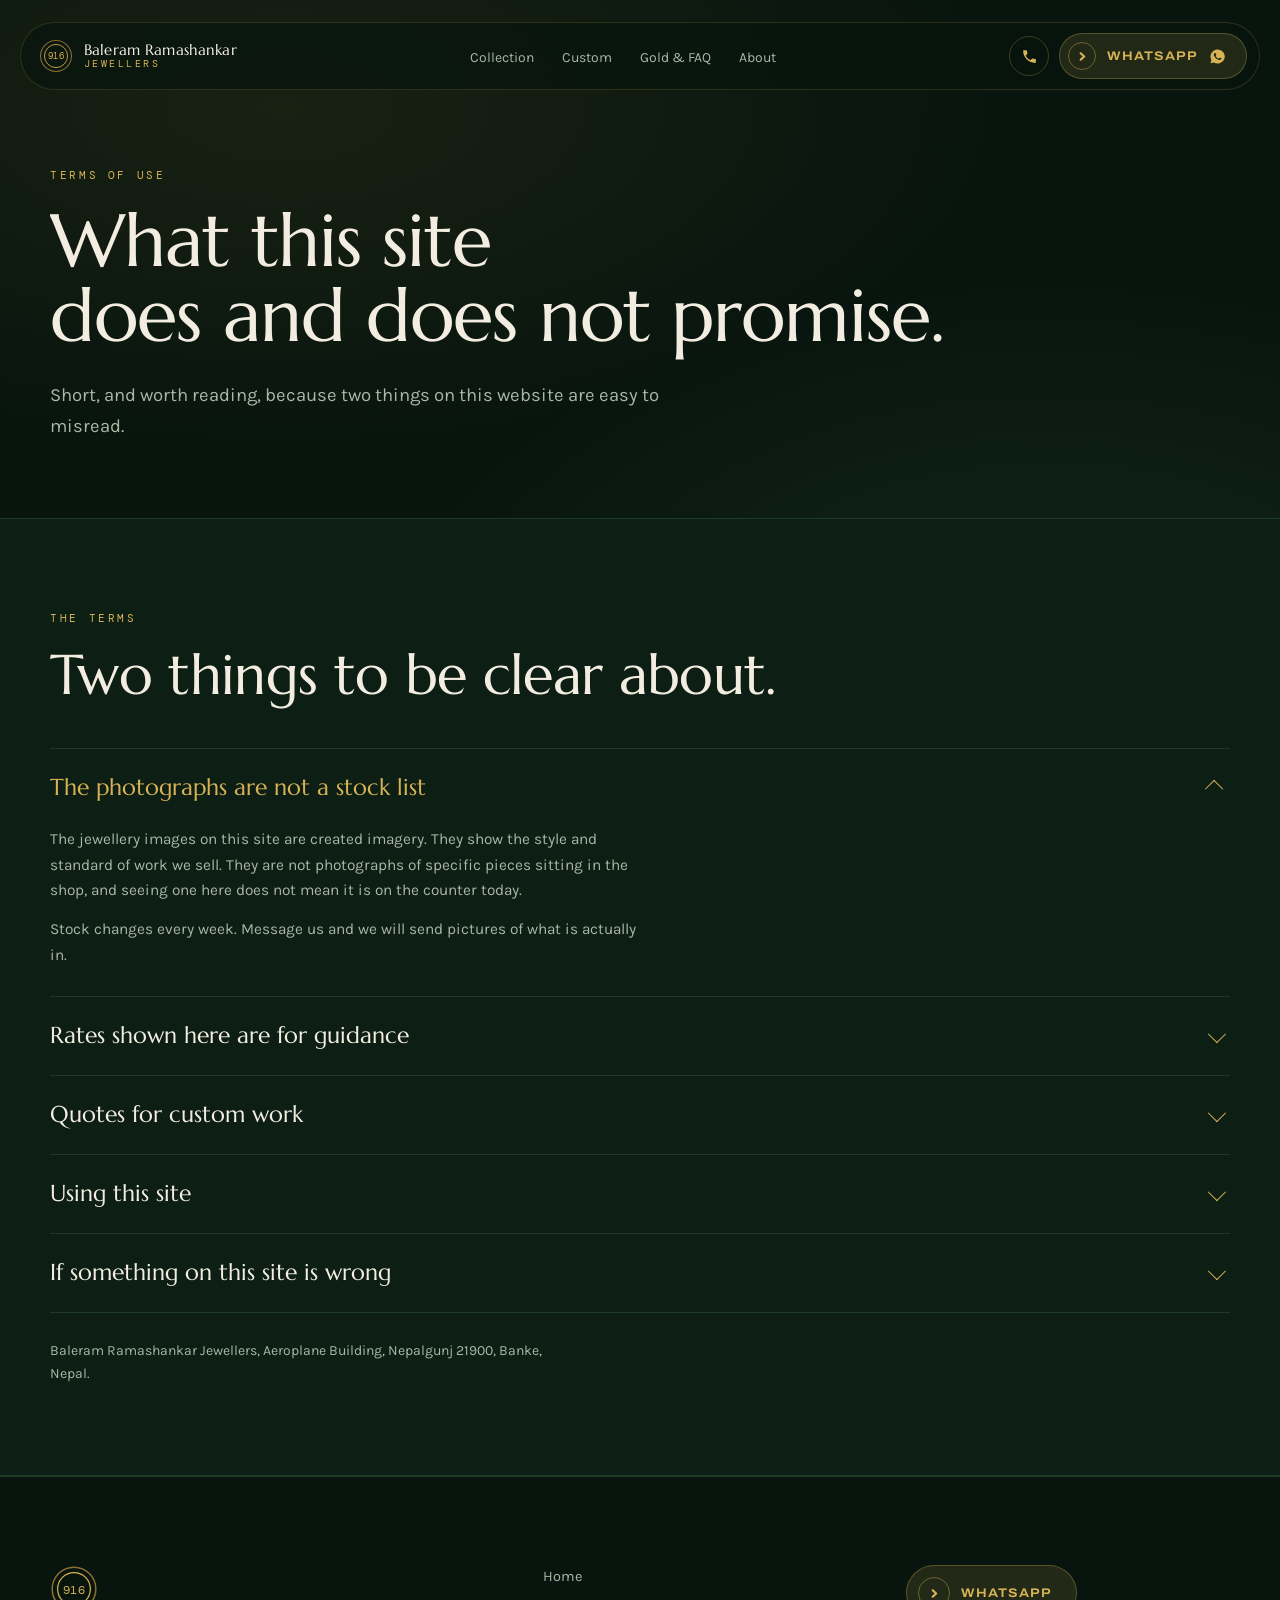
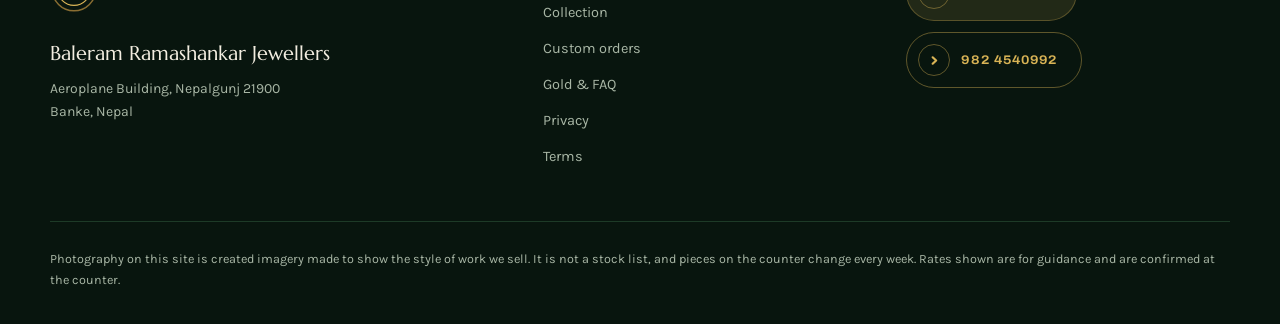
<file: site/terms.html>
<!DOCTYPE html>
<html lang="en">
<head>
<meta charset="utf-8">
<meta name="viewport" content="width=device-width, initial-scale=1">
<title>Terms of use · Baleram Ramashankar Jewellers</title>
<meta name="description" content="The terms for using this website, including what the photographs and the posted rates do and do not promise.">
<link rel="canonical" href="https://REPLACE-WITH-YOUR-DOMAIN/terms.html">
<meta name="theme-color" content="#08150E">
<meta http-equiv="Content-Security-Policy" content="default-src 'self'; img-src 'self' data:; style-src 'self' 'unsafe-inline'; script-src 'self'; font-src 'self'; media-src 'self' blob:; frame-src https://www.google.com https://maps.google.com; connect-src 'self'; form-action 'none'; base-uri 'self'; object-src 'none'; frame-ancestors 'self'">
<meta name="referrer" content="strict-origin-when-cross-origin">
<meta property="og:type" content="website">
<meta property="og:site_name" content="Baleram Ramashankar Jewellers">
<meta property="og:locale" content="en_NP">
<meta property="og:title" content="Terms of use · Baleram Ramashankar Jewellers">
<meta property="og:description" content="The terms for using this website, including what the photographs and the posted rates do and do not promise.">
<meta property="og:url" content="https://REPLACE-WITH-YOUR-DOMAIN/terms.html">
<meta property="og:image" content="https://REPLACE-WITH-YOUR-DOMAIN/assets/img/hall.jpg">
<meta property="og:image:alt" content="Baleram Ramashankar Jewellers, Nepalgunj">
<meta name="twitter:card" content="summary_large_image">
<meta name="twitter:title" content="Terms of use · Baleram Ramashankar Jewellers">
<meta name="twitter:description" content="The terms for using this website, including what the photographs and the posted rates do and do not promise.">
<meta name="twitter:image" content="https://REPLACE-WITH-YOUR-DOMAIN/assets/img/hall.jpg">
<link rel="icon" href="data:image/svg+xml,%3Csvg xmlns='http://www.w3.org/2000/svg' viewBox='0 0 32 32'%3E%3Ccircle cx='16' cy='16' r='15' fill='%2308150E'/%3E%3Ccircle cx='16' cy='16' r='11' fill='none' stroke='%23D8B355' stroke-width='1.5'/%3E%3Ctext x='16' y='20' font-family='serif' font-size='10' fill='%23D8B355' text-anchor='middle'%3E916%3C/text%3E%3C/svg%3E">
<link rel="apple-touch-icon" href="data:image/svg+xml,%3Csvg xmlns='http://www.w3.org/2000/svg' viewBox='0 0 32 32'%3E%3Ccircle cx='16' cy='16' r='15' fill='%2308150E'/%3E%3Ccircle cx='16' cy='16' r='11' fill='none' stroke='%23D8B355' stroke-width='1.5'/%3E%3Ctext x='16' y='20' font-family='serif' font-size='10' fill='%23D8B355' text-anchor='middle'%3E916%3C/text%3E%3C/svg%3E">
<link rel="preload" href="assets/fonts/marcellus-latin-400.woff2" as="font" type="font/woff2" crossorigin>
<link rel="preload" href="assets/fonts/karla-latin-400.woff2" as="font" type="font/woff2" crossorigin>
<link rel="stylesheet" href="assets/css/fonts.css">
<link rel="stylesheet" href="assets/css/site.css">
</head>
<body class="sub">
<a class="skip" href="#main">Skip to content</a>
<div class="ground" aria-hidden="true"></div>

<nav class="nav" aria-label="Main">
  <a class="nav-mark" href="index.html">
    <svg class="punch" viewBox="0 0 44 44" aria-hidden="true"><g class="punch-g"><circle cx="22" cy="22" r="20" class="p-out"/><circle cx="22" cy="22" r="15" class="p-in"/><text x="22" y="26.5" class="p-t">916</text></g></svg>
    <span class="nav-name">Baleram Ramashankar<em>Jewellers</em></span>
  </a>
  <ul class="nav-links">
    <li><a href="collection.html">Collection</a></li>
    <li><a href="custom.html">Custom</a></li>
    <li><a href="faq.html">Gold &amp; FAQ</a></li>
    <li><a href="about.html">About</a></li>
  </ul>
  <div class="nav-act">
    <a class="ico" href="tel:+9779824540992" aria-label="Call the shop"><svg viewBox="0 0 24 24" aria-hidden="true"><path d="M6.6 10.8a15 15 0 0 0 6.6 6.6l2.2-2.2a1 1 0 0 1 1-.25 11.4 11.4 0 0 0 3.6.57 1 1 0 0 1 1 1V20a1 1 0 0 1-1 1A17 17 0 0 1 3 4a1 1 0 0 1 1-1h3.5a1 1 0 0 1 1 1 11.4 11.4 0 0 0 .57 3.6 1 1 0 0 1-.25 1z"/></svg></a>
    <a class="btn btn-wa" href="https://wa.me/9779824540992?text=Namaste%2C%20I%20would%20like%20to%20visit%20the%20shop." target="_blank" rel="noopener"><svg viewBox="0 0 24 24" aria-hidden="true"><path d="M12 2a10 10 0 0 0-8.6 15l-1.3 4.7 4.8-1.26A10 10 0 1 0 12 2m5.1 13.6c-.22.6-1.3 1.18-1.78 1.22-.47.05-.9.23-3.06-.64-2.6-1.02-4.24-3.66-4.37-3.83-.13-.17-1.05-1.4-1.05-2.67s.66-1.9.9-2.16a.94.94 0 0 1 .68-.32h.49c.16 0 .37-.06.58.44l.8 1.94c.06.13.1.29 0 .46l-.3.45-.44.48c-.14.14-.29.3-.12.58s.73 1.2 1.56 1.95c1.07.95 1.98 1.25 2.26 1.39s.45.12.62-.07l.88-1.03c.2-.24.37-.18.62-.09l1.77.84c.26.13.43.19.5.3s.06.63-.16 1.24"/></svg><span>WhatsApp</span></a>
  </div>
</nav>

<main id="main" tabindex="-1">

<header class="phead reveal">
  <div class="wrap">
    <p class="eyebrow">Terms of use</p>
    <h1 class="phead-h">What this site<br>does and does not promise.</h1>
    <p class="lede">Short, and worth reading, because two things on this website are easy to misread.</p>
  </div>
</header>

<section class="faq-sec reveal" aria-labelledby="tm-h">
  <div class="wrap">
    <p class="eyebrow">The terms</p>
    <h2 id="tm-h" class="h2 h2-wide">Two things to be clear about.</h2>
    <div class="faq-list">

      <details class="fq" open><summary><span>The photographs are not a stock list</span></summary>
      <div class="fq-a"><p>The jewellery images on this site are created imagery. They show the style and standard of work we sell. They are not photographs of specific pieces sitting in the shop, and seeing one here does not mean it is on the counter today.</p><p>Stock changes every week. Message us and we will send pictures of what is actually in.</p></div></details>

      <details class="fq"><summary><span>Rates shown here are for guidance</span></summary>
      <div class="fq-a"><p>Any gold or silver rate shown on this website is the rate as at the date printed beside it. Gold moves daily. The price that counts is the one confirmed with you at the counter before anything is weighed, and that is the only price we are bound by.</p></div></details>

      <details class="fq"><summary><span>Quotes for custom work</span></summary>
      <div class="fq-a"><p>A quote given over WhatsApp is an estimate based on the picture and the weight you describe. The final figure is agreed in the shop once the design and the weight are settled. Nothing is charged before you agree it.</p></div></details>

      <details class="fq"><summary><span>Using this site</span></summary>
      <div class="fq-a"><p>You are welcome to read, share and link to any page here. The photographs, text and design belong to Baleram Ramashankar Jewellers and are not for reuse elsewhere without asking.</p></div></details>

      <details class="fq"><summary><span>If something on this site is wrong</span></summary>
      <div class="fq-a"><p>Tell us. Call <a href="tel:+9779824540992">982 4540992</a> or message on WhatsApp and it will be corrected. We would rather fix a page than have someone travel on bad information.</p></div></details>

    </div>
    <p class="rates-note">Baleram Ramashankar Jewellers, Aeroplane Building, Nepalgunj 21900, Banke, Nepal.</p>
  </div>
</section>

</main>

<footer class="foot">
  <div class="wrap foot-grid">
    <div class="foot-brand">
      <svg class="punch punch-lg" viewBox="0 0 44 44" aria-hidden="true"><g class="punch-g"><circle cx="22" cy="22" r="20" class="p-out"/><circle cx="22" cy="22" r="15" class="p-in"/><text x="22" y="26.5" class="p-t">916</text></g></svg>
      <p class="foot-name">Baleram Ramashankar Jewellers</p>
      <p class="foot-add">Aeroplane Building, Nepalgunj 21900<br>Banke, Nepal</p>
    </div>
    <nav class="foot-nav" aria-label="Footer">
      <a href="index.html">Home</a>
      <a href="collection.html">Collection</a>
      <a href="custom.html">Custom orders</a>
      <a href="faq.html">Gold &amp; FAQ</a>
      <a href="privacy.html">Privacy</a>
      <a href="terms.html">Terms</a>
    </nav>
    <div class="foot-act">
      <a class="btn btn-wa" href="https://wa.me/9779824540992" target="_blank" rel="noopener"><span>WhatsApp</span></a>
      <a class="btn btn-ghost" href="tel:+9779824540992">982 4540992</a>
    </div>
  </div>
  <p class="foot-fine">Photography on this site is created imagery made to show the style of work we sell. It is not a stock list, and pieces on the counter change every week. Rates shown are for guidance and are confirmed at the counter.</p>
</footer>

<script src="assets/data/rates.js"></script>
<script src="assets/js/site.js"></script>
</body>
</html>
</file>
<file: site/assets/css/fonts.css>
/* Fonts served from this site, not from Google.
   Removes a third-party request on every page load, which is both
   faster and means no visitor data reaches another company. */
@font-face{font-family:'Archivo';font-style:normal;font-weight:500 800;font-stretch:100% 125%;font-display:swap;src:url('../fonts/archivo-latin-ext-500_800.woff2') format('woff2');unicode-range:U+0100-02BA, U+02BD-02C5, U+02C7-02CC, U+02CE-02D7, U+02DD-02FF, U+0304, U+0308, U+0329, U+1D00-1DBF, U+1E00-1E9F, U+1EF2-1EFF, U+2020, U+20A0-20AB, U+20AD-20C0, U+2113, U+2C60-2C7F, U+A720-A7FF;}
@font-face{font-family:'Archivo';font-style:normal;font-weight:500 800;font-stretch:100% 125%;font-display:swap;src:url('../fonts/archivo-latin-500_800.woff2') format('woff2');unicode-range:U+0000-00FF, U+0131, U+0152-0153, U+02BB-02BC, U+02C6, U+02DA, U+02DC, U+0304, U+0308, U+0329, U+2000-206F, U+20AC, U+2122, U+2191, U+2193, U+2212, U+2215, U+FEFF, U+FFFD;}
@font-face{font-family:'DM Mono';font-style:normal;font-weight:400;font-display:swap;src:url('../fonts/dmmono-latin-ext-400.woff2') format('woff2');unicode-range:U+0100-02BA, U+02BD-02C5, U+02C7-02CC, U+02CE-02D7, U+02DD-02FF, U+0304, U+0308, U+0329, U+1D00-1DBF, U+1E00-1E9F, U+1EF2-1EFF, U+2020, U+20A0-20AB, U+20AD-20C0, U+2113, U+2C60-2C7F, U+A720-A7FF;}
@font-face{font-family:'DM Mono';font-style:normal;font-weight:400;font-display:swap;src:url('../fonts/dmmono-latin-400.woff2') format('woff2');unicode-range:U+0000-00FF, U+0131, U+0152-0153, U+02BB-02BC, U+02C6, U+02DA, U+02DC, U+0304, U+0308, U+0329, U+2000-206F, U+20AC, U+2122, U+2191, U+2193, U+2212, U+2215, U+FEFF, U+FFFD;}
@font-face{font-family:'DM Mono';font-style:normal;font-weight:500;font-display:swap;src:url('../fonts/dmmono-latin-ext-500.woff2') format('woff2');unicode-range:U+0100-02BA, U+02BD-02C5, U+02C7-02CC, U+02CE-02D7, U+02DD-02FF, U+0304, U+0308, U+0329, U+1D00-1DBF, U+1E00-1E9F, U+1EF2-1EFF, U+2020, U+20A0-20AB, U+20AD-20C0, U+2113, U+2C60-2C7F, U+A720-A7FF;}
@font-face{font-family:'DM Mono';font-style:normal;font-weight:500;font-display:swap;src:url('../fonts/dmmono-latin-500.woff2') format('woff2');unicode-range:U+0000-00FF, U+0131, U+0152-0153, U+02BB-02BC, U+02C6, U+02DA, U+02DC, U+0304, U+0308, U+0329, U+2000-206F, U+20AC, U+2122, U+2191, U+2193, U+2212, U+2215, U+FEFF, U+FFFD;}
@font-face{font-family:'Karla';font-style:normal;font-weight:400;font-display:swap;src:url('../fonts/karla-latin-ext-400.woff2') format('woff2');unicode-range:U+0100-02BA, U+02BD-02C5, U+02C7-02CC, U+02CE-02D7, U+02DD-02FF, U+0304, U+0308, U+0329, U+1D00-1DBF, U+1E00-1E9F, U+1EF2-1EFF, U+2020, U+20A0-20AB, U+20AD-20C0, U+2113, U+2C60-2C7F, U+A720-A7FF;}
@font-face{font-family:'Karla';font-style:normal;font-weight:400;font-display:swap;src:url('../fonts/karla-latin-400.woff2') format('woff2');unicode-range:U+0000-00FF, U+0131, U+0152-0153, U+02BB-02BC, U+02C6, U+02DA, U+02DC, U+0304, U+0308, U+0329, U+2000-206F, U+20AC, U+2122, U+2191, U+2193, U+2212, U+2215, U+FEFF, U+FFFD;}
@font-face{font-family:'Karla';font-style:normal;font-weight:500;font-display:swap;src:url('../fonts/karla-latin-ext-500.woff2') format('woff2');unicode-range:U+0100-02BA, U+02BD-02C5, U+02C7-02CC, U+02CE-02D7, U+02DD-02FF, U+0304, U+0308, U+0329, U+1D00-1DBF, U+1E00-1E9F, U+1EF2-1EFF, U+2020, U+20A0-20AB, U+20AD-20C0, U+2113, U+2C60-2C7F, U+A720-A7FF;}
@font-face{font-family:'Karla';font-style:normal;font-weight:500;font-display:swap;src:url('../fonts/karla-latin-500.woff2') format('woff2');unicode-range:U+0000-00FF, U+0131, U+0152-0153, U+02BB-02BC, U+02C6, U+02DA, U+02DC, U+0304, U+0308, U+0329, U+2000-206F, U+20AC, U+2122, U+2191, U+2193, U+2212, U+2215, U+FEFF, U+FFFD;}
@font-face{font-family:'Karla';font-style:normal;font-weight:600;font-display:swap;src:url('../fonts/karla-latin-ext-600.woff2') format('woff2');unicode-range:U+0100-02BA, U+02BD-02C5, U+02C7-02CC, U+02CE-02D7, U+02DD-02FF, U+0304, U+0308, U+0329, U+1D00-1DBF, U+1E00-1E9F, U+1EF2-1EFF, U+2020, U+20A0-20AB, U+20AD-20C0, U+2113, U+2C60-2C7F, U+A720-A7FF;}
@font-face{font-family:'Karla';font-style:normal;font-weight:600;font-display:swap;src:url('../fonts/karla-latin-600.woff2') format('woff2');unicode-range:U+0000-00FF, U+0131, U+0152-0153, U+02BB-02BC, U+02C6, U+02DA, U+02DC, U+0304, U+0308, U+0329, U+2000-206F, U+20AC, U+2122, U+2191, U+2193, U+2212, U+2215, U+FEFF, U+FFFD;}
@font-face{font-family:'Marcellus';font-style:normal;font-weight:400;font-display:swap;src:url('../fonts/marcellus-latin-ext-400.woff2') format('woff2');unicode-range:U+0100-02BA, U+02BD-02C5, U+02C7-02CC, U+02CE-02D7, U+02DD-02FF, U+0304, U+0308, U+0329, U+1D00-1DBF, U+1E00-1E9F, U+1EF2-1EFF, U+2020, U+20A0-20AB, U+20AD-20C0, U+2113, U+2C60-2C7F, U+A720-A7FF;}
@font-face{font-family:'Marcellus';font-style:normal;font-weight:400;font-display:swap;src:url('../fonts/marcellus-latin-400.woff2') format('woff2');unicode-range:U+0000-00FF, U+0131, U+0152-0153, U+02BB-02BC, U+02C6, U+02DA, U+02DC, U+0304, U+0308, U+0329, U+2000-206F, U+20AC, U+2122, U+2191, U+2193, U+2212, U+2215, U+FEFF, U+FFFD;}
@font-face{font-family:'Rozha One';font-style:normal;font-weight:400;font-display:swap;src:url('../fonts/rozhaone-devanagari-400.woff2') format('woff2');unicode-range:U+0900-097F, U+1CD0-1CF9, U+200C-200D, U+20A8, U+20B9, U+20F0, U+25CC, U+A830-A839, U+A8E0-A8FF, U+11B00-11B09;}
@font-face{font-family:'Rozha One';font-style:normal;font-weight:400;font-display:swap;src:url('../fonts/rozhaone-latin-ext-400.woff2') format('woff2');unicode-range:U+0100-02BA, U+02BD-02C5, U+02C7-02CC, U+02CE-02D7, U+02DD-02FF, U+0304, U+0308, U+0329, U+1D00-1DBF, U+1E00-1E9F, U+1EF2-1EFF, U+2020, U+20A0-20AB, U+20AD-20C0, U+2113, U+2C60-2C7F, U+A720-A7FF;}
@font-face{font-family:'Rozha One';font-style:normal;font-weight:400;font-display:swap;src:url('../fonts/rozhaone-latin-400.woff2') format('woff2');unicode-range:U+0000-00FF, U+0131, U+0152-0153, U+02BB-02BC, U+02C6, U+02DA, U+02DC, U+0304, U+0308, U+0329, U+2000-206F, U+20AC, U+2122, U+2191, U+2193, U+2212, U+2215, U+FEFF, U+FFFD;}
</file>
<file: site/assets/css/site.css>
/* ============================================================
   Baleram Ramashankar Jewellers
   Palette sampled from the showroom footage and the green satin stills.
   ============================================================ */

:root{
  --canvas:#08150E;
  --canvas-raised:#0D1E14;
  --panel:#12281A;
  --panel-edge:#1D3A27;
  --gold:#D8B355;
  --gold-hover:#E9C878;
  --gold-muted:#8A6E32;
  --rose:#8D3D4D;
  --marigold:#D97E2B;
  --text-primary:#F2EDE0;
  --text-secondary:#A9B7A6;

  --display:"Marcellus",Georgia,"Times New Roman",serif;
  --dev:"Rozha One","Marcellus",serif;
  --body:"Karla","Segoe UI",system-ui,sans-serif;
  --mono:"DM Mono",ui-monospace,"Courier New",monospace;

  --ease:cubic-bezier(.22,.61,.36,1);
  --ease-out:cubic-bezier(.16,1,.3,1);

  --tshadow:0 1px 2px rgba(3,8,5,.95),0 3px 12px rgba(3,8,5,.78),0 10px 44px rgba(3,8,5,.8);
  --wrap:1180px;
}

*,*::before,*::after{box-sizing:border-box}
html,body{overflow-x:hidden;overflow-x:clip}
html{scroll-behavior:smooth;-webkit-text-size-adjust:100%}

body{
  margin:0;
  background:var(--canvas);
  color:var(--text-primary);
  font-family:var(--body);
  font-size:17px;
  line-height:1.65;
  -webkit-font-smoothing:antialiased;
}

h1,h2,h3{font-family:var(--display);font-weight:400;letter-spacing:-.012em;line-height:1.06;margin:0}
p{margin:0}
img{max-width:100%;height:auto;display:block}
a{color:inherit}

.sr-only{position:absolute;width:1px;height:1px;padding:0;margin:-1px;overflow:hidden;clip:rect(0 0 0 0);white-space:nowrap;border:0}

.skip{position:absolute;left:-9999px;top:0;z-index:200;background:var(--gold);color:#0A1A10;padding:12px 20px;border-radius:0 0 10px 0;font-family:var(--mono);font-size:12px;letter-spacing:.12em;text-transform:uppercase}
.skip:focus{left:0}

:focus-visible{outline:2px solid var(--gold);outline-offset:3px;border-radius:4px}

/* the one fixed environment layer behind everything */
.ground{
  position:fixed;inset:0;z-index:-1;pointer-events:none;
  background:
    radial-gradient(ellipse 90% 60% at 22% 12%,rgba(138,110,50,.13),transparent 62%),
    radial-gradient(ellipse 80% 70% at 82% 78%,rgba(29,58,39,.55),transparent 66%),
    var(--canvas);
  animation:groundDrift 78s var(--ease) infinite alternate -14s;
}
@keyframes groundDrift{from{transform:scale(1) translate3d(0,0,0)}to{transform:scale(1.09) translate3d(-1.4%,1.1%,0)}}

.wrap{width:min(var(--wrap),calc(100% - 48px));margin-inline:auto}

/* ---------- shared type ---------- */
.eyebrow{font-family:var(--mono);font-size:11px;letter-spacing:.24em;text-transform:uppercase;color:var(--gold);margin-bottom:18px}
.h2{font-size:clamp(2.1rem,4.6vw,3.5rem)}
.h2-wide{max-width:18ch}
.lede{color:var(--text-secondary);font-size:clamp(1rem,1.5vw,1.16rem);max-width:52ch;margin-top:20px}
.hint{font-family:var(--mono);font-size:11.5px;letter-spacing:.06em;color:var(--text-secondary);margin-top:14px}

/* ---------- buttons ---------- */
.btn{
  display:inline-flex;align-items:center;justify-content:center;gap:9px;
  padding:13px 24px;border-radius:999px;text-decoration:none;
  font-family:var(--body);font-weight:600;font-size:14.5px;letter-spacing:.01em;
  border:1px solid transparent;cursor:pointer;
  transition:background .4s var(--ease),color .4s var(--ease),border-color .4s var(--ease),transform .4s var(--ease);
  text-shadow:none;
}
.btn:hover{transform:translateY(-2px)}
.btn-gold{background:var(--gold);color:#0A1A10}
.btn-gold:hover{background:var(--gold-hover)}
.btn-ghost{border-color:rgba(216,179,85,.42);color:var(--gold)}
.btn-ghost:hover{border-color:var(--gold);background:rgba(216,179,85,.1)}
.btn-wa{background:rgba(216,179,85,.13);color:var(--gold);border-color:rgba(216,179,85,.3)}
.btn-wa:hover{background:rgba(216,179,85,.22);border-color:var(--gold)}
.btn svg{width:17px;height:17px;fill:currentColor;flex:none}
@media (pointer:coarse){.btn{min-height:44px}.ico{min-width:44px;min-height:44px}}

.link-arrow{
  display:inline-flex;align-items:baseline;gap:9px;text-decoration:none;color:var(--gold);
  font-family:var(--mono);font-size:12px;letter-spacing:.15em;text-transform:uppercase;
  padding-bottom:5px;border-bottom:1px solid rgba(216,179,85,.32);
  transition:border-color .4s var(--ease),color .4s var(--ease);
}
.link-arrow span{transition:transform .4s var(--ease-out);display:inline-block}
.link-arrow:hover{border-color:var(--gold);color:var(--gold-hover)}
.link-arrow:hover span{transform:translateX(6px)}

/* ---------- the hallmark punch (the signature) ---------- */
.punch{width:34px;height:34px;flex:none}
.punch .p-out{fill:none;stroke:var(--gold-muted);stroke-width:1.4}
.punch .p-in{fill:none;stroke:var(--gold);stroke-width:1.1}
.punch .p-t{font-family:var(--mono);font-size:11px;fill:var(--gold);text-anchor:middle;letter-spacing:.04em}
.punch-lg{width:48px;height:48px}

/* ============================================================
   NAV
   ============================================================ */
.nav{
  position:fixed;top:22px;left:50%;transform:translateX(-50%);z-index:100;
  width:min(1240px,calc(100% - 32px));
  display:flex;align-items:center;justify-content:space-between;gap:24px;
  padding:10px 12px 10px 18px;border-radius:999px;
  background:rgba(8,21,14,.72);border:1px solid rgba(216,179,85,.18);
  backdrop-filter:blur(16px);-webkit-backdrop-filter:blur(16px);
  transition:background .5s var(--ease),border-color .5s var(--ease),transform .5s var(--ease);
}
.nav.tucked{transform:translateX(-50%) translateY(-130%)}
.nav-mark{display:flex;align-items:center;gap:11px;text-decoration:none;flex:none}
.nav-name{font-family:var(--display);font-size:14.5px;line-height:1.15;letter-spacing:.01em;display:flex;flex-direction:column}
.nav-name em{font-style:normal;font-family:var(--mono);font-size:9.5px;letter-spacing:.26em;text-transform:uppercase;color:var(--gold)}
.nav-links{display:flex;gap:28px;list-style:none;margin:0;padding:0}
.nav-links a{text-decoration:none;font-size:14px;color:var(--text-secondary);transition:color .35s var(--ease);position:relative}
.nav-links a::after{content:"";position:absolute;left:0;right:0;bottom:-6px;height:1px;background:var(--gold);transform:scaleX(0);transform-origin:left;transition:transform .45s var(--ease-out)}
.nav-links a:hover,.nav-links a[aria-current="page"]{color:var(--text-primary)}
.nav-links a:hover::after,.nav-links a[aria-current="page"]::after{transform:scaleX(1)}
.nav-act{display:flex;align-items:center;gap:10px;flex:none}
.ico{display:inline-flex;align-items:center;justify-content:center;width:40px;height:40px;border-radius:999px;border:1px solid rgba(216,179,85,.26);transition:background .4s var(--ease),border-color .4s var(--ease)}
.ico svg{width:17px;height:17px;fill:var(--gold)}
.ico:hover{background:rgba(216,179,85,.12);border-color:var(--gold)}
@media (max-width:900px){.nav-links{display:none}.nav{top:14px;padding:8px 10px 8px 14px}.nav-name{font-size:13px}}
@media (max-width:480px){.btn-wa span{display:none}.btn-wa{padding:13px 15px}.nav-act .ico{display:none}}
@media (max-width:380px){.nav{gap:10px;padding:8px 8px 8px 12px}.nav-name{font-size:12px}.punch{width:29px;height:29px}}

/* ============================================================
   HERO
   ============================================================ */
.hero{height:900vh;position:relative}
.stage{position:sticky;top:0;height:100vh;overflow:hidden;background:var(--canvas)}
/* the footage settles into the page colour instead of cutting to it */
.stage::after{content:"";position:absolute;left:0;right:0;bottom:0;height:34vh;z-index:3;
  pointer-events:none;
  background:linear-gradient(to bottom,
    rgba(8,21,14,0) 0%, rgba(8,21,14,.34) 44%, rgba(8,21,14,.78) 76%, var(--canvas) 100%)}

.poster,#hero-video{position:absolute;inset:0;width:100%;height:100%;object-fit:cover}
.poster{background-image:url('../video/hero-poster.jpg');background-image:-webkit-image-set(url('../video/hero-poster.webp') type('image/webp'),url('../video/hero-poster.jpg') type('image/jpeg'));background-image:image-set(url('../video/hero-poster.webp') type('image/webp'),url('../video/hero-poster.jpg') type('image/jpeg'));background-size:cover;background-position:center;opacity:1;transition:opacity .9s var(--ease)}
#hero-video{opacity:0;transition:opacity .9s var(--ease);transform:translateZ(0);will-change:transform}
.stage.video-ready #hero-video{opacity:1}
.stage.video-ready .poster{opacity:0}
.stage.video-failed #hero-video{display:none}

/* layer 1: the always-on base scrim */
.scrim{position:absolute;inset:0;pointer-events:none;
  background:radial-gradient(ellipse 128% 104% at 50% 30%,rgba(4,12,8,0) 40%,rgba(4,12,8,.30) 72%,rgba(4,12,8,.66) 100%)}

/* gold dust */
.dust{position:absolute;inset:0;pointer-events:none;overflow:hidden}
.dust i{position:absolute;display:block;border-radius:50%;background:var(--gold);opacity:.14;
  animation:dustDrift linear infinite}
@keyframes dustDrift{
  0%{transform:translate3d(0,110%,0) scale(.7)}
  100%{transform:translate3d(24px,-20%,0) scale(1.15)}
}

/* the loading ring */
.ring{position:absolute;left:50%;bottom:46px;transform:translateX(-50%);width:38px;height:38px;color:var(--gold);
  opacity:0;transition:opacity .5s var(--ease);pointer-events:none;z-index:6}
.ring circle{transform:rotate(-90deg);transform-origin:50% 50%;transition:stroke-dashoffset .18s linear}
.stage.loading .ring{opacity:.85}

/* scroll cue */
.cue{position:absolute;left:50%;bottom:44px;transform:translateX(-50%);width:1px;height:56px;
  background:linear-gradient(to bottom,transparent,rgba(216,179,85,.6));z-index:5;
  opacity:0;transition:opacity .6s var(--ease)}
.stage.cue-on .cue{opacity:1}
.cue span{position:absolute;left:50%;top:0;width:3px;height:3px;margin-left:-1.5px;border-radius:50%;
  background:var(--gold);animation:cueRun 2.6s var(--ease) infinite}
@keyframes cueRun{0%{transform:translateY(0);opacity:0}18%{opacity:1}100%{transform:translateY(54px);opacity:0}}

/* ---------- caption bands ---------- */
.bands{position:absolute;inset:0;z-index:4}
.band{position:absolute;inset:0;opacity:0;pointer-events:none;text-shadow:var(--tshadow)}
.band > *{position:relative;z-index:2}
.band .btn{text-shadow:none}
.band a{pointer-events:auto}

/* layer 2: the per-band scrim, riding the band's own progress */
.band::before{content:"";position:absolute;inset:-4%;pointer-events:none;z-index:1;
  opacity:calc(.28 + .72*var(--k,1));
  background:radial-gradient(ellipse 74% 60% at 50% 50%,rgba(4,10,7,.68) 0%,rgba(4,10,7,.46) 46%,rgba(4,10,7,0) 76%)}

.b-eyebrow{font-family:var(--mono);font-size:10.5px;letter-spacing:.26em;text-transform:uppercase;color:var(--gold);margin-bottom:20px;display:inline-block}
.b-head{font-size:clamp(2.2rem,5.1vw,4.4rem);line-height:1.02;max-width:15ch;text-wrap:balance}
.b-body{margin-top:22px;max-width:40ch;color:#E4E2D6;font-size:clamp(1rem,1.4vw,1.12rem)}
.b-cta{display:flex;flex-wrap:wrap;gap:12px;margin-top:32px}

/* layer 4: the chip for small labels over footage */
.chip{background:rgba(6,16,10,.58);border:1px solid rgba(216,179,85,.26);border-radius:999px;
  padding:7px 15px;backdrop-filter:blur(10px);-webkit-backdrop-filter:blur(10px);
  text-shadow:0 1px 3px rgba(3,8,5,.85)}

/* band placement: centre-top, centre-low, left, right, centre */
/* Band 1 masks the generated signboard and lays the real wordmark in its place,
   so the HTML type becomes the sign and the footage becomes its glow. */
.band-1{display:grid;place-items:end center;align-content:end;gap:12px;padding:0 6vw 11vh}
.band-1::before{inset:0;opacity:calc(.42 + .58*var(--k,1));
  background:
    linear-gradient(to right,
      rgba(4,10,7,.90) 0%, rgba(4,10,7,.58) 11%, rgba(4,10,7,.14) 24%,
      rgba(4,10,7,0) 36%, rgba(4,10,7,0) 64%,
      rgba(4,10,7,.14) 76%, rgba(4,10,7,.58) 89%, rgba(4,10,7,.90) 100%),
    linear-gradient(to bottom,
      rgba(4,10,7,0) 40%, rgba(4,10,7,.30) 60%,
      rgba(4,10,7,.72) 80%, rgba(4,10,7,.94) 100%)}
.band-2{display:grid;place-items:end center;align-content:end;gap:2px;padding:0 6vw 13vh}
.band-2::before{inset:34% -4% -6% -4%;background:radial-gradient(ellipse 88% 74% at 50% 74%,rgba(4,10,7,.86) 0%,rgba(4,10,7,.7) 44%,rgba(4,10,7,.3) 68%,rgba(4,10,7,0) 86%)}
.band-3{display:grid;place-items:center start;align-content:center;gap:2px;padding:0 8vw}
.band-3::before{inset:-4% 26% -4% -8%;background:radial-gradient(ellipse 96% 74% at 30% 50%,rgba(4,10,7,.88) 0%,rgba(4,10,7,.74) 44%,rgba(4,10,7,.34) 66%,rgba(4,10,7,0) 84%)}
.band-4{display:grid;place-items:center end;align-content:center;gap:2px;padding:0 8vw;text-align:right}
.band-4::before{inset:-4% -8% -4% 26%;background:radial-gradient(ellipse 96% 74% at 70% 50%,rgba(4,10,7,.88) 0%,rgba(4,10,7,.74) 44%,rgba(4,10,7,.34) 66%,rgba(4,10,7,0) 84%)}
.band-4 .b-body{margin-left:auto}
.band-5{display:grid;place-items:center;align-content:center;gap:2px;text-align:center;padding:0 6vw}
.band-5::before{opacity:calc(.34 + .66*var(--k,1));background:radial-gradient(ellipse 82% 70% at 50% 52%,rgba(4,10,7,.76) 0%,rgba(4,10,7,.54) 46%,rgba(4,10,7,0) 80%)}
.band-5 .b-head{max-width:16ch;margin-inline:auto}
.band-5 .b-body{margin-inline:auto}
.band-5 .b-cta{justify-content:center}

/* the wordmark that replaces the generated signboard */
.wordmark{display:grid;justify-items:center;gap:16px;text-align:center;max-width:100%}
.wm-dev{font-family:var(--dev);font-size:clamp(2rem,5.4vw,4.3rem);line-height:1.24;color:var(--text-primary);letter-spacing:.005em}
.wm-lat{font-family:var(--display);font-size:clamp(.8rem,1.75vw,1.5rem);letter-spacing:.22em;color:var(--gold);text-indent:.22em;max-width:100%}
.wm-sub{font-family:var(--display);font-size:clamp(1.35rem,3vw,2.3rem);letter-spacing:.01em;color:var(--text-primary);text-wrap:balance;max-width:20ch}
.wm-place{font-family:var(--mono);font-size:11px;letter-spacing:.2em;text-transform:uppercase;color:var(--text-secondary)}

/* ---------- split text primitives ---------- */
.w{display:inline-block;white-space:pre}
.c{display:inline-block;will-change:transform,opacity}
.half{display:block}

/* (a) scatter / character assembly */
[data-entrance="grid"] .c,[data-split="chars"] .c{
  --kc:clamp(0,(var(--k,0) - var(--th,0))*2.6,1);
  opacity:var(--kc);
  transform:translate(calc((1 - var(--kc))*var(--jx,0px)),calc((1 - var(--kc))*var(--jy,0px)))
            rotate(calc((1 - var(--kc))*var(--jr,0deg)));
}
/* (h) halves parting */
[data-entrance="part"] .half{
  --kc:clamp(0,(var(--k,0) - var(--th,0))*2.4,1);
  opacity:var(--kc);
  transform:translateX(calc((1 - var(--kc))*var(--jx,0px)));
}
/* (e) word rise */
[data-entrance="rise"] .w,[data-entrance="settle"] .w{
  --kc:clamp(0,(var(--k,0) - var(--th,0))*2.9,1);
  opacity:var(--kc);
  transform:translateY(calc((1 - var(--kc))*26px));
}
/* the staged settle: head, then body, then buttons */
[data-entrance="settle"]{--ks:clamp(0,(var(--k,0) - .58)*3.4,1);--kb:clamp(0,(var(--k,0) - .74)*4.2,1)}
.band-5 .b-body{opacity:var(--ks,1);transform:translateY(calc((1 - var(--ks,1))*14px))}
.band-5 .b-cta{opacity:var(--kb,1);transform:translateY(calc((1 - var(--kb,1))*14px))}
.band-5 .b-eyebrow{opacity:clamp(0,var(--k,0)*3,1)}
/* band 1: the wordmark strikes in like a punch */
.band-1 .wm-place{--kc:clamp(0,var(--k,0)*2.4,1);opacity:var(--kc);transform:translateY(calc((1 - var(--kc))*10px))}

.band-2 .b-eyebrow,.band-3 .b-eyebrow,.band-4 .b-eyebrow{opacity:clamp(0,var(--k,0)*3.4,1)}
.band-3 .b-body,.band-4 .b-body{opacity:clamp(0,(var(--k,0) - .5)*3,1)}

/* ---------- static hero ---------- */
.static-hero{position:absolute;inset:0;display:none;place-items:center;text-align:center;padding:96px 26px 64px;z-index:5;
  text-shadow:var(--tshadow)}
.static-hero::before{content:"";position:absolute;inset:0;pointer-events:none;
  background:
    radial-gradient(ellipse 96% 46% at 50% 46%,rgba(4,10,7,.78) 0%,rgba(4,10,7,.5) 58%,rgba(4,10,7,0) 84%),
    linear-gradient(to bottom,rgba(4,10,7,.66),rgba(4,10,7,.46) 42%,rgba(4,10,7,.86))}
.sh-inner{position:relative;z-index:2;max-width:34rem}
.sh-inner .wm-dev{font-size:clamp(1.8rem,8.6vw,2.9rem);display:block;margin-bottom:14px}
.sh-head{font-size:clamp(2.1rem,8.6vw,3.1rem);line-height:1.05;text-wrap:balance}
.sh-sub{margin-top:18px;color:#DFDDD1;font-size:15.5px}
.static-hero .b-cta{justify-content:center}
.static-hero .btn{text-shadow:none}

/* ============================================================
   SECTIONS
   ============================================================ */
section{position:relative}
.rates,.promises,.strike,.coll,.says,.visit{padding:clamp(88px,11vw,152px) 0}

/* ---------- rate board ---------- */
.rates{border-top:1px solid var(--panel-edge)}
.rates-head{margin-bottom:44px}
.rate-grid{display:grid;grid-template-columns:repeat(auto-fit,minmax(240px,1fr));gap:18px}
.rate-card{background:var(--panel);border:1px solid var(--panel-edge);border-radius:16px;padding:28px 26px;position:relative;overflow:hidden}
.rate-card::after{content:"";position:absolute;inset:0;pointer-events:none;opacity:0;
  background:radial-gradient(circle at 82% 8%,rgba(216,179,85,.2),transparent 58%);animation:rcGlow 7s var(--ease) infinite alternate -2s}
@keyframes rcGlow{from{opacity:.25}to{opacity:.75}}
.rate-metal{font-family:var(--mono);font-size:11px;letter-spacing:.22em;text-transform:uppercase;color:var(--gold)}
.rate-fine{font-family:var(--body);font-size:13px;color:var(--text-secondary);margin-top:2px}
.rate-num{font-family:var(--display);font-size:clamp(1.9rem,3.4vw,2.6rem);margin-top:16px;font-variant-numeric:tabular-nums;line-height:1.1}
.rate-num small{font-size:.42em;color:var(--text-secondary);letter-spacing:.04em;margin-left:4px;font-family:var(--body)}
.rate-alt{font-family:var(--mono);font-size:12px;color:var(--text-secondary);margin-top:8px;font-variant-numeric:tabular-nums}
.rates-note,.coll-note{color:var(--text-secondary);font-size:14px;margin-top:26px;max-width:62ch}
.rate-fallback{color:var(--text-secondary)}
.rate-stamp{font-family:var(--mono);font-size:11px;letter-spacing:.14em;text-transform:uppercase;color:var(--gold-muted);margin-top:18px}

/* ---------- promises ---------- */
.promises{background:var(--canvas-raised);border-block:1px solid var(--panel-edge)}
.pr-list{list-style:none;margin:52px 0 0;padding:0;display:grid;grid-template-columns:repeat(auto-fit,minmax(258px,1fr));gap:2px;background:var(--panel-edge);border:1px solid var(--panel-edge);border-radius:18px;overflow:hidden}
.pr{background:var(--canvas-raised);padding:36px 30px 38px;transition:background .55s var(--ease)}
.pr:hover{background:var(--panel)}
.pr-n{font-family:var(--mono);font-size:11px;letter-spacing:.2em;color:var(--gold);display:block;margin-bottom:20px}
.pr h3{font-size:1.32rem;margin-bottom:12px;line-height:1.2}
.pr p{color:var(--text-secondary);font-size:14.6px}

/* ---------- the hallmark moment ---------- */
.strike-grid{display:grid;grid-template-columns:1fr 1fr;gap:clamp(36px,5vw,72px);align-items:center}
.punch-btn{
  position:relative;overflow:hidden;margin-top:32px;
  display:inline-flex;align-items:center;justify-content:center;
  padding:15px 34px;border-radius:999px;border:1px solid var(--gold);
  background:transparent;color:var(--gold);cursor:pointer;
  font-family:var(--body);font-weight:600;font-size:14.5px;
  transition:color .4s var(--ease)}
.pb-fill{position:absolute;inset:0;background:var(--gold);transform:scaleX(var(--hold,0));transform-origin:left;
  transition:transform .1s linear}
.pb-label{position:relative;z-index:2;mix-blend-mode:difference;color:#F2EDE0}
.punch-btn.struck{border-color:var(--gold)}

.strike-stage{display:grid;place-items:center;min-height:340px}
.anvil{position:relative;width:min(340px,74vw);aspect-ratio:1;display:grid;place-items:center}
.anvil-glow{position:absolute;inset:8%;border-radius:50%;pointer-events:none;
  background:radial-gradient(circle,rgba(216,179,85,.34),transparent 66%);
  opacity:calc(.16 + .74*var(--hold,0));transition:opacity .18s linear}
.big-punch{width:100%;height:100%;position:relative;z-index:2}
.bp-g{transform-origin:100px 100px;transform:scale(calc(1.34 - .34*var(--hold,0)));opacity:calc(.3 + .7*var(--hold,0));transition:transform .12s linear,opacity .12s linear}
.bp-out{fill:none;stroke:var(--gold-muted);stroke-width:1.6}
.bp-mid{fill:none;stroke:var(--gold);stroke-width:1;stroke-dasharray:3 7}
.bp-in{fill:rgba(216,179,85,.07);stroke:var(--gold);stroke-width:2}
.bp-t{font-family:var(--mono);font-size:38px;fill:var(--gold);text-anchor:middle;letter-spacing:.04em}
.bp-ticks line{stroke:var(--gold-muted);stroke-width:1.4}

.purity{grid-column:1/-1;width:100%;border-collapse:collapse;margin-top:clamp(44px,5vw,68px);font-size:14.6px}
.purity th,.purity td{text-align:left;padding:15px 18px;border-bottom:1px solid var(--panel-edge)}
.purity thead th{font-family:var(--mono);font-size:10.5px;letter-spacing:.2em;text-transform:uppercase;color:var(--gold);border-bottom-color:var(--gold-muted)}
.purity tbody th{font-family:var(--display);font-size:1.16rem;font-weight:400;width:9ch}
.purity tbody td{color:var(--text-secondary);font-variant-numeric:tabular-nums}
.purity tbody td:last-child{font-variant-numeric:normal}
.purity tbody tr{opacity:.18;transform:translateY(8px);transition:opacity .6s var(--ease),transform .6s var(--ease)}
.purity.lit tbody tr{opacity:1;transform:none}
.purity.lit tbody tr:nth-child(1){transition-delay:.05s}
.purity.lit tbody tr:nth-child(2){transition-delay:.13s}
.purity.lit tbody tr:nth-child(3){transition-delay:.21s}
.purity.lit tbody tr:nth-child(4){transition-delay:.29s}
.purity.lit tbody tr:nth-child(5){transition-delay:.37s}
.purity.lit tbody tr:nth-child(6){transition-delay:.45s}
@media (max-width:760px){
  .strike-grid{grid-template-columns:1fr}
  .purity thead{display:none}
  .purity tbody tr{display:grid;grid-template-columns:auto 1fr;gap:2px 14px;padding:16px 0;border-bottom:1px solid var(--panel-edge)}
  .purity tbody th,.purity tbody td{border:0;padding:2px 0}
  .purity tbody th{grid-row:1/3;align-self:center}
  .purity tbody td:nth-of-type(2){display:none}
}

/* ---------- collection ---------- */
.coll{background:var(--canvas-raised);border-block:1px solid var(--panel-edge)}
.coll-head{display:flex;justify-content:space-between;align-items:flex-end;gap:26px;flex-wrap:wrap;margin-bottom:44px}
.coll-grid{display:grid;grid-template-columns:repeat(3,1fr);gap:16px}
.cc{position:relative;display:block;border-radius:16px;overflow:hidden;text-decoration:none;background:var(--panel);border:1px solid var(--panel-edge);aspect-ratio:16/10}
.cc-tall{grid-row:span 2;aspect-ratio:auto}
.cc img{width:100%;height:100%;object-fit:cover;transition:transform 1.1s var(--ease),filter 1.1s var(--ease);filter:saturate(.93)}
.cc::after{content:"";position:absolute;inset:0;background:linear-gradient(to top,rgba(4,10,7,.9) 4%,rgba(4,10,7,.16) 52%,transparent);pointer-events:none}
.cc:hover img{transform:scale(1.055);filter:saturate(1.05)}
.cc-l{position:absolute;left:22px;right:22px;bottom:20px;z-index:2;display:grid;gap:3px}
.cc-l em{font-style:normal;font-family:var(--display);font-size:1.32rem;color:var(--text-primary)}
.cc-l i{font-style:normal;font-family:var(--mono);font-size:10.5px;letter-spacing:.16em;text-transform:uppercase;color:var(--gold)}
@media (max-width:900px){.coll-grid{grid-template-columns:repeat(2,1fr)}.cc-tall{grid-row:span 1;aspect-ratio:16/10}}
@media (max-width:560px){.coll-grid{grid-template-columns:1fr}}

/* ---------- the showroom ---------- */
.room{display:grid;grid-template-columns:1.06fr .94fr;align-items:stretch;border-bottom:1px solid var(--panel-edge)}
.room-img{position:relative;overflow:hidden;min-height:440px}
.room-img img{position:absolute;inset:0;width:100%;height:100%;object-fit:cover}
.room-img::after{content:"";position:absolute;inset:0;background:linear-gradient(to right,transparent 52%,rgba(8,21,14,.9))}
.room-copy{display:grid;align-items:center;padding:clamp(56px,7vw,110px) clamp(28px,5vw,76px);background:var(--canvas)}
.room-inner{max-width:44ch}
.room-list{list-style:none;margin:26px 0 32px;padding:0;display:grid;gap:12px}
.room-list li{position:relative;padding-left:26px;color:var(--text-secondary);font-size:15px}
.room-list li::before{content:"";position:absolute;left:0;top:.62em;width:9px;height:9px;border:1px solid var(--gold);border-radius:50%}
@media (max-width:900px){.room{grid-template-columns:1fr}.room-img{min-height:300px}.room-img::after{background:linear-gradient(to bottom,transparent 46%,rgba(8,21,14,.92))}}

/* ---------- trust ---------- */
.says{text-align:center}
.says-wrap{max-width:60ch}
.stars{color:var(--gold);font-size:20px;letter-spacing:.22em}
.half-star{opacity:.42}
.rating{font-family:var(--mono);font-size:12px;letter-spacing:.18em;text-transform:uppercase;color:var(--text-secondary);margin-top:12px}
.rating strong{color:var(--text-primary);font-size:15px}
.quote{margin:34px 0 30px}
.quote p{font-family:var(--display);font-size:clamp(1.4rem,3.1vw,2.15rem);line-height:1.32;text-wrap:balance}
.quote p::before{content:"\201C"}
.quote p::after{content:"\201D"}
.quote cite{display:block;margin-top:20px;font-style:normal;font-family:var(--mono);font-size:11px;letter-spacing:.16em;text-transform:uppercase;color:var(--gold-muted)}

/* ---------- visit ---------- */
.visit{background:var(--canvas-raised);border-top:1px solid var(--panel-edge)}
.visit-grid{display:grid;grid-template-columns:1fr 1fr;gap:clamp(36px,5vw,72px);align-items:center}
.vlist{display:grid;grid-template-columns:auto 1fr;gap:14px 26px;margin:34px 0 32px}
.vlist dt{font-family:var(--mono);font-size:10.5px;letter-spacing:.2em;text-transform:uppercase;color:var(--gold);padding-top:5px}
.vlist dd{margin:0;color:var(--text-secondary);font-size:15px}
.vlist a{color:var(--text-primary);text-decoration:none;border-bottom:1px solid rgba(216,179,85,.4);transition:border-color .4s var(--ease)}
.vlist a:hover{border-color:var(--gold)}
.visit-img{border-radius:18px;overflow:hidden;border:1px solid var(--panel-edge)}
@media (max-width:860px){.visit-grid{grid-template-columns:1fr}}

/* ---------- footer ---------- */
.foot{border-top:1px solid var(--panel-edge);padding:clamp(56px,7vw,88px) 0 34px;background:var(--canvas)}
.foot-grid{display:grid;grid-template-columns:1.4fr 1fr 1fr;gap:40px;align-items:start}
.foot-name{font-family:var(--display);font-size:1.22rem;margin-top:16px}
.foot-add{color:var(--text-secondary);font-size:14px;margin-top:8px}
.foot-nav{display:grid;gap:12px}
.foot-nav a{text-decoration:none;color:var(--text-secondary);font-size:14.5px;transition:color .35s var(--ease);justify-self:start}
.foot-nav a:hover{color:var(--gold)}
.foot-act{display:grid;gap:11px;justify-items:start}
.foot-fine{margin-top:52px;padding-top:26px;border-top:1px solid var(--panel-edge);color:var(--text-secondary);font-size:12.6px;line-height:1.7;
  width:min(var(--wrap),calc(100% - 48px));margin-inline:auto;max-width:none}
@media (max-width:760px){.foot-grid{grid-template-columns:1fr;gap:34px}}

/* ============================================================
   REVEALS
   ============================================================ */
.reveal .eyebrow,.reveal .h2,.reveal .lede,.reveal .rate-grid,.reveal .pr-list,
.reveal .coll-head,.reveal .coll-grid,.reveal .coll-note,.reveal .rates-note,
.reveal .quote,.reveal .stars,.reveal .rating,.reveal .link-arrow,
.reveal .vlist,.reveal .visit-img,.reveal .b-cta,.reveal .punch-btn,
.reveal .hint,.reveal .strike-stage,.reveal .purity{
  opacity:0;transform:translateY(22px);
  transition:opacity .95s var(--ease-out),transform .95s var(--ease-out)}
.reveal.in .eyebrow,.reveal.in .h2,.reveal.in .lede,.reveal.in .rate-grid,.reveal.in .pr-list,
.reveal.in .coll-head,.reveal.in .coll-grid,.reveal.in .coll-note,.reveal.in .rates-note,
.reveal.in .quote,.reveal.in .stars,.reveal.in .rating,.reveal.in .link-arrow,
.reveal.in .vlist,.reveal.in .visit-img,.reveal.in .b-cta,.reveal.in .punch-btn,
.reveal.in .hint,.reveal.in .strike-stage,.reveal.in .purity{opacity:1;transform:none}
.reveal.in .h2{transition-delay:.08s}
.reveal.in .lede{transition-delay:.15s}
.reveal.in .rate-grid,.reveal.in .pr-list,.reveal.in .coll-grid{transition-delay:.2s}
.reveal.in .punch-btn,.reveal.in .hint{transition-delay:.22s}
.reveal.in .purity{transition-delay:.28s}
/* retire the stagger so later hovers never lag (must beat the delay rules above) */
.reveal.in.settled .h2,.reveal.in.settled .lede,.reveal.in.settled .rate-grid,
.reveal.in.settled .pr-list,.reveal.in.settled .coll-grid,.reveal.in.settled .punch-btn,
.reveal.in.settled .hint,.reveal.in.settled .purity{transition-delay:0s !important}

/* the room panel reveals as its own pair */
.room .room-inner > *{opacity:0;transform:translateY(20px);transition:opacity .9s var(--ease-out),transform .9s var(--ease-out)}
.room.in .room-inner > *{opacity:1;transform:none}
.room.in .room-inner > *:nth-child(2){transition-delay:.08s}
.room.in .room-inner > *:nth-child(3){transition-delay:.16s}
.room.in .room-inner > *:nth-child(4){transition-delay:.24s}
.room.in .room-inner > *:nth-child(5){transition-delay:.32s}
.room.in.settled .room-inner > *:nth-child(2),.room.in.settled .room-inner > *:nth-child(3),
.room.in.settled .room-inner > *:nth-child(4),.room.in.settled .room-inner > *:nth-child(5){transition-delay:0s !important}

/* ============================================================
   STATIC HERO GATES : these five must match hero.js exactly
   ============================================================ */
/* ============================================================
   STATIC HERO GATES: these must match hero.js exactly.
   Phones scrub now, using their own portrait cut of the film.
   The static hero is kept for the two cases with no good answer:
   reduced motion, and a phone held sideways with no height to work in.
   ============================================================ */
@media (prefers-reduced-motion:reduce),
       (orientation:landscape) and (pointer:coarse) and (max-height:500px){
  .hero{height:auto}
  .stage{position:relative;height:100svh;min-height:520px}
  .bands,.ring,.cue,.dust,.chapters{display:none !important}
  .static-hero{display:grid}
  #hero-video{display:none}
  .poster{opacity:1 !important;background-image:url('../img/hero-mobile.jpg');background-position:center 18%}
  .poster{background-image:-webkit-image-set(url('../img/hero-mobile.webp') type('image/webp'),url('../img/hero-mobile.jpg') type('image/jpeg'));background-image:image-set(url('../img/hero-mobile.webp') type('image/webp'),url('../img/hero-mobile.jpg') type('image/jpeg'))}
}

/* ============================================================
   PORTRAIT PHONES: the scroll journey, reshaped for a tall screen
   ============================================================ */
@media (orientation:portrait) and (max-width:900px){
  /* a thumb swipe covers far more ground than a wheel notch, so the journey
     needs the same length here as on a laptop for each beat to be readable */
  .hero{height:1000vh}
  .stage{height:100svh}

  /* the portrait cut already frames the action, so the poster matches it */
  .poster{background-image:url('../video/hero-poster-portrait.jpg');
    background-image:-webkit-image-set(url('../video/hero-poster-portrait.webp') type('image/webp'),url('../video/hero-poster-portrait.jpg') type('image/jpeg'));
    background-image:image-set(url('../video/hero-poster-portrait.webp') type('image/webp'),url('../video/hero-poster-portrait.jpg') type('image/jpeg'));
    background-position:center}

  /* left and right columns make no sense at 375px: every beat centres and
     sits low, clear of the action, with the scrim following it down */
  .band-2,.band-3,.band-4,.band-5{
    place-items:end center;align-content:end;text-align:center;
    padding:0 22px 13vh}
  .band-3::before,.band-4::before,.band-2::before,.band-5::before{
    inset:26% -6% -8% -6%;
    background:radial-gradient(ellipse 104% 70% at 50% 76%,
      rgba(4,10,7,.95) 0%,rgba(4,10,7,.86) 40%,rgba(4,10,7,.52) 64%,rgba(4,10,7,0) 90%)}
  .band-4 .b-body{margin-inline:auto}
  .b-head{font-size:clamp(1.9rem,8.4vw,2.6rem);max-width:16ch;margin-inline:auto}
  .b-body{font-size:15px;max-width:32ch;margin-inline:auto}
  .b-cta{justify-content:center}
  .band-1{padding-bottom:12vh}
  .wm-sub{font-size:clamp(1.2rem,6.6vw,1.9rem)}

  /* chapter dots move off the edge and lie along the bottom */
  .chapters{right:auto;left:50%;top:auto;bottom:16px;transform:translateX(-50%);
    grid-auto-flow:column;gap:9px}
  .chapters b{width:5px;height:5px}
  .cue{bottom:34px}
}

/* short desktop windows: keep the scrub, drop the overlays with no room */
@media (max-height:560px) and (pointer:fine){.cue,.ring{display:none}}

/* ============================================================
   REDUCED MOTION
   ============================================================ */
@media (prefers-reduced-motion:reduce){
  html{scroll-behavior:auto}
  *,*::before,*::after{animation-duration:.001ms !important;animation-iteration-count:1 !important;transition-duration:.001ms !important;transition-delay:0s !important}
  .ground{animation:none}
  .reveal .eyebrow,.reveal .h2,.reveal .lede,.reveal .rate-grid,.reveal .pr-list,
  .reveal .coll-head,.reveal .coll-grid,.reveal .coll-note,.reveal .rates-note,
  .reveal .quote,.reveal .stars,.reveal .rating,.reveal .link-arrow,
  .reveal .vlist,.reveal .visit-img,.reveal .b-cta,.reveal .punch-btn,
  .reveal .hint,.reveal .strike-stage,.reveal .purity,
  .room .room-inner > *{opacity:1 !important;transform:none !important}
  .purity tbody tr{opacity:1 !important;transform:none !important}
  .bp-g{transform:scale(1) !important;opacity:1 !important}
  .anvil-glow{opacity:.6 !important}
}

/* pause every loop when the tab is hidden or the section is off screen */
body.paused *,body.paused *::before,body.paused *::after{animation-play-state:paused !important}

/* ============================================================
   THE PAGE ITSELF EASES IN
   ============================================================ */
body{animation:pageIn .85s var(--ease-out) both}
@keyframes pageIn{from{opacity:0}to{opacity:1}}

/* ============================================================
   SUB PAGES
   ============================================================ */
.sub main{padding-top:clamp(118px,13vw,168px)}
.phead{padding-bottom:clamp(48px,6vw,84px)}
.phead-h{font-size:clamp(2.4rem,6vw,4.6rem);line-height:1.03;text-wrap:balance;max-width:17ch}
.phead .lede{margin-top:26px;max-width:56ch}
.phead .b-cta{margin-top:34px}

.cat{padding:clamp(52px,6vw,88px) 0;border-top:1px solid var(--panel-edge)}
.cat-head{margin-bottom:40px;max-width:60ch}
.cat-sub{color:var(--text-secondary);margin-top:14px;font-size:15.5px}

.p-grid{display:grid;grid-template-columns:repeat(3,1fr);gap:18px}
.p-grid-2{grid-template-columns:repeat(2,1fr)}
@media (max-width:900px){.p-grid,.p-grid-2{grid-template-columns:repeat(2,1fr)}}
@media (max-width:600px){.p-grid,.p-grid-2{grid-template-columns:1fr}}

.pc{background:var(--panel);border:1px solid var(--panel-edge);border-radius:16px;overflow:hidden;
  display:flex;flex-direction:column;
  transition:border-color .55s var(--ease),transform .55s var(--ease),box-shadow .55s var(--ease)}
.pc:hover{border-color:rgba(216,179,85,.42);transform:translateY(-4px);box-shadow:0 22px 50px -26px rgba(0,0,0,.85)}
.pc-img{aspect-ratio:16/10;overflow:hidden;position:relative;perspective:900px}
.pc-img img{width:100%;height:100%;object-fit:cover;transition:transform 1.1s var(--ease);filter:saturate(.95)}
.pc:hover .pc-img img{transform:scale(1.055)}
.pc-b{padding:24px 24px 26px;display:flex;flex-direction:column;gap:9px;flex:1}
.pc-b h3{font-size:1.24rem;line-height:1.2}
.pc-b p{color:var(--text-secondary);font-size:14.4px;flex:1}
.pc-cta{margin-top:8px;align-self:start;text-decoration:none;color:var(--gold);
  font-family:var(--mono);font-size:11px;letter-spacing:.16em;text-transform:uppercase;
  padding-bottom:4px;border-bottom:1px solid rgba(216,179,85,.32);
  transition:border-color .4s var(--ease),color .4s var(--ease)}
.pc-cta span{display:inline-block;transition:transform .4s var(--ease-out)}
.pc-cta:hover{border-color:var(--gold);color:var(--gold-hover)}
.pc-cta:hover span{transform:translateX(5px)}

/* steps */
.steps{padding:clamp(60px,7vw,104px) 0;background:var(--canvas-raised);border-block:1px solid var(--panel-edge)}
.step-list{list-style:none;margin:48px 0 0;padding:0;display:grid;gap:2px;
  background:var(--panel-edge);border:1px solid var(--panel-edge);border-radius:18px;overflow:hidden;
  grid-template-columns:repeat(auto-fit,minmax(262px,1fr))}
.step{background:var(--canvas-raised);padding:34px 28px 36px;transition:background .55s var(--ease)}
.step:hover{background:var(--panel)}
.step-n{font-family:var(--mono);font-size:11px;letter-spacing:.2em;color:var(--gold);display:block;margin-bottom:18px}
.step h3{font-size:1.24rem;margin-bottom:11px;line-height:1.2}
.step p{color:var(--text-secondary);font-size:14.4px}

/* split */
.split{padding:clamp(60px,7vw,104px) 0;border-top:1px solid var(--panel-edge)}
.split-grid{display:grid;grid-template-columns:1fr 1fr;gap:clamp(34px,5vw,68px);align-items:center}
.split-img{border-radius:18px;overflow:hidden;border:1px solid var(--panel-edge)}
@media (max-width:860px){.split-grid{grid-template-columns:1fr}}
.tick-list{list-style:none;margin:26px 0 30px;padding:0;display:grid;gap:12px}
.tick-list li{position:relative;padding-left:28px;color:var(--text-secondary);font-size:15px}
.tick-list li::before{content:"";position:absolute;left:0;top:.52em;width:11px;height:11px;
  border:1px solid var(--gold);border-radius:50%}
.tick-list li::after{content:"";position:absolute;left:4px;top:calc(.52em + 4px);width:3px;height:3px;
  border-radius:50%;background:var(--gold)}

/* purity + faq pages */
.purity-sec,.faq-sec{padding:clamp(60px,7vw,104px) 0;border-top:1px solid var(--panel-edge)}
.faq-sec{background:var(--canvas-raised);border-bottom:1px solid var(--panel-edge)}
.faq-list{margin-top:44px;border-top:1px solid var(--panel-edge)}
.fq{border-bottom:1px solid var(--panel-edge)}
.fq summary{list-style:none;cursor:pointer;padding:24px 46px 24px 0;position:relative;
  font-family:var(--display);font-size:clamp(1.1rem,2vw,1.42rem);line-height:1.32;
  transition:color .4s var(--ease)}
.fq summary::-webkit-details-marker{display:none}
.fq summary:hover{color:var(--gold)}
.fq summary::after{content:"";position:absolute;right:8px;top:50%;width:13px;height:13px;margin-top:-7px;
  border-right:1.5px solid var(--gold);border-bottom:1.5px solid var(--gold);
  transform:rotate(45deg) translateY(-2px);transform-origin:center;
  transition:transform .45s var(--ease-out)}
.fq[open] summary::after{transform:rotate(225deg) translateY(-2px)}
.fq[open] summary{color:var(--gold)}
.fq-a{padding:0 8% 28px 0;display:grid;gap:14px}
.fq-a p{color:var(--text-secondary);font-size:15.4px;max-width:66ch}
.fq-a a{color:var(--gold);text-decoration:none;border-bottom:1px solid rgba(216,179,85,.4)}
.fq-a a:hover{border-color:var(--gold)}

/* find us */
.find{padding:clamp(60px,7vw,104px) 0;border-top:1px solid var(--panel-edge)}
.find-grid{display:grid;grid-template-columns:.9fr 1.1fr;gap:clamp(30px,4vw,56px);align-items:start;margin-top:40px}
.find-map{border-radius:18px;overflow:hidden;border:1px solid var(--panel-edge);aspect-ratio:4/3;background:var(--panel)}
.find-map iframe{width:100%;height:100%;border:0;display:block;filter:grayscale(.28) contrast(1.05)}
.storefront{margin-top:clamp(30px,4vw,52px);border-radius:18px;overflow:hidden;border:1px solid var(--panel-edge)}
.dim{color:var(--gold-muted);font-size:13.4px;display:inline-block;margin-top:6px}
@media (max-width:860px){.find-grid{grid-template-columns:1fr}}

/* closing call to action */
.cta-band{padding:clamp(64px,8vw,116px) 0;text-align:center;border-top:1px solid var(--panel-edge);
  background:radial-gradient(ellipse 70% 130% at 50% 100%,rgba(138,110,50,.14),transparent 68%)}
.cta-band .lede{margin-inline:auto;margin-top:20px}
.cta-band .b-cta{justify-content:center;margin-top:34px}

/* the reveal set for sub page pieces */
.reveal .phead-h,.reveal .step-list,.reveal .tick-list,.reveal .split-img,
.reveal .p-grid,.reveal .cat-head,.reveal .faq-list,.reveal .find-grid,
.reveal .storefront,.reveal .cat-sub{
  opacity:0;transform:translateY(22px);
  transition:opacity .95s var(--ease-out),transform .95s var(--ease-out)}
.reveal.in .phead-h,.reveal.in .step-list,.reveal.in .tick-list,.reveal.in .split-img,
.reveal.in .p-grid,.reveal.in .cat-head,.reveal.in .faq-list,.reveal.in .find-grid,
.reveal.in .storefront,.reveal.in .cat-sub{opacity:1;transform:none}
.reveal.in .phead-h{transition-delay:.06s}
.reveal.in .step-list,.reveal.in .p-grid,.reveal.in .faq-list,.reveal.in .find-grid{transition-delay:.18s}
.reveal.in.settled .phead-h,.reveal.in.settled .step-list,.reveal.in.settled .p-grid,
.reveal.in.settled .faq-list,.reveal.in.settled .find-grid{transition-delay:0s !important}

/* ============================================================
   MOBILE MENU
   ============================================================ */
.menu-btn{display:none;width:42px;height:42px;border-radius:999px;border:1px solid rgba(216,179,85,.26);
  background:transparent;cursor:pointer;padding:0;position:relative;flex:none}
.menu-btn span{position:absolute;left:12px;width:18px;height:1.5px;background:var(--gold);border-radius:2px;
  transition:transform .45s var(--ease-out),opacity .3s var(--ease)}
.menu-btn span:nth-child(1){top:16px}
.menu-btn span:nth-child(2){top:21px}
.menu-btn span:nth-child(3){top:26px}
.menu-btn[aria-expanded="true"] span:nth-child(1){transform:translateY(5px) rotate(45deg)}
.menu-btn[aria-expanded="true"] span:nth-child(2){opacity:0;transform:scaleX(.4)}
.menu-btn[aria-expanded="true"] span:nth-child(3){transform:translateY(-5px) rotate(-45deg)}

.msheet{position:fixed;inset:0;z-index:99;background:rgba(6,17,11,.97);
  backdrop-filter:blur(20px);-webkit-backdrop-filter:blur(20px);
  display:grid;align-content:center;justify-items:center;gap:6px;padding:110px 30px 60px;
  opacity:0;visibility:hidden;transition:opacity .5s var(--ease),visibility .5s}
.msheet.open{opacity:1;visibility:visible}
.msheet a{text-decoration:none;font-family:var(--display);font-size:clamp(1.9rem,8vw,2.7rem);
  line-height:1.5;color:var(--text-primary);
  opacity:0;transform:translateY(18px);transition:opacity .55s var(--ease-out),transform .55s var(--ease-out),color .3s var(--ease)}
.msheet a:hover,.msheet a:focus-visible{color:var(--gold)}
.msheet.open a{opacity:1;transform:none}
.msheet.open a:nth-child(1){transition-delay:.08s}
.msheet.open a:nth-child(2){transition-delay:.15s}
.msheet.open a:nth-child(3){transition-delay:.22s}
.msheet.open a:nth-child(4){transition-delay:.29s}
.msheet.open a:nth-child(5){transition-delay:.36s}
.msheet .msheet-act{display:flex;gap:12px;margin-top:34px;flex-wrap:wrap;justify-content:center;
  opacity:0;transform:translateY(18px);transition:opacity .55s var(--ease-out) .43s,transform .55s var(--ease-out) .43s}
.msheet.open .msheet-act{opacity:1;transform:none}
body.menu-open{overflow:hidden}
@media (max-width:900px){.menu-btn{display:block}}
@media (min-width:901px){.msheet{display:none}}

/* ============================================================
   CUSTOM CURSOR (fine pointers only)
   ============================================================ */
.cur,.cur-dot{position:fixed;top:0;left:0;z-index:300;pointer-events:none;border-radius:999px;
  opacity:0;transition:opacity .35s var(--ease)}
.cur{width:34px;height:34px;margin:-17px 0 0 -17px;border:1px solid rgba(216,179,85,.66);
  transition:opacity .35s var(--ease),width .35s var(--ease-out),height .35s var(--ease-out),
             margin .35s var(--ease-out),background-color .35s var(--ease),border-color .35s var(--ease)}
.cur-dot{width:5px;height:5px;margin:-2.5px 0 0 -2.5px;background:var(--gold)}
body.cursor-on .cur,body.cursor-on .cur-dot{opacity:1}
body.cursor-on.cur-hot .cur{width:72px;height:72px;margin:-36px 0 0 -36px;
  background:rgba(216,179,85,.14);border-color:var(--gold)}
body.cursor-on.cur-hot .cur-dot{opacity:0}
.cur-label{position:absolute;inset:0;display:grid;place-items:center;
  font-family:var(--mono);font-size:9px;letter-spacing:.14em;text-transform:uppercase;color:var(--gold);
  opacity:0;transition:opacity .3s var(--ease)}
body.cursor-on.cur-hot .cur-label{opacity:1}
@media (pointer:coarse),(prefers-reduced-motion:reduce){.cur,.cur-dot{display:none !important}}

/* ============================================================
   HERO CHAPTER MARKERS
   ============================================================ */
.chapters{position:absolute;right:26px;top:50%;transform:translateY(-50%);z-index:6;
  display:grid;gap:13px;opacity:0;transition:opacity .6s var(--ease)}
.stage.chapters-on .chapters{opacity:1}
.chapters b{display:block;width:6px;height:6px;border-radius:999px;background:rgba(242,237,224,.3);
  transition:background .45s var(--ease),transform .45s var(--ease-out)}
.chapters b.on{background:var(--gold);transform:scale(1.7)}
@media (max-width:900px),(max-height:560px){.chapters{display:none}}

/* ============================================================
   MAGNETIC BUTTONS + CARD TILT
   ============================================================ */
.btn,.cc,.pc{will-change:auto}
.mag{transform:translate3d(var(--mx,0px),var(--my,0px),0)}
.mag:hover{transform:translate3d(var(--mx,0px),calc(var(--my,0px) - 2px),0)}
.tilted{transform:perspective(900px) rotateX(var(--tx,0deg)) rotateY(var(--ty,0deg)) translateY(-4px)}
@media (pointer:coarse),(prefers-reduced-motion:reduce){
  .mag,.mag:hover{transform:none}
  .tilted{transform:none}
}

/* ============================================================
   SCROLL VELOCITY: the camera surges and softens when you move fast
   ============================================================ */
/* Velocity used to soften the picture with a blur as well. It looked good and
   cost far too much: a filter on a full screen video makes the compositor
   redraw the whole surface every frame, and 40 percent of frames were missing
   60fps because of it. The surge is a transform, which is nearly free. */
#hero-video{transform:translateZ(0) scale(var(--vscale,1));
  transition:transform .28s var(--ease)}
@media (pointer:coarse),(prefers-reduced-motion:reduce){
  #hero-video{transform:translateZ(0) !important}
}

/* ============================================================
   THE STATEMENT MARQUEE
   ============================================================ */
.mq{overflow:hidden;padding:clamp(30px,4vw,48px) 0;border-block:1px solid var(--panel-edge);
  background:var(--canvas);position:relative}
.mq::before,.mq::after{content:"";position:absolute;top:0;bottom:0;width:16%;z-index:2;pointer-events:none}
.mq::before{left:0;background:linear-gradient(to right,var(--canvas),transparent)}
.mq::after{right:0;background:linear-gradient(to left,var(--canvas),transparent)}
.mq-track{display:flex;width:max-content;will-change:transform;
  transform:translate3d(var(--mqx,0px),0,0)}
.mq-track span{display:inline-flex;align-items:center;gap:clamp(28px,4vw,54px);
  padding-right:clamp(28px,4vw,54px);
  font-family:var(--display);font-size:clamp(1.5rem,3.4vw,2.6rem);color:var(--text-primary);
  white-space:nowrap}
.mq-track b{font-weight:400;color:var(--gold);font-family:var(--mono);font-size:.42em;
  letter-spacing:.2em;transform:translateY(-.1em)}
.mq-track em{font-style:normal;color:var(--gold-muted)}

/* ============================================================
   COLLECTION FILTER PILLS with a gliding indicator
   ============================================================ */
.pills{position:sticky;top:96px;z-index:40;display:flex;justify-content:center;margin-bottom:8px;
  pointer-events:none}
.pills-in{position:relative;display:flex;gap:4px;padding:5px;border-radius:999px;
  background:rgba(8,21,14,.8);border:1px solid rgba(216,179,85,.18);
  backdrop-filter:blur(16px);-webkit-backdrop-filter:blur(16px);
  overflow-x:auto;max-width:100%;scrollbar-width:none;pointer-events:auto}
.pills-in::-webkit-scrollbar{display:none}
.pills a{position:relative;z-index:2;text-decoration:none;white-space:nowrap;
  padding:9px 18px;border-radius:999px;font-size:13.5px;color:var(--text-secondary);
  transition:color .4s var(--ease)}
.pills a.on{color:#0A1A10}
.pill-ind{position:absolute;z-index:1;top:5px;height:calc(100% - 10px);border-radius:999px;
  background:var(--gold);
  transform:translate3d(var(--px,0px),0,0);width:var(--pw,0px);
  transition:transform .55s var(--ease-out),width .55s var(--ease-out),opacity .3s var(--ease);
  opacity:0}
.pill-ind.ready{opacity:1}
@media (max-width:900px){.pills{top:78px}}
@media (pointer:coarse){.pills a{min-height:44px;display:inline-flex;align-items:center}}

/* ============================================================
   LINE MASK REVEAL
   ============================================================ */
.lm{display:block;overflow:hidden;padding-bottom:.09em;margin-bottom:-.09em}
.lm > span{display:block;transform:translateY(105%);
  transition:transform 1s var(--ease-out)}
.reveal.in .lm > span{transform:translateY(0)}
.reveal.in .lm:nth-child(2) > span{transition-delay:.09s}
.reveal.in .lm:nth-child(3) > span{transition-delay:.18s}
@media (prefers-reduced-motion:reduce){.lm > span{transform:none !important}}

/* ============================================================
   EDITORIAL PULL QUOTE BREAK
   ============================================================ */
.pull{padding:clamp(64px,8vw,112px) 0;text-align:center;border-top:1px solid var(--panel-edge)}
.pull p:not(.eyebrow){font-family:var(--display);font-size:clamp(1.6rem,4vw,3rem);line-height:1.28;
  max-width:22ch;margin-inline:auto;text-wrap:balance}
.pull p:not(.eyebrow) em{font-style:normal;color:var(--gold)}
.pull .eyebrow{margin-bottom:26px}
.reveal .pull-in{opacity:0;transform:translateY(22px);
  transition:opacity .95s var(--ease-out),transform .95s var(--ease-out)}
.reveal.in .pull-in{opacity:1;transform:none}

/* ============================================================
   BORDER GLOW  (React Bits BorderGlow, ported to vanilla and
   retinted to the shop's gold. Gold raking along an edge is how
   the metal actually behaves, so the effect earns its place here.)
   ============================================================ */
.bglow{
  --edge-proximity:0;
  --cursor-angle:45deg;
  --edge-sensitivity:26;
  --color-sensitivity:calc(var(--edge-sensitivity) + 20);
  --glow-padding:34px;
  --cone-spread:25;
  --g1:radial-gradient(at 80% 55%,#D8B355 0px,transparent 50%);
  --g2:radial-gradient(at 69% 34%,#D97E2B 0px,transparent 50%);
  --g3:radial-gradient(at 8% 6%,#E9C878 0px,transparent 50%);
  --g4:radial-gradient(at 41% 38%,#8A6E32 0px,transparent 50%);
  --g5:radial-gradient(at 86% 85%,#D8B355 0px,transparent 50%);
  --g6:radial-gradient(at 82% 18%,#E9C878 0px,transparent 50%);
  --g7:radial-gradient(at 51% 4%,#D97E2B 0px,transparent 50%);
  --glow:hsl(43deg 62% 62% / 100%);
  --glow60:hsl(43deg 62% 62% / 60%);
  --glow40:hsl(43deg 62% 62% / 40%);
  --glow25:hsl(43deg 62% 62% / 25%);
  --glow12:hsl(43deg 62% 62% / 12%);
  isolation:isolate;
  transform:translate3d(0,0,.01px);
}
.bglow::before,.bglow .edge-light{
  content:"";position:absolute;inset:0;border-radius:inherit;
  transition:opacity .25s ease-out;z-index:0;pointer-events:none}
.bglow:not(:hover)::before,.bglow:not(:hover) .edge-light{opacity:0;transition:opacity .7s ease-in-out}

/* the gold mesh gradient riding the border, masked to a cone at the cursor */
.bglow::before{
  border:1px solid transparent;
  background:
    linear-gradient(var(--panel) 0 100%) padding-box,
    var(--g1) border-box,var(--g2) border-box,var(--g3) border-box,var(--g4) border-box,
    var(--g5) border-box,var(--g6) border-box,var(--g7) border-box,
    linear-gradient(#D8B355 0 100%) border-box;
  opacity:calc((var(--edge-proximity) - var(--color-sensitivity)) / (100 - var(--color-sensitivity)));
  -webkit-mask-image:conic-gradient(from var(--cursor-angle) at center,
    black calc(var(--cone-spread) * 1%),
    transparent calc((var(--cone-spread) + 15) * 1%),
    transparent calc((100 - var(--cone-spread) - 15) * 1%),
    black calc((100 - var(--cone-spread)) * 1%));
  mask-image:conic-gradient(from var(--cursor-angle) at center,
    black calc(var(--cone-spread) * 1%),
    transparent calc((var(--cone-spread) + 15) * 1%),
    transparent calc((100 - var(--cone-spread) - 15) * 1%),
    black calc((100 - var(--cone-spread)) * 1%));
}
/* the outer bloom */
.bglow .edge-light{
  inset:calc(var(--glow-padding) * -1);z-index:-1;
  -webkit-mask-image:conic-gradient(from var(--cursor-angle) at center,black 2.5%,transparent 10%,transparent 90%,black 97.5%);
  mask-image:conic-gradient(from var(--cursor-angle) at center,black 2.5%,transparent 10%,transparent 90%,black 97.5%);
  opacity:calc((var(--edge-proximity) - var(--edge-sensitivity)) / (100 - var(--edge-sensitivity)));
  mix-blend-mode:plus-lighter}
.bglow .edge-light::before{
  content:"";position:absolute;inset:var(--glow-padding);border-radius:16px;
  box-shadow:
    inset 0 0 0 1px var(--glow),
    inset 0 0 3px 0 var(--glow60),
    inset 0 0 8px 0 var(--glow40),
    inset 0 0 20px 0 var(--glow25),
    inset 0 0 44px 2px var(--glow12),
    0 0 3px 0 var(--glow60),
    0 0 8px 0 var(--glow40),
    0 0 20px 0 var(--glow25),
    0 0 46px 2px var(--glow12)}
.bglow > *:not(.edge-light){position:relative;z-index:1}
@media (pointer:coarse),(prefers-reduced-motion:reduce){
  .bglow::before,.bglow .edge-light{display:none !important}
}

/* ============================================================
   GOOEY PILL  (React Bits GooeyNav, ported to vanilla, gold, and
   dialled back: the gliding pill and a small spark burst, without
   the blur-contrast blob, which read as playful against the
   quiet-luxury direction.)
   ============================================================ */
.pill-burst{position:absolute;inset:0;pointer-events:none;z-index:3;overflow:visible}
.pill-burst i{position:absolute;top:50%;left:var(--bx,50%);width:5px;height:5px;margin:-2.5px 0 0 -2.5px;
  border-radius:50%;background:var(--gold);opacity:0;
  animation:spark var(--bt,620ms) var(--ease-out) both}
@keyframes spark{
  0%{transform:translate3d(0,0,0) scale(0);opacity:1}
  60%{opacity:1}
  100%{transform:translate3d(var(--ex,0px),var(--ey,0px),0) scale(var(--bs,1));opacity:0}
}
@media (prefers-reduced-motion:reduce){.pill-burst{display:none}}

/* the sheet's nav links are display type; its buttons are not */
.msheet .msheet-act .btn{font-family:var(--body);font-size:14.5px;line-height:1.2;
  font-weight:600;letter-spacing:.01em;color:#0A1A10}
.msheet .msheet-act .btn-ghost{color:var(--gold)}

/* anchor targets clear the fixed nav and the sticky pills */
[id]{scroll-margin-top:132px}
.cat[id]{scroll-margin-top:158px}

/* section headings stay clear of the centred pill bar on wide screens */
@media (min-width:1000px){
  .cat .cat-head{max-width:min(50ch,38%)}
}

/* ============================================================
   BUTTONS, REDRAWN
   Pill with a leading chevron in a ring that lights up on hover.
   Label set in Archivo at an expanded width.
   ============================================================ */
:root{--ui:"Archivo","Karla",system-ui,sans-serif}

.btn{
  font-family:var(--ui);
  font-variation-settings:'wdth' 112,'wght' 660;
  font-weight:660;
  font-size:12.5px;
  letter-spacing:.085em;
  text-transform:uppercase;
  padding:11px 24px 11px 11px;
  gap:11px;
  overflow:hidden;
}
.btn > svg{order:2}

.b-ring{
  position:relative;width:32px;height:32px;border-radius:50%;flex:none;
  display:grid;place-items:center;order:0;
  border:1px solid currentColor;
  transition:transform .5s var(--ease-out),border-color .4s var(--ease);
}
.b-ring svg{width:11px;height:11px;fill:none;stroke:currentColor;stroke-width:2.4;
  stroke-linecap:round;stroke-linejoin:round;
  transition:transform .5s var(--ease-out)}
/* the light that runs round the ring */
.b-ring::before{
  content:"";position:absolute;inset:-3px;border-radius:50%;z-index:-1;
  background:conic-gradient(from var(--ra,0deg),
    #F6E7B8,#D8B355,#E9C878,#D97E2B,#F6E7B8);
  filter:blur(4px);opacity:0;
  transition:opacity .45s var(--ease);
  animation:ringSpin 4.6s linear infinite}
@keyframes ringSpin{to{--ra:360deg}}
@property --ra{syntax:'<angle>';inherits:false;initial-value:0deg}
.btn:hover .b-ring::before,.btn:focus-visible .b-ring::before{opacity:.95}
.btn:hover .b-ring{transform:scale(1.06)}
.btn:hover .b-ring svg{transform:translateX(2px)}

.btn-gold .b-ring{border-color:rgba(10,26,16,.42)}
.btn-gold:hover .b-ring{border-color:rgba(10,26,16,.7)}
.btn-ghost .b-ring,.btn-wa .b-ring{border-color:rgba(216,179,85,.42)}
.btn-ghost:hover .b-ring,.btn-wa:hover .b-ring{border-color:var(--gold)}
.nav .btn{padding:8px 20px 8px 8px}
.nav .b-ring{width:28px;height:28px}
@media (max-width:480px){.nav .btn-wa .b-ring{display:none}.nav .btn-wa{padding:11px 16px}}
@media (prefers-reduced-motion:reduce){.b-ring::before{animation:none}}

/* ============================================================
   METAL PURITY BAR
   ============================================================ */
.alloy{padding:clamp(80px,10vw,140px) 0;border-top:1px solid var(--panel-edge);
  background:var(--canvas-raised)}
.alloy .lede{max-width:60ch}

.alloy-pick{position:relative;display:inline-flex;gap:2px;margin:44px 0 34px;padding:5px;
  border-radius:999px;background:var(--canvas);border:1px solid var(--panel-edge)}
.ap{position:relative;z-index:2;border:0;background:transparent;cursor:pointer;
  padding:11px 26px;border-radius:999px;color:var(--text-secondary);
  font-family:var(--ui);font-variation-settings:'wdth' 108,'wght' 640;font-size:13px;
  letter-spacing:.08em;transition:color .4s var(--ease)}
.ap.on{color:#0A1A10}
.ap-ind{position:absolute;z-index:1;top:5px;height:calc(100% - 10px);border-radius:999px;
  background:var(--gold);width:var(--pw,0);transform:translate3d(var(--px,0),0,0);
  transition:transform .55s var(--ease-out),width .55s var(--ease-out),opacity .3s var(--ease);
  opacity:0}
.ap-ind.ready{opacity:1}
@media (pointer:coarse){.ap{min-height:44px}}

.alloy-read{display:flex;align-items:baseline;gap:16px;flex-wrap:wrap;margin-bottom:18px}
.ar-k{font-family:var(--display);font-size:clamp(2.4rem,5vw,3.6rem);line-height:1;color:var(--gold);
  font-variant-numeric:tabular-nums}
.ar-p{font-family:var(--mono);font-size:12.5px;letter-spacing:.14em;text-transform:uppercase;
  color:var(--text-secondary)}

.alloy-bar{display:flex;height:74px;border-radius:14px;overflow:hidden;
  border:1px solid var(--panel-edge);background:var(--panel)}
.alloy-bar .seg{width:var(--w);display:grid;place-items:center;position:relative;
  transition:width .8s var(--ease-out);overflow:hidden;min-width:0}
.alloy-bar .seg i{font-style:normal;font-family:var(--mono);font-size:10.5px;letter-spacing:.16em;
  text-transform:uppercase;white-space:nowrap;opacity:.92}
.alloy-bar .seg.au{background:linear-gradient(120deg,#C9A24A,#E9C878 46%,#C08F32)}
.alloy-bar .seg.ag{background:linear-gradient(120deg,#93A09E,#CBD5D2 46%,#87938F)}
.alloy-bar .seg.cu{background:linear-gradient(120deg,#9A5B33,#C77A45 46%,#8A4E2A)}
.alloy-bar .seg.au i,.alloy-bar .seg.ag i{color:#12200F}
.alloy-bar .seg.cu i{color:#FBEFE4}
.alloy-bar .seg[style*="--w:0"] i,.alloy-bar .seg.tiny i{opacity:0}

.alloy-legend{list-style:none;margin:22px 0 0;padding:0;display:flex;flex-wrap:wrap;gap:10px 30px}
.alloy-legend li{display:flex;align-items:baseline;gap:9px;font-size:14.5px}
.alloy-legend .dot{width:10px;height:10px;border-radius:3px;flex:none;transform:translateY(1px)}
.alloy-legend .dot.au{background:#E9C878}
.alloy-legend .dot.ag{background:#CBD5D2}
.alloy-legend .dot.cu{background:#C77A45}
.alloy-legend b{font-weight:500;color:var(--text-primary)}
.alloy-legend em{font-style:normal;font-family:var(--mono);font-size:11px;color:var(--gold-muted)}
.alloy-legend .pc{font-family:var(--mono);font-size:13px;color:var(--text-secondary);
  font-variant-numeric:tabular-nums;margin-left:2px}

.alloy-note{margin-top:34px;padding:26px 28px;border-radius:16px;
  background:var(--panel);border:1px solid var(--panel-edge);max-width:66ch}
.alloy-note b{display:block;font-family:var(--display);font-weight:400;font-size:1.24rem;
  margin-bottom:9px}
.alloy-note p{color:var(--text-secondary);font-size:15px}
.alloy-foot{margin-top:22px;color:var(--text-secondary);font-size:14px}
.alloy-foot a{color:var(--gold);text-decoration:none;border-bottom:1px solid rgba(216,179,85,.4)}
.alloy-foot a:hover{border-color:var(--gold)}

.reveal .alloy-pick,.reveal .alloy-read,.reveal .alloy-bar,
.reveal .alloy-legend,.reveal .alloy-note,.reveal .alloy-foot{
  opacity:0;transform:translateY(22px);
  transition:opacity .95s var(--ease-out),transform .95s var(--ease-out)}
.reveal.in .alloy-pick,.reveal.in .alloy-read,.reveal.in .alloy-bar,
.reveal.in .alloy-legend,.reveal.in .alloy-note,.reveal.in .alloy-foot{opacity:1;transform:none}
.reveal.in .alloy-bar{transition-delay:.16s}
.reveal.in .alloy-legend{transition-delay:.24s}
.reveal.in .alloy-note{transition-delay:.3s}
.reveal.in.settled .alloy-bar,.reveal.in.settled .alloy-legend,
.reveal.in.settled .alloy-note{transition-delay:0s !important}
@media (max-width:600px){
  .alloy-bar{height:96px}
  .alloy-pick{display:flex;width:100%;justify-content:space-between}
  .ap{padding:11px 0;flex:1;text-align:center}
}

/* ============================================================
   THE PURITY CHART (FAQ page)
   ============================================================ */
.ptable{margin-top:44px;border-top:1px solid var(--gold-muted)}
.ptable-head,.prow{display:grid;
  grid-template-columns:minmax(120px,.9fr) 68px minmax(180px,1.5fr) 108px minmax(220px,2fr);
  gap:24px;align-items:center}
.ptable-head{padding:14px 0;font-family:var(--mono);font-size:10px;letter-spacing:.2em;
  text-transform:uppercase;color:var(--gold)}
.prow{padding:22px 0;border-bottom:1px solid var(--panel-edge);
  transition:background .5s var(--ease)}
.prow:hover{background:rgba(18,40,26,.5)}
.prow.is-standard{background:rgba(216,179,85,.06);
  border-bottom-color:rgba(216,179,85,.3);border-top:1px solid rgba(216,179,85,.3)}
.prow.is-standard:hover{background:rgba(216,179,85,.09)}

.pk b{display:block;font-family:var(--display);font-weight:400;font-size:1.7rem;line-height:1;
  color:var(--text-primary)}
.pk i{display:block;font-style:normal;font-family:var(--mono);font-size:11px;
  color:var(--text-secondary);margin-top:5px;letter-spacing:.04em}
.pk u{display:inline-block;text-decoration:none;margin-top:8px;padding:3px 9px;border-radius:999px;
  background:var(--gold);color:#0A1A10;font-family:var(--ui);font-size:9.5px;
  font-variation-settings:'wdth' 110,'wght' 700;letter-spacing:.1em;text-transform:uppercase}

.pstamp{font-family:var(--mono);font-size:15px;color:var(--gold);letter-spacing:.06em;
  font-variant-numeric:tabular-nums}

.pmix{display:flex;flex-wrap:wrap;align-items:center}
.pmix span{display:block;flex:none;height:9px;width:var(--w);
  transition:width 1s var(--ease-out)}
.pmix span.au{background:linear-gradient(90deg,#C9A24A,#E9C878)}
.pmix span.ag{background:linear-gradient(90deg,#93A09E,#CBD5D2)}
.pmix span.cu{background:linear-gradient(90deg,#9A5B33,#C77A45)}
.pmix span:first-of-type{border-radius:3px 0 0 3px}
.pmix span:last-of-type{border-radius:0 3px 3px 0}
.pmix em{flex-basis:100%;margin-top:9px;display:block;font-style:normal;
  font-family:var(--mono);font-size:10.5px;color:var(--text-secondary);
  letter-spacing:.04em;font-variant-numeric:tabular-nums}
.phard{display:grid;gap:7px}
.phard s{display:block;height:4px;border-radius:999px;background:var(--panel-edge);
  position:relative;text-decoration:none}
.phard s::after{content:"";position:absolute;left:0;top:0;bottom:0;width:var(--h);
  border-radius:999px;background:var(--gold)}
.phard em{font-style:normal;font-family:var(--mono);font-size:10px;letter-spacing:.12em;
  text-transform:uppercase;color:var(--text-secondary)}

.puse{color:var(--text-secondary);font-size:14.4px;line-height:1.6}

.pnotes{margin-top:38px;display:grid;gap:16px;max-width:70ch}
.pnotes p{color:var(--text-secondary);font-size:14.6px}
.pnotes b{color:var(--text-primary);font-weight:500}

@media (max-width:900px){
  .ptable-head{display:none}
  .prow{grid-template-columns:auto 1fr;gap:8px 18px;padding:24px 0;align-items:start}
  .pk{grid-column:1;grid-row:1/3}
  .pstamp{grid-column:2;grid-row:1;justify-self:start}
  .pmix{grid-column:2;grid-row:2}
  .phard{grid-column:1/-1;grid-row:3;grid-template-columns:1fr auto;align-items:center;gap:12px;margin-top:6px}
  .puse{grid-column:1/-1;grid-row:4;margin-top:8px}
}

/* the mix bars grow in when the section arrives */
.reveal .pmix span{width:0}
.reveal.in .pmix span{width:var(--w)}
.reveal .phard s::after{width:0;transition:width 1s var(--ease-out) .15s}
.reveal.in .phard s::after{width:var(--h)}
@media (prefers-reduced-motion:reduce){
  .reveal .pmix span{width:var(--w)}
  .reveal .phard s::after{width:var(--h)}
}

/* ============================================================
   MAP PLACEHOLDER (loads only on request)
   ============================================================ */
.map-ask{position:absolute;inset:0;display:grid;place-content:center;justify-items:center;
  gap:10px;text-align:center;padding:26px;
  background:
    radial-gradient(ellipse 70% 60% at 50% 40%,rgba(138,110,50,.13),transparent 70%),
    var(--panel)}
.map-ask svg{width:26px;height:26px;fill:var(--gold-muted);margin-bottom:2px}
.map-ask-h{font-family:var(--display);font-size:1.24rem}
.map-ask-p{color:var(--text-secondary);font-size:13.4px;max-width:34ch;margin-bottom:6px}
.map-alt{color:var(--gold);font-family:var(--mono);font-size:10.5px;letter-spacing:.14em;
  text-transform:uppercase;text-decoration:none;border-bottom:1px solid rgba(216,179,85,.34);
  padding-bottom:3px;margin-top:4px}
.map-alt:hover{border-color:var(--gold)}
.find-map{position:relative}
.find-map.map-live{background:var(--panel)}

/* the webp wrapper must not affect layout */
picture{display:contents}

/* ============================================================
   WHILE THE FILM IS STILL ARRIVING
   Show the composed still hero rather than a stage with nothing on it.
   The page is complete and usable from the first paint: headline, both
   buttons, the whole site below. When the film is ready it takes over.
   ============================================================ */
.stage.loading .static-hero{display:grid}
.stage.loading .bands{opacity:0 !important;pointer-events:none}
.stage.loading .chapters{opacity:0}
.static-hero{transition:opacity .7s var(--ease)}
.stage.video-ready .static-hero{opacity:0;pointer-events:none}

/* if the film never arrives at all, the still hero is the hero */
.stage.static-forever .static-hero{display:grid;opacity:1}
.stage.static-forever .bands,.stage.static-forever .chapters{display:none}
</file>
